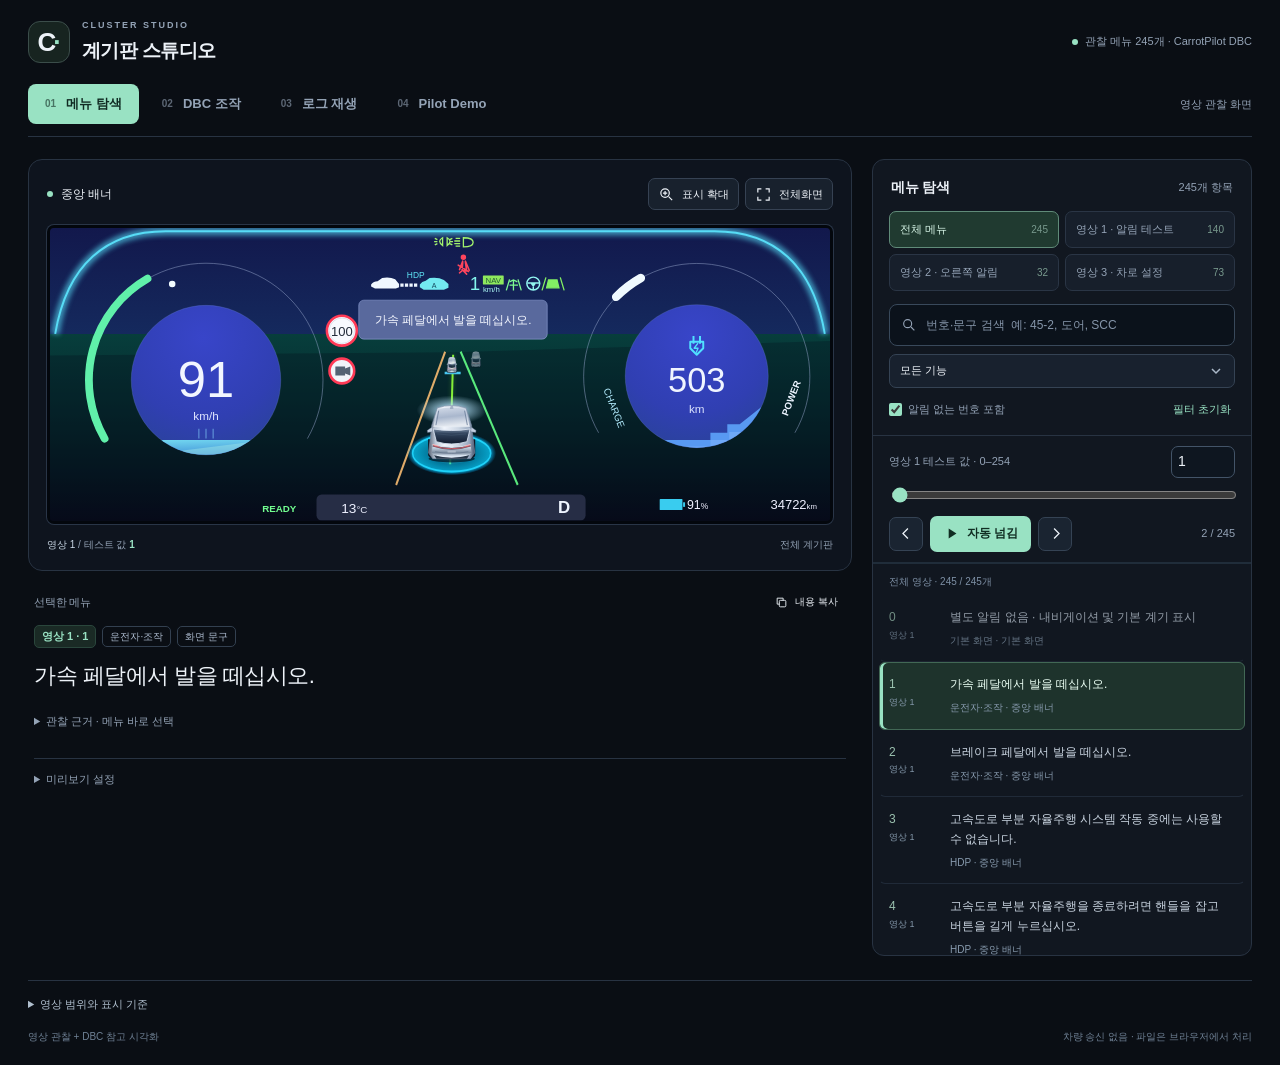
<file: index.html>
<!doctype html>
<html lang="ko"><head><meta charset="utf-8"><meta name="viewport" content="width=device-width, initial-scale=1"><meta name="theme-color" content="#080e19"><title>계기판 스튜디오 · 메뉴 / DBC / CAN 로그</title><meta name="description" content="세 개의 촬영 영상에서 확인한 일반 경고, 주행 보조, HDP, 차로 설정을 번호별로 살펴보는 계기판 시뮬레이터."><style>*{box-sizing:border-box}
:root{color-scheme:dark;--bg:#0a0e14;--panel:#111720;--line:#283342;--muted:#94a3b6;--text:#edf2f8;--accent:#99e2c3}
body{margin:0;background:var(--bg);color:var(--text);font:14px/1.55 -apple-system,BlinkMacSystemFont,"Segoe UI","Malgun Gothic",sans-serif}
button,input,select,textarea{font:inherit;color:inherit}button,select,summary{cursor:pointer}button{touch-action:manipulation}button:disabled{opacity:.35;cursor:default}
button:focus-visible,input:focus-visible,select:focus-visible,summary:focus-visible,a:focus-visible{outline:2px solid var(--accent);outline-offset:3px}
a{color:var(--accent)}svg{display:block}button svg{width:17px;height:17px;flex:none}[hidden],.hidden{display:none!important}
.app{max-width:1600px;margin:auto;padding:0 28px 20px}.masthead{height:84px;display:flex;align-items:center;justify-content:space-between;gap:20px}
.brand{display:flex;align-items:center;gap:12px;text-decoration:none;color:var(--text)}.brand-symbol{font-size:26px;font-weight:700;letter-spacing:-3px;width:42px;height:42px;border:1px solid #3b4d4a;border-radius:12px;background:#172420;display:grid;grid-auto-flow:column;place-content:center;padding-right:3px}.brand-symbol span{color:var(--accent)}
.eyebrow{font-size:9px;letter-spacing:2px;color:var(--muted);margin:0 0 3px;font-weight:600}h1{font-size:19px;letter-spacing:-.6px;margin:0;font-weight:650}.source-tag{font-size:11px;color:var(--muted);display:flex;align-items:center;gap:7px}.source-dot,.live-dot{width:6px;height:6px;border-radius:50%;background:var(--accent);flex:none}
.mode-nav{display:flex;align-items:center;gap:6px;border-bottom:1px solid var(--line);margin-bottom:22px;padding-bottom:12px}.mode-nav button{border:0;border-radius:8px;background:transparent;color:var(--muted);font-size:13px;font-weight:600;padding:10px 17px;display:flex;gap:10px;align-items:center}.mode-nav button:hover{background:#1b2530;color:#fff}.mode-nav button[aria-pressed=true]{background:var(--accent);color:#112b23}.mode-number{opacity:.6;font-size:10px;font-variant-numeric:tabular-nums}.workspace-status{margin-left:auto;color:var(--muted);font-size:11px}.workspace-status.active{color:var(--accent)}
.workspace{display:grid;grid-template-columns:minmax(0,1fr) 380px;align-items:start;gap:20px}.preview-column{min-width:0;position:sticky;top:20px}.control-column{min-width:0}.stage-card{background:#0e141e;border:1px solid var(--line);border-radius:14px;padding:15px}.stage-toolbar{display:flex;align-items:center;justify-content:space-between;gap:10px;margin-bottom:15px}.stage-heading{display:flex;align-items:center;gap:8px;min-width:0}.stage-heading strong{font-size:12px;font-weight:500}.stage-actions{display:flex;gap:6px;flex-shrink:0}.ghost-btn{display:inline-flex;align-items:center;justify-content:center;gap:7px;border:1px solid #364253;background:#18212d;border-radius:7px;padding:8px 10px;font-size:12px;min-height:36px;white-space:nowrap}.ghost-btn:hover{background:#253344;border-color:#5d7482}.ghost-btn[aria-pressed=true]{color:var(--accent);border-color:#698c80;background:#22372e}.stage-actions .ghost-btn{font-size:11px;padding:6px 9px;min-height:32px}
.cluster-wrap{position:relative;background:#050715;border:3px solid #03070d;border-radius:7px;overflow:hidden;box-shadow:0 0 0 1px #293547}.cluster-svg{width:100%;height:auto;aspect-ratio:8/3;background:#080e19;font-family:"Malgun Gothic","Apple SD Gothic Neo",sans-serif;font-weight:400}.cluster-svg #speed-text,.cluster-svg #range-dial text,.cluster-svg #test-value{font-family:"Segoe UI","Arial",sans-serif;font-variant-numeric:tabular-nums}.cluster-wrap.focused .cluster-svg{height:clamp(240px,33vw,430px);aspect-ratio:auto}.stage-caption{display:flex;justify-content:space-between;gap:8px;flex-wrap:wrap;margin-top:13px;font-size:10px;color:var(--muted)}.caption-key{color:#c9d7e5}.caption-code{color:var(--accent);font-variant-numeric:tabular-nums}.secondary-caption{display:none}
.stage-card:fullscreen{width:100%;height:100%;border:0;border-radius:0;background:#03070d;display:flex;flex-direction:column;justify-content:safe center;overflow:auto;padding:25px}.stage-card:fullscreen .cluster-wrap{width:100%;max-width:1800px;align-self:center;flex-shrink:0}.stage-card:fullscreen .cluster-svg{max-height:calc(100vh - 120px)}.stage-card:fullscreen .cluster-wrap.focused .cluster-svg{height:calc(100vh - 120px)}
.preview-info{padding-top:14px}.message-panel,.change-panel{padding:4px 6px}.panel-top{display:flex;justify-content:space-between;align-items:center;gap:10px;padding:17px 18px 12px}.panel-top h2{font-size:14px;font-weight:600;margin:0;letter-spacing:-.2px}.panel-top .count{font-size:11px;color:var(--muted)}.message-panel .panel-top,.change-panel .panel-top{padding:0 0 10px}.message-panel .panel-top h2,.change-panel .panel-top h2{font-size:11px;color:var(--muted);font-weight:500}.message-panel .panel-top .ghost-btn{padding:3px 7px;min-height:26px;font-size:10px;background:transparent;border-color:transparent}.message-panel .panel-top svg{width:13px;height:13px}.current-meta{display:flex;gap:6px;align-items:center;flex-wrap:wrap;margin:0 0 10px}.code-badge{color:var(--accent);font-size:11px;font-weight:600;background:#1a2a25;border:1px solid #2a463c;padding:2px 7px;border-radius:5px}.type-badge{font-size:10px;color:#acbace;border:1px solid #334050;padding:2px 7px;border-radius:5px;white-space:nowrap}.type-badge.uncertain{color:#edc78a;border-color:#6b5633;background:#2e2518}.current-text{font-size:22px;line-height:1.65;font-weight:500;letter-spacing:-.5px;margin:0;word-break:keep-all;overflow-wrap:anywhere}.selected-note{font-size:11px;line-height:1.7;color:var(--muted);margin:10px 0;overflow-wrap:anywhere}.selected-note:empty{display:none}.uncertain-note{color:#d9bc89}.source-line{font-size:11px;color:var(--muted);display:flex;gap:8px;flex-wrap:wrap;margin-top:12px}.selection-details{margin-top:14px;color:var(--muted);font-size:11px}.selection-details summary{padding:5px 0}.selection-details select{margin-top:6px}.selection-details label{display:none}.preview-settings{margin:18px 6px 0;border-top:1px solid var(--line);font-size:11px;color:var(--muted)}.preview-settings summary{padding:12px 0}.drive-controls{display:flex;align-items:center;gap:14px;padding:5px 0 10px}.speed-label{flex-shrink:0;font-size:11px}.speed-label strong{font-size:17px;color:var(--text);margin-left:7px}.speed-label small{margin-left:3px}.drive-controls input{flex:1;min-width:60px}
.browse-panel,.can-panel{border:1px solid var(--line);border-radius:12px;background:var(--panel);overflow:hidden}.bank-nav{display:grid;grid-template-columns:1fr 1fr;gap:6px;padding:0 16px 13px}.bank-tab{display:flex;align-items:center;justify-content:space-between;gap:6px;text-align:left;font-size:11px;color:var(--muted);background:#171f2b;border:1px solid #2a3545;border-radius:7px;padding:9px 10px;min-height:36px}.bank-tab:hover{background:#253140}.bank-tab[aria-selected=true]{border-color:#608b79;background:#203a30;color:#d9f7e9}.bank-count{font-size:10px;color:#78998d;font-variant-numeric:tabular-nums}.browse-search{padding:0 16px 13px}.search-field{position:relative}.search-field svg{position:absolute;width:16px;height:16px;left:12px;top:13px;stroke:var(--muted)}.search-input{width:100%;min-width:0;border:1px solid #39495b;border-radius:8px;background:#0b121b;padding:10px 12px 10px 36px;min-height:42px;font-size:12px}.search-input::placeholder{color:#8595a9}.filter-row{margin-top:8px}.filter-row select{min-height:34px;font-size:11px;padding-block:6px}.filter-options{display:flex;justify-content:space-between;align-items:center;gap:8px;font-size:11px;color:var(--muted);margin-top:9px}.filter-options label,.check-label{display:flex;align-items:center;gap:6px}.text-btn{background:none;border:0;color:var(--accent);font-size:11px;padding:4px}.text-btn:hover{text-decoration:underline}input[type=checkbox]{accent-color:var(--accent);margin:0}
select{width:100%;min-width:0;max-width:100%;background-color:#18212e;border:1px solid #354354;border-radius:7px;padding:10px 32px 10px 10px;font-size:12px;min-height:40px;appearance:none;background-image:url("data:image/svg+xml,%3Csvg xmlns='http://www.w3.org/2000/svg' width='16' height='16' fill='none' stroke='%23aab8c8' stroke-width='1.5'%3E%3Cpath d='m4 6 4 4 4-4'/%3E%3C/svg%3E");background-position:right 10px center;background-repeat:no-repeat}input[type=range]{accent-color:var(--accent);width:100%;min-width:0;height:18px;cursor:pointer}input[type=number]{background:#0e1620;border:1px solid #435468;border-radius:7px;padding:7px;min-width:0;font-variant-numeric:tabular-nums}
.code-controls{border-top:1px solid var(--line);display:grid;grid-template-columns:1fr 64px;gap:6px 10px;padding:10px 16px 0;align-items:center}.code-controls label{font-size:11px;color:var(--muted)}.code-controls input[type=number]{width:64px;font-size:14px;padding:4px 6px}.code-controls input[type=range]{grid-column:1/-1}.code-controls small{display:none}.playback{display:flex;align-items:center;gap:7px;padding:10px 16px}.nav-btn{width:34px;height:34px;display:grid;place-items:center;border-radius:7px;border:1px solid #354354;background:#1a2431}.nav-btn:hover{background:#2a3848}.play-btn{border:0;border-radius:7px;background:var(--accent);color:#102d22;font-size:12px;font-weight:600;min-height:36px;padding:8px 13px;display:inline-flex;align-items:center;justify-content:center;gap:7px}.play-btn:hover{background:#b8f3d9}.position{margin-left:auto;font-size:11px;color:var(--muted);font-variant-numeric:tabular-nums}.play-progress{height:2px;background:#202d3a}.play-progress span{height:100%;width:0;display:block;background:var(--accent)}.play-progress .running{animation:play-progress 4.5s linear infinite}@keyframes play-progress{to{width:100%}}
.filter-summary{margin:0;padding:10px 16px 6px;color:#7e90a5;font-size:10px}.message-list{max-height:440px;overflow:auto;overscroll-behavior:contain;scrollbar-width:thin;scrollbar-color:#3c5062 transparent;padding:0 6px 6px}.message-item{display:flex;align-items:flex-start;gap:9px;width:100%;border:1px solid transparent;border-bottom-color:#202a38;border-radius:6px;background:transparent;text-align:left;padding:12px 9px;color:#c9d4e0}.message-item:hover{background:#1b2836}.message-item[aria-current=true]{background:#1e332c;border-color:#426855;color:#ebfff4;box-shadow:inset 3px 0 var(--accent)}.item-code{flex:0 0 52px;font-size:12px;color:#9bc2af;font-variant-numeric:tabular-nums}.item-code small{display:block;color:#8599ab;font-size:9px;margin-top:2px}.item-text{font-size:12px;line-height:1.65;overflow-wrap:anywhere;word-break:keep-all}.item-text small{display:block;color:#879aad;font-size:10px;margin-top:5px}.navigation-item{opacity:.7}.empty-result{font-size:13px;color:var(--muted);padding:16px;line-height:1.8}
.panel-intro{font-size:12px;color:var(--muted);padding:0 18px;margin:0 0 14px}.can-start{display:flex;align-items:center;justify-content:space-between;gap:8px;margin:0 16px 16px;padding-bottom:16px;border-bottom:1px solid var(--line)}.can-start>span{font-size:10px;color:#81948b}.can-start .ghost-btn{font-size:11px;background:#1b2b24;border-color:#345143;color:#c5e9d9}.quick-signals{display:grid;grid-template-columns:repeat(3,1fr);gap:6px;margin:0 16px 16px}.quick-signals button,.value-presets button{background:#192330;border:1px solid #354457;border-radius:6px;color:#bbcad9;font-size:11px;padding:8px 5px;min-height:34px}.quick-signals button:hover,.value-presets button:hover{background:#304438}.quick-signals button[aria-pressed=true],.value-presets button[aria-pressed=true]{color:#d9ffe9;border-color:#7baf98;background:#284a3a}.can-fields{margin:0 16px;display:grid;gap:10px}.can-fields label{font-size:11px;color:var(--muted)}.can-fields select{display:block;margin-top:5px}.can-fields .check-label{margin:0;font-size:10px}.signal-editor{margin:16px;border:1px solid #3c5148;background:#15251e;border-radius:10px;padding:14px}.signal-title{display:flex;justify-content:space-between;align-items:center;gap:8px}.signal-title strong{font-size:15px}.signal-title .type-badge{font-size:9px}.mono{font:10px/1.6 Consolas,monospace;color:#92b5a2;margin:3px 0 12px;overflow-wrap:anywhere}.select-label{display:block;color:var(--muted);font-size:11px;margin-bottom:6px}.select-label span{font-size:10px;color:#7d9b8d}.value-controls{display:grid;grid-template-columns:34px minmax(0,1fr) 34px 62px;gap:6px}.value-controls input{text-align:center;font-size:22px;height:44px}.value-controls .ghost-btn{padding:4px;background:#223a2d;border-color:#496453;font-size:20px}.value-presets{display:flex;flex-wrap:wrap;gap:5px;margin-top:12px}.value-presets button{font-size:10px;padding:6px 9px;min-height:30px}.signal-editor #can-value-label{font-size:11px;color:#a4c7b3;margin:12px 0 0;overflow-wrap:anywhere}.can-status{font-size:11px;line-height:1.8;color:#bbc9d7;background:#0e141e;border-left:2px solid #638f7a;margin:16px;padding:10px 12px;overflow-wrap:anywhere}.can-status.error{border-color:#fa9b83;color:#ffb3a0}.preview-toggle{display:flex;gap:7px;align-items:center;font-size:11px;color:var(--muted);margin:16px}.advanced{border-top:1px solid var(--line);font-size:11px;color:var(--muted)}.advanced summary{padding:13px 16px}.advanced-body{padding:0 16px 16px;overflow-wrap:anywhere}.advanced-body p{line-height:1.8}.advanced-body pre{white-space:pre-wrap;overflow-wrap:anywhere;font:10px/1.8 monospace}.advanced textarea{width:100%;display:block;background:#0b111a;border:1px solid #354354;border-radius:6px;padding:9px;font:11px/1.8 monospace;resize:vertical;margin:6px 0 9px}.can-table-wrap{max-height:350px;overflow:auto;margin-top:14px;border:1px solid var(--line);border-radius:6px}.can-table{border-collapse:collapse;width:100%;min-width:540px;font-size:10px;text-align:left}.can-table caption{text-align:left;padding:10px}.can-table td,.can-table th{padding:8px;border-bottom:1px solid var(--line)}.can-table th{background:#1c2938;position:sticky;top:0}.can-table tr.changed{background:#274737;color:#d5ffe8}.can-table td:first-child{font-family:monospace}
.file-drop{display:block;margin:0 16px 16px;border:1px dashed #537664;background:#15251e;border-radius:9px;padding:16px;text-align:center;color:#d7efdf;font-size:13px;font-weight:600}.file-drop>span{display:block;font-size:10px;color:#96b4a2;font-weight:400;margin-top:3px}.file-drop input{width:100%;font-size:10px;margin-top:13px;color:var(--muted)}.file-drop input::file-selector-button{border:1px solid #567160;border-radius:5px;padding:6px 10px;background:#2a4133;color:#e5f7ec;cursor:pointer;margin-right:8px}.log-timeline{margin:0 16px 16px;padding:14px;background:#1a2430;border:1px solid #3a4758;border-radius:9px}.log-top{display:flex;align-items:center;justify-content:space-between;font-size:11px;color:var(--muted);margin-bottom:8px}.log-top label{display:flex;align-items:center;gap:6px}.log-top select{width:125px;font-size:11px;min-height:32px;padding-block:5px}.log-top strong{color:var(--accent);font-weight:500}.log-buttons{display:flex;justify-content:space-between;gap:6px;margin-top:8px}.log-buttons .ghost-btn{font-size:11px}.log-help{font-size:10px;color:var(--muted);margin:10px 0 0;text-align:center}.change-list{display:grid;grid-template-columns:1fr 1fr;gap:7px}.change-item{background:#16221d;border:1px solid #304b3d;border-radius:8px;padding:10px 12px;display:flex;justify-content:space-between;align-items:center;gap:10px}.change-item strong{font-size:12px;font-weight:500}.change-item small{display:block;font-size:9px;color:#8baa99;overflow-wrap:anywhere}.change-item span{color:#9ce4bb;white-space:nowrap;font-size:16px;font-variant-numeric:tabular-nums}.change-item span small{font-size:10px;color:#7b9987;display:inline}.muted{color:var(--muted);font-size:12px;grid-column:1/-1}.mapping-note{font-size:10px;color:#8da296;margin:12px 0 0}
.source-details{font-size:11px;color:var(--muted);margin-top:24px;border-top:1px solid var(--line);padding-top:15px}.source-details summary{color:#b0bfce}.source-details p{max-width:1050px;line-height:1.9}.inventory-line{display:flex;flex-wrap:wrap;gap:15px;font-size:11px}.footer{display:flex;justify-content:space-between;gap:12px;color:#6f8195;font-size:10px;margin-top:16px}.toast{position:fixed;bottom:24px;left:50%;transform:translate(-50%,14px);background:#d4efdf;color:#11291b;border-radius:8px;padding:10px 16px;max-width:calc(100vw - 24px);font-size:12px;opacity:0;pointer-events:none;transition:opacity .15s,transform .15s;z-index:30}.toast.visible{opacity:1;transform:translate(-50%,0)}.sr-only{position:absolute;width:1px;height:1px;padding:0;margin:-1px;overflow:hidden;clip:rect(0,0,0,0);white-space:nowrap;border:0}
.cluster-wrap.motion .road-dashes{animation:flow 1.35s linear infinite}.cluster-wrap.motion .aura{animation:aura 3s ease-in-out infinite}.cluster-wrap.motion .lead-car{animation:float-car 4s ease-in-out infinite}@keyframes flow{to{stroke-dashoffset:-76}}@keyframes aura{50%{opacity:.65}}@keyframes float-car{50%{opacity:.82}}
@media(min-width:1101px){.message-list{max-height:calc(100dvh - 540px);min-height:200px}.stage-card{padding:18px}.preview-column{top:22px}}
@media(max-width:1100px){.app{padding:0 18px 20px}.workspace{grid-template-columns:minmax(0,1fr) 340px;gap:14px}.stage-card{padding:11px}.stage-actions .ghost-btn{font-size:10px;padding:5px 7px}.stage-heading strong{font-size:10px}.stage-actions svg{width:14px;height:14px}.current-text{font-size:19px}.change-list{grid-template-columns:1fr}.source-tag{font-size:10px}}
@media(max-width:900px){.app{padding:0 16px 20px}.masthead{height:70px}.mode-nav{margin-bottom:14px}.workspace{display:block;position:relative}.preview-column{display:contents}.stage-card{position:sticky;top:0;z-index:5;box-shadow:0 8px 20px #0004}.preview-info{padding:14px 4px}.control-column{margin-top:4px}.cluster-svg{max-height:31vh;min-height:120px}.cluster-wrap.focused .cluster-svg{height:31vh;min-height:190px}.stage-heading strong{font-size:12px}.stage-actions .ghost-btn{font-size:11px}.preview-settings{margin-top:12px}.preview-settings summary{padding:8px 0}.current-text{font-size:18px}.message-panel{padding:0}.message-panel .panel-top{display:flex}.current-meta{margin-bottom:7px}.selected-note{font-size:10px;margin:7px 0}.selection-details{margin-top:7px}.change-list{grid-template-columns:1fr 1fr}.bank-nav{grid-template-columns:repeat(4,minmax(0,1fr))}.message-list{max-height:410px}.can-fields{grid-template-columns:1fr 1fr}.check-label{grid-column:1/-1}.quick-signals{grid-template-columns:repeat(6,1fr)}.can-status{margin-top:12px}.source-details{margin-top:18px}}
@media(max-width:600px){.app{padding:0 10px 18px}.masthead{height:65px}.brand-symbol{width:35px;height:35px;font-size:23px;border-radius:9px}.brand{gap:9px}h1{font-size:17px}.eyebrow{font-size:8px}.source-tag{display:none}.mode-nav{gap:4px;margin-bottom:10px;padding-bottom:10px}.mode-nav button{flex:1;justify-content:center;padding:9px 6px;font-size:12px;gap:5px}.mode-number{font-size:9px}.workspace-status{display:none}.stage-card{padding:9px;border-radius:10px;top:0}.stage-toolbar{margin-bottom:9px;gap:6px}.stage-heading strong{font-size:10px}.stage-actions{gap:4px}.stage-actions .ghost-btn{font-size:10px;min-height:28px;padding:4px 6px;gap:4px}.stage-actions svg{width:12px;height:12px}.stage-caption{margin-top:8px;font-size:9px}.cluster-wrap{border-width:2px}.cluster-svg{max-height:27vh}.cluster-wrap.focused .cluster-svg{height:27vh;min-height:160px}.preview-info{padding:12px 3px}.current-text{font-size:16px}.current-meta{gap:4px}.type-badge,.code-badge{font-size:9px}.selected-note{line-height:1.6}.preview-settings{margin:10px 0 0}.bank-nav{grid-template-columns:1fr 1fr}.quick-signals{grid-template-columns:repeat(3,1fr)}.can-fields{grid-template-columns:1fr}.change-list{grid-template-columns:1fr 1fr}.change-item{padding:8px;display:block}.change-item strong{font-size:11px}.change-item span{font-size:16px;display:block;margin-top:4px}.change-item span small{display:inline}.footer{display:block;font-size:9px}.footer span{display:block;margin-top:3px}.drive-controls{gap:7px}.drive-controls .ghost-btn{font-size:10px;padding:6px}.speed-label{font-size:10px}.speed-label strong{font-size:14px}}
@media(prefers-reduced-motion:reduce){*,*::before,*::after{animation:none!important;transition:none!important}}

/* Pilot Demo is loaded only when its workspace is selected. */
.pilot-feedback{display:none;margin-top:14px;padding:15px 17px;border:1px solid #345143;border-radius:10px;background:#13231d}.app[data-mode=pilot] .pilot-feedback{display:block}.pilot-feedback>span{font-size:10px;color:var(--muted)}.pilot-feedback p{font-size:14px;line-height:1.8;margin:6px 0 0;color:#d4f4e4;overflow-wrap:anywhere}
.app[data-mode=pilot] .workspace{grid-template-columns:minmax(0,1fr) minmax(430px,.85fr)}
.pilot-controls{display:grid;grid-template-columns:1fr 1fr auto;align-items:end;gap:9px;margin:12px 16px}.pilot-controls label{font-size:11px;color:var(--muted)}.pilot-controls input{display:block;width:100%;margin-top:5px;min-height:39px}.pilot-controls button{min-height:39px}.pilot-hint{font-size:10px;color:var(--muted);margin:0 16px;line-height:1.8}.pilot-effect{margin:12px 16px;color:var(--accent);font-size:12px;overflow-wrap:anywhere}.pilot-links{display:flex;justify-content:space-between;gap:10px;margin:12px 16px;font-size:10px;color:var(--muted);overflow-wrap:anywhere}#pilot-frame{display:block;width:100%;height:680px;border:0;border-top:1px solid var(--line);background:#111}#pilot-panel>.mapping-note{margin:12px 16px}
@media(max-width:900px){.app[data-mode=pilot] .workspace{display:block}.mode-nav .workspace-status{display:none}}
@media(max-width:600px){.mode-nav button{font-size:11px;gap:3px;padding-inline:3px}.mode-number{display:none}.pilot-controls{grid-template-columns:1fr 1fr}.pilot-controls button{grid-column:1/-1}#pilot-frame{height:620px}}
</style></head>
<body><div class="app" id="cluster-app" data-mode="menu">
<header class="masthead"><a class="brand" href="#" aria-label="계기판 스튜디오 처음으로"><span class="brand-symbol" aria-hidden="true">C<span>·</span></span><div><p class="eyebrow">CLUSTER STUDIO</p><h1>계기판 스튜디오</h1></div></a><span class="source-tag"><span class="source-dot"></span>관찰 메뉴 245개 · CarrotPilot DBC</span></header>
<nav class="mode-nav" aria-label="작업 모드"><button type="button" data-mode="menu" aria-pressed="true"><span class="mode-number">01</span> 메뉴 탐색</button><button type="button" data-mode="dbc" aria-pressed="false"><span class="mode-number">02</span> DBC 조작</button><button type="button" data-mode="log" aria-pressed="false"><span class="mode-number">03</span> 로그 재생</button><button type="button" data-mode="pilot" aria-pressed="false"><span class="mode-number">04</span> Pilot Demo</button><span class="workspace-status" id="workspace-status">영상 관찰 화면</span></nav>
<main class="workspace"><div class="preview-column"><section class="stage-card" id="stage-card" aria-label="계기판 미리보기"><div class="stage-toolbar"><div class="stage-heading"><span class="live-dot" aria-hidden="true"></span><strong id="surface-title">중앙 배너</strong></div><div class="stage-actions"><button class="ghost-btn" type="button" id="focus-btn" aria-pressed="false"><svg viewBox="0 0 24 24" fill="none" stroke="currentColor" stroke-width="1.7" aria-hidden="true"><circle cx="10" cy="10" r="6"/><path d="m15 15 5 5M7 10h6m-3-3v6"/></svg><span>표시 확대</span></button><button class="ghost-btn" type="button" id="fullscreen-btn" aria-label="계기판 전체화면"><svg viewBox="0 0 24 24" fill="none" stroke="currentColor" stroke-width="1.7" aria-hidden="true"><path d="M4 9V4h5m6 0h5v5m0 6v5h-5M9 20H4v-5"/></svg><span>전체화면</span></button></div></div><div class="cluster-wrap" id="cluster-wrap"><svg class="cluster-svg" id="cluster-svg" viewBox="0 0 1200 450" role="img" aria-labelledby="cluster-title cluster-desc">
        <title id="cluster-title">전체 메뉴 계기판 미리보기</title><desc id="cluster-desc">영상에서 확인한 메뉴의 계기판 표시 예시입니다.</desc>
        <defs>
          <linearGradient id="screen-bg" x2="0" y2="1"><stop stop-color="#12184c"/><stop offset=".42" stop-color="#152c60"/><stop offset="1" stop-color="#080b1c"/></linearGradient>
          <linearGradient id="land-bg" x2="0" y2="1"><stop stop-color="#073e3c"/><stop offset=".55" stop-color="#052328"/><stop offset="1" stop-color="#070a19"/></linearGradient>
          <radialGradient id="dial-fill" cx=".48" cy=".22" r=".9"><stop stop-color="#3845c9"/><stop offset=".6" stop-color="#303fb2"/><stop offset="1" stop-color="#284393"/></radialGradient>
          <linearGradient id="dial-foot" x2=".3" y2="1"><stop stop-color="#76ddf2"/><stop offset="1" stop-color="#3c89d4"/></linearGradient>
          <linearGradient id="car-metal"><stop stop-color="#5b6577"/><stop offset=".15" stop-color="#bdc9d8"/><stop offset=".34" stop-color="#f0f4fb"/><stop offset=".65" stop-color="#cbd5e3"/><stop offset=".88" stop-color="#98a8bf"/><stop offset="1" stop-color="#48566d"/></linearGradient>
          <linearGradient id="car-roof" x2=".2" y2="1"><stop stop-color="#d6deeb"/><stop offset=".55" stop-color="#a9b7cd"/><stop offset="1" stop-color="#e4e9f0"/></linearGradient>
          <linearGradient id="windscreen" x2="0" y2="1"><stop stop-color="#7b8ca4"/><stop offset=".28" stop-color="#33465f"/><stop offset="1" stop-color="#101b2d"/></linearGradient>
          <linearGradient id="car-tail" x2="0" y2="1"><stop stop-color="#fafcff"/><stop offset=".35" stop-color="#bac8d8"/><stop offset=".7" stop-color="#7b8c9f"/><stop offset="1" stop-color="#dce6f3"/></linearGradient>
          <radialGradient id="halo"><stop stop-color="#9eeaff" stop-opacity=".8"/><stop offset=".5" stop-color="#00c6ff" stop-opacity=".55"/><stop offset=".86" stop-color="#07cfff" stop-opacity=".75"/><stop offset="1" stop-color="#00aaff" stop-opacity="0"/></radialGradient>
          <radialGradient id="car-headlight"><stop stop-color="#fff" stop-opacity=".95"/><stop offset=".4" stop-color="#b8e6ff" stop-opacity=".65"/><stop offset="1" stop-color="#b8e6ff" stop-opacity="0"/></radialGradient>
          <filter id="light-glow" x="-100%" y="-100%" width="300%" height="300%"><feGaussianBlur stdDeviation="4"/></filter>
          
          <clipPath id="screen-clip"><rect width="1200" height="450"/></clipPath>
          <clipPath id="left-dial-clip"><circle cx="240" cy="234" r="115"/></clipPath>
          <clipPath id="right-dial-clip"><circle cx="995" cy="228" r="110"/></clipPath>
          <symbol id="vehicle" viewBox="0 0 130 150" preserveAspectRatio="none">
            <ellipse cx="65" cy="138" rx="50" ry="9" fill="#010711" opacity=".65"/>
            <path d="M14 91v39q3 8 10 7h6V91Zm86 0v46h7q9-1 9-9V91Z" fill="#101725"/>
            <path d="M15 124 22 57 34 15Q65 4 96 15l12 42 7 67-9 14H24Z" fill="url(#car-metal)" stroke="#7a8ca7" stroke-width="1.4"/>
            <path d="m35 18-9 43 78 0-9-43Q65 9 35 18Z" fill="url(#car-roof)" stroke="#f5f8ff" stroke-opacity=".65"/>
            <path d="m37 22-6 35m62-35 6 35" fill="none" stroke="#71839e" stroke-width="2"/>
            <path d="M61 18h8l-1-7h-5Z" fill="#a3b0c5"/>
            <path d="M25 66q40 8 80 0l-7 31q-33 11-66 0Z" fill="url(#windscreen)" stroke="#d9e3f0" stroke-width="2"/>
            <path d="M32 72q33 7 66 0M34 78q31 7 62 0" fill="none" stroke="#8598ae" opacity=".3"/>
            <path d="M24 103q41 14 82 0l2 22-9 7H31l-9-7Z" fill="url(#car-tail)"/>
            <path d="M24 107q41 15 82 0" fill="none" stroke="#4b5265" stroke-width="4"/>
            <path d="M25 107q40 14 80 0" fill="none" stroke="#eb5b62" stroke-width="1.8"/>
            <path d="m24 104 13 4m56 0 13-4" stroke="#ff9c9d" stroke-width="2"/>
            <path d="M29 121q36 9 72 0" fill="none" stroke="#65758b" stroke-width="1.5"/>
            <path d="M27 130q38 11 76 0l-5 8H32Z" fill="#273648"/>
            <path d="M33 130q32 7 64 0" fill="none" stroke="#dde8f4" stroke-width="2"/>
            <rect x="56" y="118" width="18" height="5" rx="1" fill="#aebac9"/>
            <ellipse cx="65" cy="109" rx="4" ry="1.5" fill="none" stroke="#f2f6fc"/>
            <path d="m22 62-10 8 1 5 10-2m85-11 10 8-1 5-10-2" fill="#c4d0e1" stroke="#596b83"/>
          </symbol>
          <symbol id="steering" viewBox="0 0 30 30"><circle cx="15" cy="15" r="11" fill="none" stroke="currentColor" stroke-width="2.5"/><path d="M5 14h20M15 15v11m-3-11 3 4 3-4" fill="none" stroke="currentColor" stroke-width="2.5"/></symbol>
          <symbol id="person-seat" viewBox="0 0 100 105"><g fill="none" stroke="currentColor" stroke-width="3.2" stroke-linecap="round" stroke-linejoin="round"><circle cx="61" cy="14" r="9"/><path d="m53 29-11 25 14 10-16 30m17-65 8 27-7 20-8 22M28 32l-8 32 16 5m29-43 13 4-4 48H52M16 15h25v8H16m12 10 13 12"/></g></symbol>
        <linearGradient id="camera-sky" x2="0" y2="1"><stop stop-color="#6584a1"/><stop offset=".5" stop-color="#a4b2ba"/><stop offset=".51" stop-color="#657078"/><stop offset="1" stop-color="#3b434e"/></linearGradient><clipPath id="camera-clip"><circle cx="980" cy="272" r="148"/></clipPath></defs>
        <g clip-path="url(#screen-clip)">
          <rect width="1200" height="450" fill="url(#screen-bg)"/>
          <path d="M0 163H1200V450H0Z" fill="url(#land-bg)"/>
          <path d="M0 196 620 191 1200 174V450H0Z" fill="#040e1c" opacity=".28"/>
          <path id="top-glow" d="M8 163C26 56 87 5 178 5H1022C1113 5 1174 56 1192 163" fill="none" stroke="#30d4ff" stroke-width="13" opacity=".6" filter="url(#light-glow)"/>
          <path id="top-line" d="M8 163C26 56 87 5 178 5H1022C1113 5 1174 56 1192 163" fill="none" stroke="#70eeff" stroke-width="3"/>
          <g opacity=".65" stroke="#93a2c8" stroke-width="1.2" fill="none"><path d="M84 324A180 180 0 1 1 396 324"/><path d="M844 315A174 174 0 1 1 1146 315"/></g>
          <path d="M84 324A180 180 0 0 1 150 78" fill="none" stroke="#60f0aa" stroke-width="12" stroke-linecap="round"/>
          <circle cx="188" cy="86" r="5" fill="#f1fbff"/>
          <circle cx="240" cy="234" r="115" fill="url(#dial-fill)" stroke="#7188d4" stroke-opacity=".4"/>
          <g clip-path="url(#left-dial-clip)"><path d="M120 326H360V355H120Z" fill="url(#dial-foot)"/><path d="m151 349 185-23h24v25Z" fill="#99e4e7" opacity=".5"/></g>
          <text id="speed-text" font-family="Segoe UI,Arial,sans-serif" x="240" y="260" text-anchor="middle" font-size="78" font-weight="300" fill="#f2f6ff">91</text>
          <text x="240" y="296" text-anchor="middle" font-size="18" fill="#e0e6ff">km/h</text>
          <path d="M229 309v15m11-15v15m11-15v15" stroke="#79bcf0" stroke-width="2" opacity=".6"/>
          <g id="range-dial" font-family="Segoe UI,Arial,sans-serif">
            <circle cx="995" cy="228" r="110" fill="url(#dial-fill)" stroke="#7188d4" stroke-opacity=".4"/>
            <g clip-path="url(#right-dial-clip)"><path d="M877 326h139v-11h26v-13h19l45-36v80H877Z" fill="#5899f2"/><path d="M877 336h139v-10h29v-12h20l41-29v61H877Z" fill="#91c0ff" opacity=".4"/></g>
            <g transform="translate(995 180)" stroke="#50e1ff" stroke-width="3" fill="none" stroke-linejoin="round"><path d="M-5-14v12m10-12v12M-10-5h20v10L0 15-10 5Z"/><path d="m2-3-6 8h6l-3 7" stroke-width="2"/></g>
            <text x="995" y="253" fill="#f0f5ff" text-anchor="middle" font-size="53" font-weight="400">503</text>
            <text x="995" y="285" fill="#dce4ff" text-anchor="middle" font-size="18">km</text>
            <text transform="translate(851 249) rotate(68)" fill="#b4edff" font-size="15">CHARGE</text>
            <text transform="translate(1135 290) rotate(-69)" fill="#edf4ff" font-size="15" font-weight="600">POWER</text>
            <path d="M871 106A174 174 0 0 1 909 77" fill="none" stroke="#f0faff" stroke-width="13" stroke-linecap="round"/>
          </g>
          <g id="road-scene" transform="translate(159  -25) scale(.77 .936)">
  <g id="lane-lines">
    <path id="lane-left-fill" d="M550 230 583 230 485 449 360 449Z" fill="#82ef39" opacity=".26" style="display:none"/>
    <path id="lane-right-fill" d="M614 230 647 230 853 449 728 449Z" fill="#82ef39" opacity=".26" style="display:none"/>
    <path id="lane-center-fill" d="M583 230 614 230 728 449 485 449Z" fill="#82ef39" opacity=".24" style="display:none"/>
    <path id="lane-left" class="road-dashes" d="M583 230 485 449" fill="none" stroke="#d6e4f5" stroke-width="4"/>
    <path id="lane-right" class="road-dashes" d="M614 230 728 449" fill="none" stroke="#d6e4f5" stroke-width="4" stroke-dasharray="42 26"/>
    <path id="lane-left-double" class="road-dashes" d="M577 230 472 449" fill="none" stroke="#d6e4f5" stroke-width="3" style="display:none"/>
    <path id="lane-right-double" class="road-dashes" d="M620 230 741 449" fill="none" stroke="#d6e4f5" stroke-width="3" style="display:none"/>
  </g>
  <path id="drive-path-glow" d="M599 235 593 415" fill="none" stroke="#6be72c" stroke-width="7" opacity=".18" filter="url(#light-glow)"/>
  <path id="drive-path" d="M599 235 593 415" fill="none" stroke="#72ef33" stroke-width="4"/>
  <path d="M582 265h32" stroke="#48c7f0" stroke-width="4"/>
  <g id="surrounding-cars" opacity=".55"><use href="#vehicle" x="632" y="228" width="25" height="29"/></g>
  <use id="lead-car" class="lead-car" href="#vehicle" x="584" y="237" width="25" height="29" opacity=".95"/>
  <path id="lane-arrow-left" d="M579 355q-63-34-100-8m13-18-17 19 24 9" fill="none" stroke="#7ce842" stroke-width="7" stroke-linecap="round" stroke-linejoin="round" style="display:none"/>
  <path id="lane-arrow-right" d="M617 355q63-34 100-8m-13-18 17 19-24 9" fill="none" stroke="#7ce842" stroke-width="7" stroke-linecap="round" stroke-linejoin="round" style="display:none"/>
  <g id="wave-left" fill="none" stroke="#ff4f49" stroke-width="5" opacity=".9" style="display:none"><path d="M527 391q-27 25 0 49m-14-54q-36 29 0 60m-13-65q-44 34 0 71"/></g><g id="wave-right" fill="none" stroke="#ff4f49" stroke-width="5" opacity=".9" style="display:none"><path d="M665 391q27 25 0 49m14-54q36 29 0 60m13-65q44 34 0 71"/></g><g id="ego-group"><ellipse id="ego-aura" class="aura" cx="596" cy="397" rx="89" ry="36" fill="url(#halo)"/><ellipse id="ego-ring" class="aura" cx="596" cy="397" rx="78" ry="30" fill="none" stroke="#22d8ff" stroke-width="3" opacity=".9"/><ellipse cx="596" cy="326" rx="70" ry="24" fill="url(#car-headlight)"/><use href="#vehicle" x="536" y="312" width="120" height="102"/></g>
</g>
<g transform="translate(591 15)" stroke="#a2f36d" fill="none" stroke-width="2">
  <path d="M13 0Q4 5 13 12V0Zm7 0q9 5 0 12V0ZM1 1l4 2M0 6h5m-4 5 4-2m23-8-4 2m5 3h-5m4 5-4-2"/>
  <path d="M45 0q15 0 15 7t-15 7ZM40 1h-7m7 4h-9m9 4h-9m9 4h-7"/>
</g>
<g id="reference-seatbelt" transform="translate(630 43)" fill="none" stroke="#ff455d" stroke-width="2.4" stroke-linecap="round" stroke-linejoin="round"><circle cx="6" cy="2" r="3" fill="#ff455d"/><path d="m5 8-5 13m9-13 6 14M5 10l-1 12 7 1-2-14M0 26l5-4 6 6M-2 14l16 10"/></g>
          <g id="top-status" transform="translate(494 72)">
            <path d="M0 15q4-5 10-5l7-5q12-2 20 2l6 7v5l-5 2H6l-6-3Z" fill="#f1f8ff"/><path d="M45 16h27" stroke="#edf6ff" stroke-width="5" stroke-dasharray="5 2"/>
            <text id="top-system" x="55" y="5" font-size="13" fill="#7fecf5">HDP</text>
            <path d="M75 15q3-5 9-6l6-4q13-2 22 3l7 6v6l-7 3H81l-6-4Z" fill="#73eaf0"/>
            <text x="97" y="20" text-anchor="middle" font-size="11" fill="#184d61">A</text>
            <text id="test-value" font-family="Segoe UI,Arial,sans-serif" x="168" y="24" text-anchor="end" font-size="29" font-weight="400" fill="#83f5ed">1</text>
            <rect x="172" y="1" width="32" height="14" rx="1" fill="#8ee95d"/><text x="188" y="12" text-anchor="middle" font-size="12" fill="#265b37">NAV</text>
            <text x="172" y="27" font-size="12" fill="#adf7f5">km/h</text>
            <g transform="translate(213 7)" stroke="#7dfb91" fill="none" stroke-width="2"><path d="m0 0-5 17m18-17 5 17M0 9h13m-7-8v16"/><path d="m0 4 6-3 6 3"/></g>
            <use id="top-steering" href="#steering" x="236" y="0" width="27" height="27" style="color:#91f6f0"/>
            <path d="m269 4-6 20m28-20 6 20M273 8h13l3 12h-19Z" fill="#82ef64" stroke="#82ef64" stroke-width="2"/>
          </g>
          <g transform="translate(449 158)"><circle r="23" fill="#f8faff" stroke="#ff3a56" stroke-width="4"/><circle r="19.5" fill="none" stroke="#b8c5d2" stroke-width=".7"/><text id="speed-sign-text" y="8" text-anchor="middle" font-size="20" font-weight="400" fill="#222b3a">100</text></g>
          <g id="nav-banner"><rect x="475" y="111" width="290" height="60" rx="8" fill="#4c598e" stroke="#8c9ed0"/><path d="m494 145 0-14 12 0m-11 1 7-7m-7 7 7 7" stroke="#6cdeff" stroke-width="4" fill="none" stroke-linecap="round" stroke-linejoin="round"/><text x="518" y="150" font-size="22" fill="#f2f6ff">1.6 km</text><path d="M608 123v34" stroke="#90acc2" opacity=".5"/><text x="626" y="149" font-size="19" fill="#e1e9ff">좌회전</text></g>
          <g id="center-message"><rect id="center-box" x="475" y="111" width="290" height="60" rx="8" fill="#59699d" stroke="#9caee2" stroke-opacity=".65" stroke-width="1.2"/><text id="center-message-text" text-anchor="middle" fill="#f4f7ff" font-size="18" font-weight="400"></text></g>
          <g id="right-message" transform="translate(15 -44)"><circle cx="980" cy="272" r="151" fill="#172433" fill-opacity=".96" stroke="#e0f3ff" stroke-width="5" id="message-ring"/><text id="right-message-text" text-anchor="middle" fill="#f5f8ff" font-size="20" font-weight="400"></text><text id="right-hdp" x="980" y="345" text-anchor="middle" font-size="62" font-weight="500" letter-spacing="-2" fill="#6de5ff">HDP</text><use id="right-steering" href="#steering" x="931" y="287" width="98" height="98" style="color:#d9eaf8;display:none"/>
<g id="right-cruise" style="display:none" fill="none" stroke="#dcebf5" stroke-width="5" stroke-linecap="round"><path d="M930 351a51 51 0 1 1 100 0M980 340l26-28M941 324l8 5m27-37v11m42 18-9 6"/><circle cx="980" cy="340" r="7" fill="#dcebf5"/></g>
<g id="right-lead" style="display:none"><path d="M937 382 957 297m66 85-20-85" fill="none" stroke="#8d9eaf" stroke-width="3"/><use href="#vehicle" x="953" y="335" width="54" height="62"/><use href="#vehicle" x="962" y="289" width="36" height="42"/><path d="M980 286v-18m-8 8 8-9 8 9" stroke="#59e0ff" stroke-width="5" fill="none" stroke-linejoin="round"/></g>
<g id="right-triangle" style="display:none" fill="none" stroke="#ffd34d" stroke-width="5" stroke-linejoin="round"><path d="m980 290 52 86H928Z"/><path d="M980 318v27" stroke-linecap="round"/><circle cx="980" cy="360" r="3" fill="#ffd34d"/></g>
<g id="right-front-warning" style="display:none"><use href="#vehicle" x="941" y="318" width="78" height="90"/><path d="m980 268 29 48h-58Z" fill="none" stroke="#ffd34d" stroke-width="3.5" stroke-linejoin="round"/><path d="M980 283v14m0 7v2" stroke="#ffd34d" stroke-width="3.5" stroke-linecap="round"/></g>
<g id="right-pedal" style="display:none" fill="none" stroke="#dcebf5" stroke-width="3" stroke-linejoin="round"><rect x="925" y="294" width="37" height="70" rx="5"/><path d="M936 312h15m-7-7v14m-8 28h15"/><path d="m988 302 21 3-10 43 23 23q-3 13-16 8l-31-22 4-22Z"/><path d="m1007 294 19 6-8 31-19-6Z"/></g>
<g id="off-mark" transform="translate(1043 342)"><circle r="20" fill="#172433" stroke="#ffbc49" stroke-width="5"/><path d="m-13-13 26 26" stroke="#ffbc49" stroke-width="5"/></g><use id="attention-icon" href="#person-seat" x="929" y="290" width="103" height="108" style="color:#d9eaf8"/></g>
          <g id="camera-preview" transform="translate(15 -44)" style="display:none"><g clip-path="url(#camera-clip)"><circle cx="980" cy="272" r="149" fill="url(#camera-sky)"/><path d="M910 420 970 241l109 179" fill="#545b65"/><path d="M955 420 982 247m83 173-65-170" stroke="#f5f0d3" stroke-width="5"/><path d="M845 296 960 233m-131 52 126-63" stroke="#c9d7de" stroke-width="4"/><path d="M1105 296 1012 233m116 52-110-63" stroke="#aab5be" stroke-width="3"/><path d="M1038 420q-13-70 8-110l36-34 52 77v67Z" fill="#a4afbb"/><path d="m1064 310 15-21 31 47-40 1Z" fill="#303c4c"/></g><circle cx="980" cy="272" r="150" fill="none" stroke="#d0e5f4" stroke-width="3"/></g><g id="camera-left-preview" transform="translate(-740 -38)" style="display:none"><g clip-path="url(#camera-clip)"><circle cx="980" cy="272" r="149" fill="url(#camera-sky)"/><path d="M910 420 970 241l109 179" fill="#545b65"/><path d="M955 420 982 247m83 173-65-170" stroke="#f5f0d3" stroke-width="5"/><path d="M845 296 960 233m-131 52 126-63" stroke="#c9d7de" stroke-width="4"/><path d="M1105 296 1012 233m116 52-110-63" stroke="#aab5be" stroke-width="3"/><path d="M1038 420q-13-70 8-110l36-34 52 77v67Z" fill="#a4afbb"/><path d="m1064 310 15-21 31 47-40 1Z" fill="#303c4c"/></g><circle cx="980" cy="272" r="150" fill="none" stroke="#d0e5f4" stroke-width="3"/></g><path id="turn-arrow" d="M1065 93h45m-16-13 17 13-17 13" stroke="#88ef41" stroke-width="7" fill="none" stroke-linecap="round" stroke-linejoin="round" style="display:none"/>
<g id="secondary-sign-camera" transform="translate(449 220)" style="display:none"><circle r="19" fill="#f0f4fa" stroke="#ff3a56" stroke-width="4"/><path d="M-10-7h15v14h-15Zm15 3 8-3V7L5 4Z" fill="#536273"/></g>
<g id="secondary-sign-exclamation" transform="translate(449 220)" style="display:none"><path d="m0-22 23 39h-46Z" fill="#ffe66b" stroke="#ff5545" stroke-width="3.5" stroke-linejoin="round"/><path d="M0-8V4m0 7v1" stroke="#364454" stroke-width="4" stroke-linecap="round"/></g>
<g id="secondary-sign-right-bend" transform="translate(449 220)" style="display:none"><path d="m0-22 23 39h-46Z" fill="#ffe66b" stroke="#ff5545" stroke-width="3.5" stroke-linejoin="round"/><path d="M-5 11V-2H7m-4-5 5 5-5 5" fill="none" stroke="#364454" stroke-width="3" stroke-linejoin="round"/></g>
<g id="secondary-sign-zigzag" transform="translate(449 220)" style="display:none"><path d="m0-22 23 39h-46Z" fill="#ffe66b" stroke="#ff5545" stroke-width="3.5" stroke-linejoin="round"/><path d="m-6 10 10-8-8-6 8-5m-6 0h6v6" fill="none" stroke="#364454" stroke-width="3" stroke-linejoin="round"/></g>
<g id="ipedal-mark" fill="#a1e84b" font-size="10" font-weight="650" text-anchor="middle" style="display:none"><text x="1080" y="409">i-PEDAL</text><text x="1080" y="421" fill="#c4ebff">MAX</text></g><g id="status-footer"><rect x="410" y="410" width="414" height="40" rx="8" fill="#262d45"/><text x="448" y="438" font-size="21" fill="#edf0ff">13<tspan font-size="15">°C</tspan></text><text x="791" y="438" text-anchor="middle" font-size="26" fill="#eef5ff" font-weight="600">D</text><text x="379" y="437" text-anchor="end" font-size="15" font-weight="600" fill="#73ff90">READY</text><rect x="938" y="417" width="35" height="17" rx="1" fill="#39ccef"/><rect x="974" y="422" width="3" height="7" fill="#39ccef"/><text x="980" y="433" font-size="19" fill="#eff1ff">91<tspan font-size="13">%</tspan></text><text x="1180" y="433" text-anchor="end" font-size="20" fill="#eef0ff">34722<tspan font-size="12">km</tspan></text></g>
        </g>
      </svg></div><div class="stage-caption"><span><span class="caption-key" id="stage-source">영상 1</span> / <span id="value-label">테스트 값</span> <strong class="caption-code" id="stage-code">—</strong></span><span class="secondary-caption">영상 기반 참고 화면</span><span id="zoom-caption">전체 계기판</span></div></section>
<div class="preview-info"><section class="message-panel" aria-labelledby="selected-heading"><div class="panel-top"><h2 id="selected-heading">선택한 메뉴</h2><button class="ghost-btn" id="copy-btn" type="button"><svg viewBox="0 0 24 24" fill="none" stroke="currentColor" stroke-width="1.7" aria-hidden="true"><rect x="8" y="8" width="12" height="12" rx="2"/><path d="M15 8V4H4v11h4"/></svg>내용 복사</button></div><div class="selection"><div class="current-meta"><span class="code-badge" id="selected-code">—</span><span class="type-badge" id="selected-group"></span><span class="type-badge" id="selected-kind"></span></div><p class="current-text" id="current-text" aria-live="polite"></p><p class="selected-note" id="selected-note"></p><details class="selection-details"><summary>관찰 근거 · 메뉴 바로 선택</summary><label class="select-label" for="message-select">번호나 내용을 선택하면 계기판 표시가 바뀝니다.</label><select id="message-select" aria-label="계기판 메뉴 선택"></select><div class="source-line"><span id="source-file"></span><span class="dot">·</span><span id="source-time"></span><span class="dot">·</span><span id="source-surface"></span></div></details></div>
</section><section class="pilot-feedback"><span>계기판 변화</span><p id="pilot-difference" role="status">데모 설정이 연결되면 계기판 변화가 여기에 표시됩니다.</p></section><section class="change-panel" id="change-panel" hidden><div class="panel-top"><h2>바뀐 신호</h2><span class="count" id="change-count">0개</span></div><div id="can-changes" class="change-list"><p class="muted">신호를 적용하거나 예제 프레임을 넘겨 보세요.</p></div><p class="mapping-note">참고 시각화 · 실차 동작과의 대응은 미검증</p></section><details class="preview-settings"><summary>미리보기 설정</summary><div class="drive-controls"><label class="speed-label" for="speed-range"><span>모의 주행속도</span><strong id="speed-control-value">91</strong><small>km/h</small></label><input type="range" min="0" max="130" value="91" step="1" id="speed-range" aria-label="모의 주행속도"><button type="button" class="ghost-btn" id="motion-btn" aria-pressed="false">차로 움직임</button></div></details></div></div><aside class="control-column" aria-label="계기판 조작"><section id="mode-menu-panel" class="browse-panel" aria-labelledby="list-heading"><div class="panel-top"><h2 id="list-heading">메뉴 탐색</h2><span class="count" id="list-count"></span></div><nav class="bank-nav" role="tablist" aria-label="원본 영상 선택"><button type="button" class="bank-tab" data-bank="all" role="tab" aria-selected="true"><span>전체 메뉴</span><span class="bank-count" data-bank="all">—</span></button><button type="button" class="bank-tab" data-bank="v1" role="tab" aria-selected="false"><span>영상 1 · 알림 테스트</span><span class="bank-count" data-bank="v1">—</span></button><button type="button" class="bank-tab" data-bank="v2" role="tab" aria-selected="false"><span>영상 2 · 오른쪽 알림</span><span class="bank-count" data-bank="v2">—</span></button><button type="button" class="bank-tab" data-bank="lanes" role="tab" aria-selected="false"><span>영상 3 · 차로 설정</span><span class="bank-count" data-bank="lanes">—</span></button></nav><div class="browse-search"><div class="search-field"><svg viewBox="0 0 24 24" fill="none" stroke-width="1.7" aria-hidden="true"><circle cx="10" cy="10" r="6"/><path d="m15 15 5 5"/></svg><input class="search-input" id="search-input" type="search" placeholder="번호·문구 검색  예: 45-2, 도어, SCC" aria-label="번호 또는 문구 검색"></div><div class="filter-row"><select id="category-select" aria-label="기능별 분류"><option value="all">모든 기능</option></select></div><div class="filter-options"><label><input type="checkbox" id="include-empty" checked>알림 없는 번호 포함</label><button type="button" id="reset-filters" class="text-btn">필터 초기화</button></div></div><div class="code-controls" id="code-controls"><label for="code-input" id="code-range-label">영상 테스트 값</label><input type="number" id="code-input" min="0" max="254" value="1" aria-label="테스트 번호 직접 입력"><input type="range" id="code-range" min="0" max="254" value="1" step="1" aria-label="테스트 번호 조절"><small>숫자를 한 칸씩 바꿔서 확인할 수 있습니다.</small></div>
<div class="playback"><button type="button" class="nav-btn" id="prev-btn" aria-label="이전 메뉴"><svg viewBox="0 0 24 24" fill="none" stroke="currentColor" stroke-width="1.8" aria-hidden="true"><path d="m14 5-7 7 7 7"/></svg></button><button type="button" class="play-btn" id="play-btn" aria-pressed="false"><svg id="play-svg" viewBox="0 0 24 24" fill="currentColor" aria-hidden="true"><path d="m8 5 11 7-11 7Z"/></svg><span id="play-label">자동 넘김</span></button><button type="button" class="nav-btn" id="next-btn" aria-label="다음 메뉴"><svg viewBox="0 0 24 24" fill="none" stroke="currentColor" stroke-width="1.8" aria-hidden="true"><path d="m10 5 7 7-7 7"/></svg></button><span class="position" id="position">—</span></div><div class="play-progress" aria-hidden="true"><span id="play-progress"></span></div>
<p class="filter-summary" id="filter-summary"></p><div class="message-list" id="message-list" role="tabpanel" aria-label="선택 가능한 전체 메뉴"></div></section><section class="can-panel" id="can-panel" aria-labelledby="can-heading" hidden>
  <div class="panel-top"><div><p class="eyebrow">CARROTPILOT</p><h2 id="can-heading">DBC 신호 조작</h2></div><button type="button" class="text-btn" id="can-clear">초기화</button></div>
  <p class="panel-intro" id="can-intro">바꿀 표시를 고르고 값을 적용해 보세요.</p>
  <div class="can-start"><button type="button" class="ghost-btn" id="can-demo">예제 4프레임 열기 <span aria-hidden="true">↗</span></button><span>합성 데이터</span></div>
  <div id="log-controls" hidden>
    <label class="file-drop">CAN 로그 불러오기 <span>candump · JSONL / 최대 4 MB</span><input type="file" id="can-file" accept=".log,.txt,.jsonl" aria-label="로그 파일"></label>
    <div class="log-timeline"><div class="log-top"><label>버스 <select id="can-bus" disabled></select></label><strong id="can-frame-count">0 / 0</strong></div><input type="range" id="can-frame" min="0" max="0" value="0" disabled aria-label="CAN 로그 프레임"><div class="log-buttons"><button class="ghost-btn" type="button" id="can-prev" disabled>← 이전</button><button class="play-btn" type="button" id="can-play" disabled aria-pressed="false">자동 재생</button><button class="ghost-btn" type="button" id="can-next" disabled>다음 →</button></div><p class="log-help">자동 재생은 1초 간격입니다.</p></div>
  </div>
  <div id="signal-controls">
    <div class="quick-signals" aria-label="자주 쓰는 신호">
      <button type="button" data-signal="LANELINE_LEFT">왼쪽 차선</button><button type="button" data-signal="LANELINE_RIGHT">오른쪽 차선</button><button type="button" data-signal="ALERTS_4">중앙 알림</button><button type="button" data-signal="ALERTS_5">오른쪽 알림</button><button type="button" data-signal="HDA_ICON">HDA / HDP</button><button type="button" data-signal="CAR_CIRCLE">차량 주변 원</button>
    </div>
    <div class="can-fields"><label>CAN 메시지<select id="can-message"></select></label><label>신호 선택<select id="can-signal"></select></label><label class="check-label"><input type="checkbox" id="can-mapped" checked>화면에 반영되는 신호만</label></div>
    <div class="signal-editor"><div class="signal-title"><strong id="can-signal-name">왼쪽 차선</strong><span id="can-signal-effect" class="type-badge">참고 시각화</span></div><p id="can-signal-key" class="mono"></p><label class="select-label" for="can-value">원시 값 <span id="can-value-range"></span></label><div class="value-controls"><button type="button" class="ghost-btn" id="can-minus" aria-label="신호 값 1 감소">−</button><input type="number" id="can-value" step="1"><button type="button" class="ghost-btn" id="can-plus" aria-label="신호 값 1 증가">＋</button><button type="button" class="play-btn" id="can-apply">적용</button></div><div id="can-presets" class="value-presets" aria-label="신호 값 바로 적용"></div><p id="can-value-label"></p></div>
  </div>
  <p id="can-status" class="can-status" role="status">값을 적용하면 계기판과 변경 내역에 바로 반영됩니다.</p>
  <label class="preview-toggle"><input type="checkbox" id="can-enabled">계기판에 DBC 반영</label>
  <details class="advanced"><summary>신호 표 · 원시 프레임</summary><div class="advanced-body"><p id="can-definition" class="can-description"></p><label>CAN 데이터 · 16진수<textarea id="can-hex" rows="3" spellcheck="false"></textarea></label><button type="button" class="ghost-btn" id="can-decode">프레임 읽기</button><div class="can-table-wrap"><table class="can-table"><caption>현재 메시지 · 강조 행은 변경된 신호</caption><thead><tr><th>신호 / 메뉴</th><th>이전 → 현재</th><th>환산 / DBC 설명</th><th>화면</th></tr></thead><tbody id="can-values"></tbody></table></div></div></details>
  <details class="advanced"><summary>지원 형식과 해석 범위</summary><div class="advanced-body"><p>파일은 이 브라우저 안에서만 읽습니다. 차량에 전송하지 않습니다. 최대 4 MB / 지원 프레임 20,000개. rlog.zst는 직접 읽지 않습니다.</p><pre>(123.45) can0 161##1…64자리 HEX…
{"time":123.45,"bus":0,"address":353,"data":"…64자리 HEX…"}</pre><p>ALERTS_4·ALERTS_5는 DBC 열거값과 같은 번호의 영상 문구를 대조한 참고 표시입니다. 실차 대응 확정이 아닙니다. 40–44·49–51의 영상 매핑 미확정, 52번 번호 추정을 유지합니다. 위치 비율은 시연용입니다. CRC·카운터는 검증하거나 갱신하지 않습니다.</p><p id="can-source"></p></div></details>
</section><section id="pilot-panel" class="can-panel" hidden>
<div class="panel-top"><div><p class="eyebrow">PILOT DEMO</p><h2>데모와 계기판 함께 보기</h2></div><button id="pilot-reconnect" class="text-btn" type="button">다시 연결</button></div>
<p class="panel-intro">표시 테스트의 칸·값을 바꾸면 옆 계기판에 반영됩니다. 다른 주행 설정은 데모에서만 바뀝니다.</p>
<div class="pilot-controls"><label for="pilot-field">테스트 칸<input id="pilot-field" type="number" step="1" min="-1" max="173" value="45" required></label><label for="pilot-value">테스트 값<input id="pilot-value" type="number" step="1" min="-4" max="4095" value="8" required></label><button type="button" id="pilot-apply" class="play-btn" disabled>데모에 적용</button></div>
<p class="pilot-hint">예: 칸 45 / 값 8 → 왼쪽 점선 · 칸 21 / 값 240 → 연료 알림</p>
<p id="pilot-status" class="can-status" role="status">연결 대기 중</p><p id="pilot-effect" class="pilot-effect" aria-live="polite">신호 한 개를 적용한 합성 프레임으로 비교합니다.</p>
<div class="pilot-links"><span id="pilot-source">개발 버전</span><a href="https://demopilot.joongyu.co.kr/dev/" target="_blank" rel="noopener">데모 새 창 ↗</a></div>
<iframe id="pilot-frame" title="Pilot Demo 설정 화면" sandbox="allow-scripts allow-same-origin allow-forms allow-modals allow-downloads allow-popups"></iframe>
<p class="mapping-note">인터넷 연결 필요 · 설정은 데모 브라우저에 저장 · 차량 송신 없음</p>
</section></aside></main><details class="source-details"><summary>영상 범위와 표시 기준</summary><p><strong>포함한 범위</strong> — IMG_4952.mp4의 시험 값 0–254, IMG_4953.mp4의 시험 값 0–31, IMG_4955.mp4에서 확인한 차로 설정과 화면 변화를 담았습니다. 같은 기본 화면이 이어지는 구간은 목록에서 묶었으며, 숫자 입력으로 각 값을 선택할 수 있습니다.</p><p><strong>번호의 의미</strong> — 영상 1·2는 계기판 중앙의 작은 시험 숫자, 영상 3은 판독 가능한 휴대폰 메뉴·설정 값입니다. 서로 다른 번호 체계입니다. 확인되지 않은 휴대폰 메뉴에 40번 등을 임의로 붙이지 않았습니다. 번호가 읽히지 않는 변화는 ‘미확인’ 항목으로 남겼습니다.</p><p><strong>문구와 그래픽</strong> — 실제로 읽힌 문구는 원문을 유지했습니다. 차로 설정 설명은 화면 변화에 대한 해석이며 계기판 경고 문구가 아닙니다. 차선 위치·이동량과 카메라 화면은 변화를 보기 위한 도식입니다. 일부 경고·카메라는 해당 값과 같은 순간에 관찰되었으며, 번호와의 직접 연동까지 확인된 것은 아닙니다.</p><p>영상에 별도 알림이 없는 번호도 포함했습니다. 이는 해당 기능이 없다는 뜻이 아닙니다. 내비게이션 거리·목적지와 주변 차량은 주행에 따라 달라지므로 미리보기에서는 대표 그래픽을 사용합니다. 실제 차량의 작동 속도 기준을 나타내는 화면이 아닙니다. 기본 배경·차선 색·등화·안전벨트 아이콘은 추가로 제공된 계기판 사진의 대표 상태입니다. 1번 장면의 카메라 표지도 사진에서 함께 관찰된 표시이며, 번호가 해당 표시를 발생시켰다는 뜻이 아닙니다. 차량 도형은 직접 그린 SVG로 제조사 원본 3D 자산이 아닙니다.</p><p class="inventory-line"><span>전체 <strong id="total-count">—</strong>개 항목</span><span>문구 <strong id="message-count">—</strong></span><span>차로·화면 변화 <strong id="graphic-count">—</strong></span><span>알림 없는 구간 <strong id="empty-count">—</strong></span></p></details>
<footer class="footer"><span>영상 관찰 + DBC 참고 시각화</span><span>차량 송신 없음 · 파일은 브라우저에서 처리</span></footer></div><div class="toast" id="toast" role="status"></div><script id="message-data" type="application/json">[{"id":"v1-navigation-0","bank":"v1","source":"IMG_4952.mp4","code":"0","codes":[0],"kind":"navigation","surface":"center","text":"별도 알림 없음 · 내비게이션 및 기본 계기 표시","category":"기본 화면","timeSeconds":7,"icon":"navigation-route","confidence":"confirmed","notes":"해당 프레임에서 별도 텍스트 알림이 보이지 않습니다. 내비게이션 거리·목적지는 주행에 따라 바뀝니다.","tags":["내비게이션 기본 표시",""]},{"id":"v1-message-1","bank":"v1","source":"IMG_4952.mp4","code":"1","codes":[1],"kind":"message","surface":"center","text":"가속 페달에서 발을 떼십시오.","category":"운전자·조작","timeSeconds":8,"icon":"none","confidence":"confirmed","notes":"","tags":["페달 조작",""]},{"id":"v1-message-2","bank":"v1","source":"IMG_4952.mp4","code":"2","codes":[2],"kind":"message","surface":"center","text":"브레이크 페달에서 발을 떼십시오.","category":"운전자·조작","timeSeconds":9,"icon":"none","confidence":"confirmed","notes":"","tags":["페달 조작",""]},{"id":"v1-message-3","bank":"v1","source":"IMG_4952.mp4","code":"3","codes":[3],"kind":"message","surface":"center","text":"고속도로 부분 자율주행 시스템 작동 중에는 사용할 수 없습니다.","category":"HDP","timeSeconds":10,"icon":"none","confidence":"confirmed","notes":"","tags":["HDP 사용 조건",""]},{"id":"v1-message-4","bank":"v1","source":"IMG_4952.mp4","code":"4","codes":[4],"kind":"message","surface":"center","text":"고속도로 부분 자율주행을 종료하려면 핸들을 잡고 버튼을 길게 누르십시오.","category":"HDP","timeSeconds":11,"icon":"none","confidence":"confirmed","notes":"","tags":["HDP 종료",""]},{"id":"v1-message-5","bank":"v1","source":"IMG_4952.mp4","code":"5","codes":[5],"kind":"message","surface":"center","text":"안전을 위해 가속을 제한합니다.","category":"일반 안내·경고","timeSeconds":12,"icon":"none","confidence":"confirmed","notes":"","tags":["가속 제한",""]},{"id":"v1-message-6","bank":"v1","source":"IMG_4952.mp4","code":"6","codes":[6],"kind":"message","surface":"center","text":"비상등 및 방향지시등 스위치를 끄십시오.","category":"일반 안내·경고","timeSeconds":13,"icon":"none","confidence":"confirmed","notes":"","tags":["등화 조작",""]},{"id":"v1-message-7","bank":"v1","source":"IMG_4952.mp4","code":"7","codes":[7],"kind":"message","surface":"center","text":"운전석 자세를 주행에 안전하게 유지하십시오.","category":"운전자·조작","timeSeconds":14,"icon":"none","confidence":"confirmed","notes":"","tags":["운전 자세",""]},{"id":"v1-navigation-8–15","bank":"v1","source":"IMG_4952.mp4","code":"8–15","codes":[8,9,10,11,12,13,14,15],"kind":"navigation","surface":"center","text":"별도 알림 없음 · 내비게이션 및 기본 계기 표시","category":"기본 화면","timeSeconds":15,"icon":"navigation-route","confidence":"confirmed","notes":"해당 프레임에서 별도 텍스트 알림이 보이지 않습니다. 내비게이션 거리·목적지는 주행에 따라 바뀝니다.","tags":["내비게이션 기본 표시",""]},{"id":"v1-message-16","bank":"v1","source":"IMG_4952.mp4","code":"16","codes":[16],"kind":"message","surface":"center","text":"설정속도가 변경되었습니다.","category":"일반 안내·경고","timeSeconds":23,"icon":"none","confidence":"confirmed","notes":"","tags":["설정속도",""]},{"id":"v1-message-17","bank":"v1","source":"IMG_4952.mp4","code":"17","codes":[17],"kind":"message","surface":"center","text":"운전자의 시야 확보를 위해 앞유리 습기 제거 기능을 작동합니다.","category":"운전자·조작","timeSeconds":24,"icon":"none","confidence":"confirmed","notes":"","tags":["시야 확보",""]},{"id":"v1-message-18","bank":"v1","source":"IMG_4952.mp4","code":"18","codes":[18],"kind":"message","surface":"center","text":"와이퍼 및 라이트 스위치를 AUTO로 변경하십시오.","category":"일반 안내·경고","timeSeconds":25,"icon":"none","confidence":"confirmed","notes":"","tags":["등화·와이퍼",""]},{"id":"v1-message-19","bank":"v1","source":"IMG_4952.mp4","code":"19","codes":[19],"kind":"message","surface":"center","text":"안전을 위해 합류 구간에서 감속합니다.","category":"도로·주행 조건","timeSeconds":26,"icon":"none","confidence":"confirmed","notes":"","tags":["감속 안내",""]},{"id":"v1-message-20","bank":"v1","source":"IMG_4952.mp4","code":"20","codes":[20],"kind":"message","surface":"center","text":"안전을 위해 공사 구간에서 감속합니다.","category":"도로·주행 조건","timeSeconds":27,"icon":"none","confidence":"confirmed","notes":"","tags":["감속 안내",""]},{"id":"v1-message-21","bank":"v1","source":"IMG_4952.mp4","code":"21","codes":[21],"kind":"message","surface":"center","text":"센서 감지 범위에 맞춰 속도를 제한합니다.","category":"센서·인식","timeSeconds":28,"icon":"none","confidence":"confirmed","notes":"","tags":["속도 제한",""]},{"id":"v1-message-22","bank":"v1","source":"IMG_4952.mp4","code":"22","codes":[22],"kind":"message","surface":"center","text":"잠시 후부터 직접 운전하십시오. 고속도로 부분 자율주행 작동 구간이 종료됩니다.","category":"HDP","timeSeconds":29,"icon":"none","confidence":"confirmed","notes":"","tags":["직접 운전 전환",""]},{"id":"v1-message-23","bank":"v1","source":"IMG_4952.mp4","code":"23","codes":[23],"kind":"message","surface":"center","text":"잠시 후부터 직접 운전하십시오. 전방에 진출입 구간이 있습니다.","category":"HDP","timeSeconds":30,"icon":"none","confidence":"confirmed","notes":"","tags":["직접 운전 전환",""]},{"id":"v1-message-24","bank":"v1","source":"IMG_4952.mp4","code":"24","codes":[24],"kind":"message","surface":"center","text":"잠시 후부터 직접 운전하십시오. 전방에 톨게이트가 있습니다.","category":"HDP","timeSeconds":31,"icon":"none","confidence":"confirmed","notes":"","tags":["직접 운전 전환",""]},{"id":"v1-message-25","bank":"v1","source":"IMG_4952.mp4","code":"25","codes":[25],"kind":"message","surface":"center","text":"잠시 후부터 직접 운전하십시오. 전방에 공사 및 사고 발생 구간이 있습니다.","category":"HDP","timeSeconds":32,"icon":"none","confidence":"confirmed","notes":"","tags":["직접 운전 전환",""]},{"id":"v1-message-26","bank":"v1","source":"IMG_4952.mp4","code":"26","codes":[26],"kind":"message","surface":"center","text":"긴급 차량을 위해 주행 공간을 확보합니다.","category":"일반 안내·경고","timeSeconds":33,"icon":"none","confidence":"confirmed","notes":"","tags":["긴급 차량",""]},{"id":"v1-message-27","bank":"v1","source":"IMG_4952.mp4","code":"27","codes":[27],"kind":"message","surface":"center","text":"교통 흐름에 비해 주행속도가 낮습니다.","category":"도로·주행 조건","timeSeconds":34,"icon":"none","confidence":"confirmed","notes":"","tags":["주행속도",""]},{"id":"v1-message-28","bank":"v1","source":"IMG_4952.mp4","code":"28","codes":[28],"kind":"message","surface":"center","text":"일몰 후에는 전방에 차가 있는 안쪽 차로에서만 고속도로 부분 자율주행을 사용할 수 있습니다.","category":"HDP","timeSeconds":35,"icon":"none","confidence":"confirmed","notes":"","tags":["HDP 야간 조건",""]},{"id":"v1-message-29","bank":"v1","source":"IMG_4952.mp4","code":"29","codes":[29],"kind":"message","surface":"center","text":"전방에 합류 구간이 감지되어 속도를 제한합니다.","category":"도로·주행 조건","timeSeconds":36,"icon":"none","confidence":"confirmed","notes":"","tags":["속도 제한",""]},{"id":"v1-message-30","bank":"v1","source":"IMG_4952.mp4","code":"30","codes":[30],"kind":"message","surface":"center","text":"주변에 공사 구간이 감지되어 속도를 제한합니다.","category":"도로·주행 조건","timeSeconds":37,"icon":"none","confidence":"confirmed","notes":"","tags":["속도 제한",""]},{"id":"v1-message-31","bank":"v1","source":"IMG_4952.mp4","code":"31","codes":[31],"kind":"message","surface":"center","text":"안전을 위해 잠시 속도를 제한합니다.","category":"일반 안내·경고","timeSeconds":38,"icon":"none","confidence":"confirmed","notes":"","tags":["속도 제한",""]},{"id":"v1-message-32","bank":"v1","source":"IMG_4952.mp4","code":"32","codes":[32],"kind":"message","surface":"center","text":"고속도로 부분 자율주행 시스템을 시작하려면 버튼을 길게 누르십시오.","category":"HDP","timeSeconds":38.7,"icon":"none","confidence":"confirmed","notes":"","tags":["HDP 시작",""]},{"id":"v1-navigation-33–34","bank":"v1","source":"IMG_4952.mp4","code":"33–34","codes":[33,34],"kind":"navigation","surface":"center","text":"별도 알림 없음 · 내비게이션 및 기본 계기 표시","category":"기본 화면","timeSeconds":40,"icon":"navigation-route","confidence":"confirmed","notes":"해당 프레임에서 별도 텍스트 알림이 보이지 않습니다. 내비게이션 거리·목적지는 주행에 따라 바뀝니다.","tags":["내비게이션 기본 표시",""]},{"id":"v1-message-35","bank":"v1","source":"IMG_4952.mp4","code":"35","codes":[35],"kind":"message","surface":"center","text":"잠시 후부터 직접 운전하십시오. 전방에 작동할 수 없는 터널이 있습니다.","category":"HDP","timeSeconds":42.1,"icon":"none","confidence":"confirmed","notes":"","tags":["직접 운전 전환",""]},{"id":"v1-message-36","bank":"v1","source":"IMG_4952.mp4","code":"36","codes":[36],"kind":"message","surface":"center","text":"잠시 후부터 직접 운전하십시오. 전방에 검문소가 있습니다.","category":"HDP","timeSeconds":43.1,"icon":"none","confidence":"confirmed","notes":"","tags":["직접 운전 전환",""]},{"id":"v1-message-37","bank":"v1","source":"IMG_4952.mp4","code":"37","codes":[37],"kind":"message","surface":"center","text":"시스템 점검 중입니다. 홈페이지 (kia.com)를 참고하십시오.","category":"일반 안내·경고","timeSeconds":44.5,"icon":"none","confidence":"confirmed","notes":"","tags":["시스템 점검",""]},{"id":"v1-message-38","bank":"v1","source":"IMG_4952.mp4","code":"38","codes":[38],"kind":"message","surface":"center","text":"내비게이션 업데이트 후 사용할 수 있습니다.","category":"일반 안내·경고","timeSeconds":45.5,"icon":"none","confidence":"confirmed","notes":"","tags":["내비게이션 업데이트",""]},{"id":"v1-message-39","bank":"v1","source":"IMG_4952.mp4","code":"39","codes":[39],"kind":"message","surface":"center","text":"잠시 후부터 직접 운전하십시오. 전방에 작동할 수 없는 차로가 있습니다.","category":"HDP","timeSeconds":46.5,"icon":"none","confidence":"confirmed","notes":"","tags":["직접 운전 전환",""]},{"id":"v1-message-40","bank":"v1","source":"IMG_4952.mp4","code":"40","codes":[40],"kind":"message","surface":"center","text":"고속도로 부분 자율주행 시스템을 시작할 수 있습니다.","category":"HDP","timeSeconds":47.1,"icon":"none","confidence":"confirmed","notes":"","tags":["HDP 시작",""]},{"id":"v1-navigation-41–63","bank":"v1","source":"IMG_4952.mp4","code":"41–63","codes":[41,42,43,44,45,46,47,48,49,50,51,52,53,54,55,56,57,58,59,60,61,62,63],"kind":"navigation","surface":"center","text":"별도 알림 없음 · 내비게이션 및 기본 계기 표시","category":"기본 화면","timeSeconds":48,"icon":"navigation-route","confidence":"confirmed","notes":"해당 프레임에서 별도 텍스트 알림이 보이지 않습니다. 내비게이션 거리·목적지는 주행에 따라 바뀝니다.","tags":["내비게이션 기본 표시",""]},{"id":"v1-message-64","bank":"v1","source":"IMG_4952.mp4","code":"64","codes":[64],"kind":"message","surface":"center","text":"비상 정차 작동 후에는 시동을 다시 거십시오.","category":"운전자·조작","timeSeconds":71.5,"icon":"none","confidence":"confirmed","notes":"","tags":["비상 정차",""]},{"id":"v1-message-65","bank":"v1","source":"IMG_4952.mp4","code":"65","codes":[65],"kind":"message","surface":"center","text":"커넥티드 서비스를 사용할 수 없습니다.","category":"일반 안내·경고","timeSeconds":72.5,"icon":"none","confidence":"confirmed","notes":"","tags":["커넥티드 서비스",""]},{"id":"v1-message-66","bank":"v1","source":"IMG_4952.mp4","code":"66","codes":[66],"kind":"message","surface":"center","text":"차량 업데이트 후 사용할 수 있습니다.","category":"일반 안내·경고","timeSeconds":73.5,"icon":"none","confidence":"confirmed","notes":"","tags":["차량 업데이트",""]},{"id":"v1-message-67","bank":"v1","source":"IMG_4952.mp4","code":"67","codes":[67],"kind":"message","surface":"center","text":"작동 구간이 아닙니다.","category":"도로·주행 조건","timeSeconds":74.5,"icon":"none","confidence":"confirmed","notes":"","tags":["작동 구간",""]},{"id":"v1-message-68","bank":"v1","source":"IMG_4952.mp4","code":"68","codes":[68],"kind":"message","surface":"center","text":"차량을 고속도로 본선으로 이동하십시오.","category":"도로·주행 조건","timeSeconds":75.5,"icon":"none","confidence":"confirmed","notes":"","tags":["작동 구간",""]},{"id":"v1-message-69","bank":"v1","source":"IMG_4952.mp4","code":"69","codes":[69],"kind":"message","surface":"center","text":"경고 중에는 시작할 수 없습니다.","category":"일반 안내·경고","timeSeconds":76.5,"icon":"none","confidence":"confirmed","notes":"","tags":["작동 조건",""]},{"id":"v1-message-70","bank":"v1","source":"IMG_4952.mp4","code":"70","codes":[70],"kind":"message","surface":"center","text":"진출입 구간에서는 작동하지 않습니다.","category":"도로·주행 조건","timeSeconds":77.5,"icon":"none","confidence":"confirmed","notes":"","tags":["작동 구간",""]},{"id":"v1-message-71","bank":"v1","source":"IMG_4952.mp4","code":"71","codes":[71],"kind":"message","surface":"center","text":"작동 가능 차로가 아닙니다.","category":"도로·주행 조건","timeSeconds":78.1,"icon":"none","confidence":"confirmed","notes":"","tags":["작동 차로",""]},{"id":"v1-message-72","bank":"v1","source":"IMG_4952.mp4","code":"72","codes":[72],"kind":"message","surface":"center","text":"작동 가능한 국가가 아닙니다.","category":"도로·주행 조건","timeSeconds":79.5,"icon":"none","confidence":"confirmed","notes":"","tags":["작동 국가",""]},{"id":"v1-navigation-73","bank":"v1","source":"IMG_4952.mp4","code":"73","codes":[73],"kind":"navigation","surface":"center","text":"별도 알림 없음 · 내비게이션 및 기본 계기 표시","category":"기본 화면","timeSeconds":80,"icon":"navigation-route","confidence":"confirmed","notes":"해당 프레임에서 별도 텍스트 알림이 보이지 않습니다. 내비게이션 거리·목적지는 주행에 따라 바뀝니다.","tags":["내비게이션 기본 표시",""]},{"id":"v1-camera-74–75","bank":"v1","source":"IMG_4952.mp4","code":"74–75","codes":[74,75],"kind":"camera","surface":"right","text":"오른쪽 원형 영역에 측방 카메라 화면 표시","category":"측방 카메라","timeSeconds":81.5,"icon":"none","confidence":"confirmed","notes":"이 번호가 보인 순간에 함께 관찰된 화면입니다. 번호가 이 표시를 발생시키는지는 확인되지 않았습니다. 카메라 영상은 도식으로 재현합니다.","tags":["측방 카메라 관찰 상태",""]},{"id":"v1-navigation-76–78","bank":"v1","source":"IMG_4952.mp4","code":"76–78","codes":[76,77,78],"kind":"navigation","surface":"center","text":"별도 알림 없음 · 내비게이션 및 기본 계기 표시","category":"기본 화면","timeSeconds":83,"icon":"navigation-route","confidence":"confirmed","notes":"해당 프레임에서 별도 텍스트 알림이 보이지 않습니다. 내비게이션 거리·목적지는 주행에 따라 바뀝니다.","tags":["내비게이션 기본 표시",""]},{"id":"v1-message-79","bank":"v1","source":"IMG_4952.mp4","code":"79","codes":[79],"kind":"message","surface":"center","text":"센서 감지 범위 확인 중입니다.","category":"센서·인식","timeSeconds":86.5,"icon":"none","confidence":"confirmed","notes":"","tags":["센서",""]},{"id":"v1-message-80","bank":"v1","source":"IMG_4952.mp4","code":"80","codes":[80],"kind":"message","surface":"center","text":"D단으로 이동하십시오.","category":"일반 안내·경고","timeSeconds":87.5,"icon":"none","confidence":"confirmed","notes":"","tags":["변속 조작",""]},{"id":"v1-message-81","bank":"v1","source":"IMG_4952.mp4","code":"81","codes":[81],"kind":"message","surface":"center","text":"AUTO STOP 작동 중입니다.","category":"일반 안내·경고","timeSeconds":88.5,"icon":"none","confidence":"confirmed","notes":"","tags":["AUTO STOP",""]},{"id":"v1-message-82","bank":"v1","source":"IMG_4952.mp4","code":"82","codes":[82],"kind":"message","surface":"center","text":"전방 안전 거리를 확보하십시오.","category":"일반 안내·경고","timeSeconds":89.5,"icon":"none","confidence":"confirmed","notes":"","tags":["안전거리",""]},{"id":"v1-message-83","bank":"v1","source":"IMG_4952.mp4","code":"83","codes":[83],"kind":"message","surface":"center","text":"주행속도가 높습니다.","category":"도로·주행 조건","timeSeconds":90.5,"icon":"none","confidence":"confirmed","notes":"","tags":["주행속도",""]},{"id":"v1-message-84","bank":"v1","source":"IMG_4952.mp4","code":"84","codes":[84],"kind":"message","surface":"center","text":"차량을 차로 중앙에 정렬하십시오.","category":"도로·주행 조건","timeSeconds":91.5,"icon":"none","confidence":"confirmed","notes":"","tags":["차로 정렬",""]},{"id":"v1-message-85","bank":"v1","source":"IMG_4952.mp4","code":"85","codes":[85],"kind":"message","surface":"center","text":"원격 스마트 주차 보조 시스템이 작동 중입니다.","category":"일반 안내·경고","timeSeconds":92.5,"icon":"none","confidence":"confirmed","notes":"","tags":["주차 보조",""]},{"id":"v1-message-86","bank":"v1","source":"IMG_4952.mp4","code":"86","codes":[86],"kind":"message","surface":"center","text":"차체 자세 제어를 켜십시오.","category":"일반 안내·경고","timeSeconds":93.5,"icon":"none","confidence":"confirmed","notes":"","tags":["차체 자세 제어",""]},{"id":"v1-message-87","bank":"v1","source":"IMG_4952.mp4","code":"87","codes":[87],"kind":"message","surface":"center","text":"사이드 미러를 펴십시오.","category":"차량 상태","timeSeconds":94.5,"icon":"none","confidence":"confirmed","notes":"","tags":["사이드 미러",""]},{"id":"v1-message-88","bank":"v1","source":"IMG_4952.mp4","code":"88","codes":[88],"kind":"message","surface":"center","text":"일몰 후에는 바깥 차로에서 운행할 수 없습니다.","category":"HDP","timeSeconds":95.5,"icon":"none","confidence":"confirmed","notes":"","tags":["야간 운행",""]},{"id":"v1-message-89","bank":"v1","source":"IMG_4952.mp4","code":"89","codes":[89],"kind":"message","surface":"center","text":"일몰 후에는 안전을 위해 속도를 제한합니다.","category":"HDP","timeSeconds":96.5,"icon":"none","confidence":"confirmed","notes":"","tags":["야간 속도 제한",""]},{"id":"v1-message-90","bank":"v1","source":"IMG_4952.mp4","code":"90","codes":[90],"kind":"message","surface":"center","text":"일몰 후에는 고속도로 부분 자율주행 시스템을 사용할 수 없습니다.","category":"HDP","timeSeconds":97.5,"icon":"none","confidence":"confirmed","notes":"","tags":["HDP 야간 조건",""]},{"id":"v1-camera-91–92","bank":"v1","source":"IMG_4952.mp4","code":"91–92","codes":[91,92],"kind":"camera","surface":"right","text":"오른쪽 원형 영역에 측방 카메라 화면 표시","category":"측방 카메라","timeSeconds":98.5,"icon":"none","confidence":"confirmed","notes":"이 번호가 보인 순간에 함께 관찰된 화면입니다. 번호가 이 표시를 발생시키는지는 확인되지 않았습니다. 카메라 영상은 도식으로 재현합니다.","tags":["측방 카메라 관찰 상태",""]},{"id":"v1-navigation-93–99","bank":"v1","source":"IMG_4952.mp4","code":"93–99","codes":[93,94,95,96,97,98,99],"kind":"navigation","surface":"center","text":"별도 알림 없음 · 내비게이션 및 기본 계기 표시","category":"기본 화면","timeSeconds":100,"icon":"navigation-route","confidence":"confirmed","notes":"해당 프레임에서 별도 텍스트 알림이 보이지 않습니다. 내비게이션 거리·목적지는 주행에 따라 바뀝니다.","tags":["내비게이션 기본 표시",""]},{"id":"v1-navigation-100–103","bank":"v1","source":"IMG_4952.mp4","code":"100–103","codes":[100,101,102,103],"kind":"navigation","surface":"center","text":"별도 알림 없음 · 내비게이션 및 기본 계기 표시","category":"기본 화면","timeSeconds":107,"icon":"navigation-route","confidence":"confirmed","notes":"해당 프레임에서 별도 텍스트 알림이 보이지 않습니다. 내비게이션 거리·목적지는 주행에 따라 바뀝니다.","tags":["내비게이션 기본 표시",""]},{"id":"v1-message-104","bank":"v1","source":"IMG_4952.mp4","code":"104","codes":[104],"kind":"message","surface":"center","text":"급격한 제동 또는 조향이 감지되었습니다.","category":"일반 안내·경고","timeSeconds":111.2,"icon":"none","confidence":"confirmed","notes":"","tags":["급조작 감지",""]},{"id":"v1-navigation-105–109","bank":"v1","source":"IMG_4952.mp4","code":"105–109","codes":[105,106,107,108,109],"kind":"navigation","surface":"center","text":"별도 알림 없음 · 내비게이션 및 기본 계기 표시","category":"기본 화면","timeSeconds":112,"icon":"navigation-route","confidence":"confirmed","notes":"해당 프레임에서 별도 텍스트 알림이 보이지 않습니다. 내비게이션 거리·목적지는 주행에 따라 바뀝니다.","tags":["내비게이션 기본 표시",""]},{"id":"v1-message-110","bank":"v1","source":"IMG_4952.mp4","code":"110","codes":[110],"kind":"message","surface":"center","text":"센서 보정 중입니다. 수 분이 소요될 수 있습니다.","category":"센서·인식","timeSeconds":117.5,"icon":"none","confidence":"confirmed","notes":"","tags":["센서 보정",""]},{"id":"v1-message-111","bank":"v1","source":"IMG_4952.mp4","code":"111","codes":[111],"kind":"message","surface":"center","text":"잠시 후에 고속도로 부분 자율주행 시스템을 사용할 수 있습니다.","category":"HDP","timeSeconds":118.5,"icon":"none","confidence":"confirmed","notes":"","tags":["HDP 시작",""]},{"id":"v1-message-112","bank":"v1","source":"IMG_4952.mp4","code":"112","codes":[112],"kind":"message","surface":"center","text":"핸들을 잡으면 고속도로 부분 자율주행 시스템이 종료됩니다.","category":"HDP","timeSeconds":119.5,"icon":"none","confidence":"confirmed","notes":"","tags":["HDP 종료",""]},{"id":"v1-navigation-113–119","bank":"v1","source":"IMG_4952.mp4","code":"113–119","codes":[113,114,115,116,117,118,119],"kind":"navigation","surface":"center","text":"별도 알림 없음 · 내비게이션 및 기본 계기 표시","category":"기본 화면","timeSeconds":120,"icon":"none","confidence":"confirmed","notes":"해당 프레임에서 별도 텍스트 알림이 보이지 않습니다. 내비게이션 거리·목적지는 주행에 따라 바뀝니다.","tags":["내비게이션",""],"visualByCode":{"113":{"topSystem":"HDP","signValue":"—","topColor":"cyan"},"114":{"signValue":"—"},"115":{"signValue":"—"},"116":{"signValue":"—"},"117":{"signValue":"—"},"118":{"signValue":"—"},"119":{"signValue":"—"}}},{"id":"v1-message-120","bank":"v1","source":"IMG_4952.mp4","code":"120","codes":[120],"kind":"message","surface":"center","text":"외부 충격이 감지되었습니다.","category":"일반 안내·경고","timeSeconds":127,"icon":"none","confidence":"confirmed","notes":"","tags":["충격 감지",""],"visualByCode":{"120":{"topSystem":"HDP","signValue":"—"}}},{"id":"v1-navigation-121–127","bank":"v1","source":"IMG_4952.mp4","code":"121–127","codes":[121,122,123,124,125,126,127],"kind":"navigation","surface":"center","text":"별도 알림 없음 · 내비게이션 및 기본 계기 표시","category":"기본 화면","timeSeconds":128,"icon":"none","confidence":"confirmed","notes":"해당 프레임에서 별도 텍스트 알림이 보이지 않습니다. 내비게이션 거리·목적지는 주행에 따라 바뀝니다.","tags":["내비게이션",""],"visualByCode":{"121":{"signValue":"—"},"122":{"signValue":"—"},"123":{"signValue":"—"},"124":{"signValue":"—"},"125":{"signValue":"—"},"126":{"signValue":"—"},"127":{"signValue":"—"}}},{"id":"v1-message-128","bank":"v1","source":"IMG_4952.mp4","code":"128","codes":[128],"kind":"message","surface":"center","text":"적합하지 않은 가속 페달 조작이 감지되었습니다.","category":"운전자·조작","timeSeconds":135,"icon":"none","confidence":"confirmed","notes":"","tags":["운전자 조작",""],"visualByCode":{"128":{"signValue":"—","speedColor":"white"}}},{"id":"v1-message-129","bank":"v1","source":"IMG_4952.mp4","code":"129","codes":[129],"kind":"message","surface":"center","text":"변속기 조작이 감지되었습니다.","category":"운전자·조작","timeSeconds":136,"icon":"none","confidence":"confirmed","notes":"","tags":["변속기",""],"visualByCode":{"129":{"turnRight":true,"graphic":{"arrow":"right"},"signValue":"—"}}},{"id":"v1-message-130","bank":"v1","source":"IMG_4952.mp4","code":"130","codes":[130],"kind":"message","surface":"center","text":"적합하지 않은 브레이크 페달 조작이 감지되었습니다.","category":"운전자·조작","timeSeconds":137,"icon":"none","confidence":"confirmed","notes":"","tags":["운전자 조작",""],"visualByCode":{"130":{"cameraRight":true,"graphic":{"arrow":"right"},"signValue":"—"}}},{"id":"v1-message-131","bank":"v1","source":"IMG_4952.mp4","code":"131","codes":[131],"kind":"message","surface":"center","text":"시동 버튼 조작이 감지되었습니다.","category":"운전자·조작","timeSeconds":138,"icon":"none","confidence":"confirmed","notes":"","tags":["시동 버튼",""],"visualByCode":{"131":{"cameraRight":true,"graphic":{"arrow":"right"},"signValue":"—"}}},{"id":"v1-message-132","bank":"v1","source":"IMG_4952.mp4","code":"132","codes":[132],"kind":"message","surface":"center","text":"정차 상태가 지속되고 있습니다.","category":"운전자·조작","timeSeconds":139,"icon":"none","confidence":"confirmed","notes":"","tags":["정차 상태",""],"visualByCode":{"132":{"signValue":"—"}}},{"id":"v1-navigation-133","bank":"v1","source":"IMG_4952.mp4","code":"133","codes":[133],"kind":"navigation","surface":"center","text":"별도 알림 없음 · 내비게이션 및 기본 계기 표시","category":"기본 화면","timeSeconds":140,"icon":"none","confidence":"confirmed","notes":"해당 프레임에서 별도 텍스트 알림이 보이지 않습니다. 내비게이션 거리·목적지는 주행에 따라 바뀝니다.","tags":["내비게이션",""],"visualByCode":{"133":{"signValue":"—"}}},{"id":"v1-message-134","bank":"v1","source":"IMG_4952.mp4","code":"134","codes":[134],"kind":"message","surface":"center","text":"전방에 작동할 수 없는 터널이 있습니다.","category":"도로·주행 조건","timeSeconds":141,"icon":"none","confidence":"confirmed","notes":"","tags":["도로·구간",""],"visualByCode":{"134":{"signValue":"—"}}},{"id":"v1-navigation-135–139","bank":"v1","source":"IMG_4952.mp4","code":"135–139","codes":[135,136,137,138,139],"kind":"navigation","surface":"center","text":"별도 알림 없음 · 내비게이션 및 기본 계기 표시","category":"기본 화면","timeSeconds":142,"icon":"none","confidence":"confirmed","notes":"해당 프레임에서 별도 텍스트 알림이 보이지 않습니다. 내비게이션 거리·목적지는 주행에 따라 바뀝니다.","tags":["내비게이션",""],"visualByCode":{"135":{"signValue":"—"},"136":{"signValue":"—"},"137":{"signValue":"30"},"138":{"signValue":"30"},"139":{"signValue":"30"}}},{"id":"v1-navigation-140","bank":"v1","source":"IMG_4952.mp4","code":"140","codes":[140],"kind":"navigation","surface":"center","text":"별도 알림 없음 · 내비게이션 및 기본 계기 표시","category":"기본 화면","timeSeconds":147,"icon":"none","confidence":"confirmed","notes":"해당 프레임에서 별도 텍스트 알림이 보이지 않습니다. 내비게이션 거리·목적지는 주행에 따라 바뀝니다.","tags":["내비게이션",""],"visualByCode":{"140":{"signValue":"30"}}},{"id":"v1-message-141","bank":"v1","source":"IMG_4952.mp4","code":"141","codes":[141],"kind":"message","surface":"center","text":"정체가 해소되었습니다.","category":"일반 안내·경고","timeSeconds":148,"icon":"none","confidence":"confirmed","notes":"","tags":["교통 상황",""],"visualByCode":{"141":{"signValue":"30"}}},{"id":"v1-message-142","bank":"v1","source":"IMG_4952.mp4","code":"142","codes":[142],"kind":"message","surface":"center","text":"전방에 진출입 구간이 있습니다.","category":"도로·주행 조건","timeSeconds":149,"icon":"none","confidence":"confirmed","notes":"","tags":["도로·구간",""],"visualByCode":{"142":{"signValue":"30"}}},{"id":"v1-message-143","bank":"v1","source":"IMG_4952.mp4","code":"143","codes":[143],"kind":"message","surface":"center","text":"전방에 작동 불가 차로가 있습니다.","category":"도로·주행 조건","timeSeconds":150,"icon":"none","confidence":"confirmed","notes":"","tags":["도로·구간",""],"visualByCode":{"143":{"signValue":"30"}}},{"id":"v1-message-144","bank":"v1","source":"IMG_4952.mp4","code":"144","codes":[144],"kind":"message","surface":"center","text":"작동 구간이 종료됩니다.","category":"도로·주행 조건","timeSeconds":151,"icon":"none","confidence":"confirmed","notes":"","tags":["작동 구간",""],"visualByCode":{"144":{"signValue":"30"}}},{"id":"v1-message-145","bank":"v1","source":"IMG_4952.mp4","code":"145","codes":[145],"kind":"message","surface":"center","text":"차로 이탈이 감지되었습니다.","category":"도로·주행 조건","timeSeconds":152,"icon":"none","confidence":"confirmed","notes":"","tags":["차로 이탈",""],"visualByCode":{"145":{"signValue":"30"}}},{"id":"v1-message-146","bank":"v1","source":"IMG_4952.mp4","code":"146","codes":[146],"kind":"message","surface":"center","text":"최대속도를 초과했습니다.","category":"도로·주행 조건","timeSeconds":153,"icon":"none","confidence":"confirmed","notes":"","tags":["속도",""],"visualByCode":{"146":{"signValue":"30"}}},{"id":"v1-message-147","bank":"v1","source":"IMG_4952.mp4","code":"147","codes":[147],"kind":"message","surface":"center","text":"이상 작동이 감지되어 고속도로 부분 자율주행 시스템을 사용할 수 없습니다.","category":"HDP","timeSeconds":154,"icon":"none","confidence":"confirmed","notes":"","tags":["시스템 이상",""],"visualByCode":{"147":{"signValue":"30"}}},{"id":"v1-message-148","bank":"v1","source":"IMG_4952.mp4","code":"148","codes":[148],"kind":"message","surface":"center","text":"와이퍼 또는 라이트 스위치 설정이 고속도로 부분 자율주행에 적합하지 않습니다.","category":"HDP","timeSeconds":155,"icon":"none","confidence":"confirmed","notes":"","tags":["와이퍼·조명",""],"visualByCode":{"148":{"signValue":"30"}}},{"id":"v1-message-149","bank":"v1","source":"IMG_4952.mp4","code":"149","codes":[149],"kind":"message","surface":"center","text":"앞유리 습기 제거 설정이 고속도로 부분 자율주행에 적합하지 않습니다.","category":"HDP","timeSeconds":156,"icon":"none","confidence":"confirmed","notes":"","tags":["공조",""],"visualByCode":{"149":{"signValue":"30"}}},{"id":"v1-message-150","bank":"v1","source":"IMG_4952.mp4","code":"150","codes":[150],"kind":"message","surface":"center","text":"비상등 또는 방향지시등 조작이 감지되었습니다.","category":"일반 안내·경고","timeSeconds":157,"icon":"none","confidence":"confirmed","notes":"","tags":["등화 조작",""],"visualByCode":{"150":{"signValue":"70"}}},{"id":"v1-message-151","bank":"v1","source":"IMG_4952.mp4","code":"151","codes":[151],"kind":"message","surface":"center","text":"전방에 장애물이 감지되어 핸들을 긴급히 조향합니다.","category":"운전자·조작","timeSeconds":158,"icon":"none","confidence":"confirmed","notes":"","tags":["긴급 조향",""],"visualByCode":{"151":{"cameraLeft":true,"graphic":{"arrow":"left","leftFill":true},"signValue":"70"}}},{"id":"v1-message-152","bank":"v1","source":"IMG_4952.mp4","code":"152","codes":[152],"kind":"message","surface":"center","text":"센서 감지 거리가 확보되지 않아 고속도로 부분 자율주행 시스템을 사용할 수 없습니다.","category":"HDP","timeSeconds":159,"icon":"none","confidence":"confirmed","notes":"","tags":["센서",""],"visualByCode":{"152":{"cameraLeft":true,"graphic":{"leftFill":true},"signValue":"70"}}},{"id":"v1-navigation-153–159","bank":"v1","source":"IMG_4952.mp4","code":"153–159","codes":[153,154,155,156,157,158,159],"kind":"navigation","surface":"center","text":"별도 알림 없음 · 내비게이션 및 기본 계기 표시","category":"기본 화면","timeSeconds":160,"icon":"none","confidence":"confirmed","notes":"해당 프레임에서 별도 텍스트 알림이 보이지 않습니다. 내비게이션 거리·목적지는 주행에 따라 바뀝니다.","tags":["내비게이션",""],"visualByCode":{"153":{"graphic":{"leftFill":true},"signValue":"70"},"154":{"graphic":{"leftFill":true},"signValue":"70"},"155":{"graphic":{"leftFill":true},"signValue":"70"},"156":{"redWaves":"left","graphic":{"leftFill":true},"signValue":"70"},"157":{"redWaves":"left","signValue":"70"},"158":{"signValue":"70"},"159":{"redWaves":"left","signValue":"70"}}},{"id":"v1-message-160","bank":"v1","source":"IMG_4952.mp4","code":"160","codes":[160],"kind":"message","surface":"center","text":"고속도로 부분 자율주행 시스템을 점검하십시오.","category":"HDP","timeSeconds":167,"icon":"none","confidence":"confirmed","notes":"","tags":["시스템 점검",""],"visualByCode":{"160":{"redWaves":"left","signValue":"70"}}},{"id":"v1-message-161","bank":"v1","source":"IMG_4952.mp4","code":"161","codes":[161],"kind":"message","surface":"center","text":"안전 기능이 작동했습니다.","category":"일반 안내·경고","timeSeconds":168,"icon":"none","confidence":"confirmed","notes":"","tags":["안전 기능",""],"visualByCode":{"161":{"redWaves":"left","signValue":"70"}}},{"id":"v1-navigation-162–175","bank":"v1","source":"IMG_4952.mp4","code":"162–175","codes":[162,163,164,165,166,167,168,169,170,171,172,173,174,175],"kind":"navigation","surface":"center","text":"별도 알림 없음 · 내비게이션 및 기본 계기 표시","category":"기본 화면","timeSeconds":169,"icon":"none","confidence":"confirmed","notes":"해당 프레임에서 별도 텍스트 알림이 보이지 않습니다. 내비게이션 거리·목적지는 주행에 따라 바뀝니다.","tags":["내비게이션",""],"visualByCode":{"162":{"redWaves":"left","signValue":"70"},"163":{"redWaves":"left","signValue":"70"},"164":{"redWaves":"left","signValue":"70"},"165":{"signValue":"70"},"166":{"signValue":"70"},"167":{"signValue":"70"},"168":{"signValue":"70"},"169":{"signValue":"70"},"170":{"redWaves":"right","signValue":"70"},"171":{"redWaves":"right","signValue":"70"},"172":{"signValue":"70"},"173":{"signValue":"70"},"174":{"redWaves":"both","signValue":"70"},"175":{"redWaves":"both","signValue":"70"}}},{"id":"v1-message-176","bank":"v1","source":"IMG_4952.mp4","code":"176","codes":[176],"kind":"message","surface":"center","text":"카메라 시야가 제한되었습니다.","category":"센서·인식","timeSeconds":183,"icon":"none","confidence":"confirmed","notes":"","tags":["카메라",""],"visualByCode":{"176":{"topSystem":"HDP","redWaves":"both","signValue":"70","speedColor":"white","topColor":"cyan"}}},{"id":"v1-message-177","bank":"v1","source":"IMG_4952.mp4","code":"177","codes":[177],"kind":"message","surface":"center","text":"레이더 감지가 제한되었습니다.","category":"센서·인식","timeSeconds":184,"icon":"none","confidence":"confirmed","notes":"","tags":["레이더",""],"visualByCode":{"177":{"signValue":"70"}}},{"id":"v1-message-178","bank":"v1","source":"IMG_4952.mp4","code":"178","codes":[178],"kind":"message","surface":"center","text":"라이다 감지가 제한되었습니다.","category":"센서·인식","timeSeconds":185,"icon":"none","confidence":"confirmed","notes":"","tags":["라이다",""],"visualByCode":{"178":{"signValue":"70"}}},{"id":"v1-message-179","bank":"v1","source":"IMG_4952.mp4","code":"179","codes":[179],"kind":"message","surface":"center","text":"에어백 경고등이 켜졌습니다.","category":"차량 상태","timeSeconds":186,"icon":"none","confidence":"confirmed","notes":"","tags":["에어백",""],"visualByCode":{"179":{"signValue":"70"}}},{"id":"v1-message-180","bank":"v1","source":"IMG_4952.mp4","code":"180","codes":[180],"kind":"message","surface":"center","text":"트레일러 연결이 감지되었습니다.","category":"차량 상태","timeSeconds":187,"icon":"none","confidence":"confirmed","notes":"","tags":["트레일러",""],"visualByCode":{"180":{"signValue":"70"}}},{"id":"v1-message-181","bank":"v1","source":"IMG_4952.mp4","code":"181","codes":[181],"kind":"message","surface":"center","text":"외부 온도가 높습니다.","category":"환경·노면","timeSeconds":188,"icon":"none","confidence":"confirmed","notes":"","tags":["외기온",""],"visualByCode":{"181":{"signValue":"70"}}},{"id":"v1-message-182","bank":"v1","source":"IMG_4952.mp4","code":"182","codes":[182],"kind":"message","surface":"center","text":"외부 온도가 낮습니다.","category":"환경·노면","timeSeconds":189,"icon":"none","confidence":"confirmed","notes":"","tags":["외기온",""],"visualByCode":{"182":{"redWaves":"right","signValue":"70"}}},{"id":"v1-navigation-183–189","bank":"v1","source":"IMG_4952.mp4","code":"183–189","codes":[183,184,185,186,187,188,189],"kind":"navigation","surface":"center","text":"별도 알림 없음 · 내비게이션 및 기본 계기 표시","category":"기본 화면","timeSeconds":190,"icon":"none","confidence":"confirmed","notes":"해당 프레임에서 별도 텍스트 알림이 보이지 않습니다. 내비게이션 거리·목적지는 주행에 따라 바뀝니다.","tags":["내비게이션",""],"visualByCode":{"183":{"redWaves":"both","signValue":"70"},"184":{"redWaves":"both","signValue":"70"},"185":{"signValue":"70"},"186":{"redWaves":"left","signValue":"70","secondarySign":"zigzag"},"187":{"signValue":"70","secondarySign":"zigzag"},"188":{"signValue":"70","secondarySign":"zigzag"},"189":{"signValue":"70","secondarySign":"zigzag"}}},{"id":"v1-message-190","bank":"v1","source":"IMG_4952.mp4","code":"190","codes":[190],"kind":"message","surface":"center","text":"공사 및 사고 발생 구간에서는 작동하지 않습니다.","category":"도로·주행 조건","timeSeconds":197,"icon":"none","confidence":"confirmed","notes":"","tags":["도로·구간",""],"visualByCode":{"190":{"signValue":"70","secondarySign":"zigzag"}}},{"id":"v1-message-191","bank":"v1","source":"IMG_4952.mp4","code":"191","codes":[191],"kind":"message","surface":"center","text":"톨게이트 구간에서는 작동하지 않습니다.","category":"도로·주행 조건","timeSeconds":198,"icon":"none","confidence":"confirmed","notes":"","tags":["도로·구간",""],"visualByCode":{"191":{"signValue":"70"}}},{"id":"v1-message-192","bank":"v1","source":"IMG_4952.mp4","code":"192","codes":[192],"kind":"message","surface":"center","text":"운전석이 운전에 안전한 위치가 아닙니다.","category":"운전자·조작","timeSeconds":199,"icon":"none","confidence":"confirmed","notes":"","tags":["운전석",""],"visualByCode":{"192":{"signValue":"70"}}},{"id":"v1-message-193","bank":"v1","source":"IMG_4952.mp4","code":"193","codes":[193],"kind":"message","surface":"center","text":"전방에 역주행 차량이 감지되었습니다.","category":"일반 안내·경고","timeSeconds":200,"icon":"none","confidence":"confirmed","notes":"","tags":["전방 위험",""],"visualByCode":{"193":{"signValue":"70"}}},{"id":"v1-message-194","bank":"v1","source":"IMG_4952.mp4","code":"194","codes":[194],"kind":"message","surface":"center","text":"긴급 차량이 감지되었습니다.","category":"일반 안내·경고","timeSeconds":201,"icon":"none","confidence":"confirmed","notes":"","tags":["긴급 차량",""],"visualByCode":{"194":{"signValue":"70"}}},{"id":"v1-message-195","bank":"v1","source":"IMG_4952.mp4","code":"195","codes":[195],"kind":"message","surface":"center","text":"전방에 장애물이 감지되었습니다.","category":"일반 안내·경고","timeSeconds":202,"icon":"none","confidence":"confirmed","notes":"","tags":["장애물",""],"visualByCode":{"195":{"redWaves":"left","signValue":"70"}}},{"id":"v1-message-196","bank":"v1","source":"IMG_4952.mp4","code":"196","codes":[196],"kind":"message","surface":"center","text":"비, 눈 또는 도로 이물질로 인해 센서 감지가 원활하지 않습니다.","category":"센서·인식","timeSeconds":203,"icon":"none","confidence":"confirmed","notes":"","tags":["센서·기상",""],"visualByCode":{"196":{"signValue":"70"}}},{"id":"v1-message-197","bank":"v1","source":"IMG_4952.mp4","code":"197","codes":[197],"kind":"message","surface":"center","text":"노면이 미끄럽습니다.","category":"환경·노면","timeSeconds":204,"icon":"none","confidence":"confirmed","notes":"","tags":["노면",""],"visualByCode":{"197":{"signValue":"70"}}},{"id":"v1-message-198","bank":"v1","source":"IMG_4952.mp4","code":"198","codes":[198],"kind":"message","surface":"center","text":"전방에 공사 구간이 감지되었습니다.","category":"도로·주행 조건","timeSeconds":205,"icon":"none","confidence":"confirmed","notes":"","tags":["공사",""],"visualByCode":{"198":{"signValue":"70"}}},{"id":"v1-message-199","bank":"v1","source":"IMG_4952.mp4","code":"199","codes":[199],"kind":"message","surface":"center","text":"전방에 보행자가 감지되었습니다.","category":"일반 안내·경고","timeSeconds":206,"icon":"none","confidence":"confirmed","notes":"","tags":["보행자",""],"visualByCode":{"199":{"signValue":"70"}}},{"id":"v1-message-200","bank":"v1","source":"IMG_4952.mp4","code":"200","codes":[200],"kind":"message","surface":"center","text":"적합하지 않은 운전석 시트 조절이 감지되었습니다.","category":"운전자·조작","timeSeconds":207,"icon":"none","confidence":"confirmed","notes":"","tags":["운전석",""],"visualByCode":{"200":{"signValue":"70"}}},{"id":"v1-message-201","bank":"v1","source":"IMG_4952.mp4","code":"201","codes":[201],"kind":"message","surface":"center","text":"사이드 미러가 접혔습니다.","category":"차량 상태","timeSeconds":208,"icon":"none","confidence":"confirmed","notes":"","tags":["미러",""],"visualByCode":{"201":{"signValue":"70"}}},{"id":"v1-navigation-202–207","bank":"v1","source":"IMG_4952.mp4","code":"202–207","codes":[202,203,204,205,206,207],"kind":"navigation","surface":"center","text":"별도 알림 없음 · 내비게이션 및 기본 계기 표시","category":"기본 화면","timeSeconds":209,"icon":"none","confidence":"confirmed","notes":"해당 프레임에서 별도 텍스트 알림이 보이지 않습니다. 내비게이션 거리·목적지는 주행에 따라 바뀝니다.","tags":["내비게이션",""],"visualByCode":{"202":{"signValue":"70"},"203":{"signValue":"70"},"204":{"signValue":"70"},"205":{"signValue":"70"},"206":{"signValue":"70"},"207":{"signValue":"70"}}},{"id":"v1-message-208","bank":"v1","source":"IMG_4952.mp4","code":"208","codes":[208],"kind":"message","surface":"center","text":"차량 위치 인식이 원활하지 않습니다.","category":"센서·인식","timeSeconds":215,"icon":"none","confidence":"confirmed","notes":"","tags":["위치 인식",""],"visualByCode":{"208":{"redWaves":"left","signValue":"70"}}},{"id":"v1-message-209","bank":"v1","source":"IMG_4952.mp4","code":"209","codes":[209],"kind":"message","surface":"center","text":"차선을 인식할 수 없습니다.","category":"센서·인식","timeSeconds":216,"icon":"none","confidence":"confirmed","notes":"","tags":["차선 인식",""],"visualByCode":{"209":{"signValue":"70"}}},{"id":"v1-message-210","bank":"v1","source":"IMG_4952.mp4","code":"210","codes":[210],"kind":"message","surface":"center","text":"운전자를 인식할 수 없습니다.","category":"센서·인식","timeSeconds":217,"icon":"none","confidence":"confirmed","notes":"","tags":["운전자 인식",""],"visualByCode":{"210":{"signValue":"70"}}},{"id":"v1-message-211","bank":"v1","source":"IMG_4952.mp4","code":"211","codes":[211],"kind":"message","surface":"center","text":"전방을 주시하십시오.","category":"운전자·조작","timeSeconds":218,"icon":"none","confidence":"confirmed","notes":"","tags":["운전자 주시",""],"visualByCode":{"211":{"signValue":"70"}}},{"id":"v1-message-212","bank":"v1","source":"IMG_4952.mp4","code":"212","codes":[212],"kind":"message","surface":"center","text":"일몰 후에는 전방에 차가 있어야 합니다.","category":"환경·노면","timeSeconds":219,"icon":"none","confidence":"confirmed","notes":"","tags":["야간 주행",""],"visualByCode":{"212":{"signValue":"70"}}},{"id":"v1-message-213","bank":"v1","source":"IMG_4952.mp4","code":"213","codes":[213],"kind":"message","surface":"center","text":"전방에 차량이 감지되지 않습니다.","category":"일반 안내·경고","timeSeconds":220,"icon":"none","confidence":"confirmed","notes":"","tags":["선행차",""],"visualByCode":{"213":{"signValue":"70"}}},{"id":"v1-message-214","bank":"v1","source":"IMG_4952.mp4","code":"214","codes":[214],"kind":"message","surface":"center","text":"검문소 구간에서는 작동하지 않습니다.","category":"도로·주행 조건","timeSeconds":221,"icon":"none","confidence":"confirmed","notes":"","tags":["도로·구간",""],"visualByCode":{"214":{"signValue":"70"}}},{"id":"v1-message-215","bank":"v1","source":"IMG_4952.mp4","code":"215","codes":[215],"kind":"message","surface":"center","text":"작동할 수 없는 터널입니다.","category":"도로·주행 조건","timeSeconds":222,"icon":"none","confidence":"confirmed","notes":"","tags":["도로·구간",""],"visualByCode":{"215":{"signValue":"70"}}},{"id":"v1-navigation-216–227","bank":"v1","source":"IMG_4952.mp4","code":"216–227","codes":[216,217,218,219,220,221,222,223,224,225,226,227],"kind":"navigation","surface":"center","text":"별도 알림 없음 · 내비게이션 및 기본 계기 표시","category":"기본 화면","timeSeconds":223,"icon":"none","confidence":"confirmed","notes":"해당 프레임에서 별도 텍스트 알림이 보이지 않습니다. 내비게이션 거리·목적지는 주행에 따라 바뀝니다.","tags":["내비게이션",""],"visualByCode":{"216":{"signValue":"70"},"217":{"signValue":"70"},"218":{"signValue":"70"},"219":{"signValue":"70"},"220":{"signValue":"70"},"221":{"signValue":"70"},"222":{"signValue":"70"},"223":{"redWaves":"both","signValue":"70"},"224":{"signValue":"70"},"225":{"signValue":"70"},"226":{"signValue":"70"},"227":{"topSystem":"HDP","signValue":"70","secondarySign":"exclamation","topColor":"cyan"}}},{"id":"v1-message-228","bank":"v1","source":"IMG_4952.mp4","code":"228","codes":[228],"kind":"message","surface":"right","text":"패들 시프터의 작동 조건이 아닙니다.","category":"일반 안내·경고","timeSeconds":235,"icon":"none","confidence":"confirmed","notes":"이 번호가 보인 순간에 함께 관찰된 경고입니다. 번호와 경고의 직접 연동 여부는 확인되지 않았습니다.","ringColor":"yellow","tags":["패들 시프터",""],"visualByCode":{"228":{"topSystem":"HDA","egoRing":false,"signValue":"70","secondarySign":"exclamation","speedColor":"white","topColor":"orange","iPedal":true}}},{"id":"v1-message-229","bank":"v1","source":"IMG_4952.mp4","code":"229","codes":[229],"kind":"message","surface":"right","text":"패들 시프터의 작동 조건이 아닙니다.","category":"일반 안내·경고","timeSeconds":236,"icon":"none","confidence":"confirmed","notes":"이 번호가 보인 순간에 함께 관찰된 경고입니다. 번호와 경고의 직접 연동 여부는 확인되지 않았습니다.","ringColor":"yellow","tags":["패들 시프터",""],"visualByCode":{"229":{"topSystem":"HDA","egoRing":false,"signValue":"70","secondarySign":"exclamation","topColor":"orange"}}},{"id":"v1-message-230","bank":"v1","source":"IMG_4952.mp4","code":"230","codes":[230],"kind":"message","surface":"right","text":"패들 시프터의 작동 조건이 아닙니다.","category":"일반 안내·경고","timeSeconds":237,"icon":"none","confidence":"confirmed","notes":"이 번호가 보인 순간에 함께 관찰된 경고입니다. 번호와 경고의 직접 연동 여부는 확인되지 않았습니다.","ringColor":"yellow","tags":["패들 시프터",""],"visualByCode":{"230":{"topSystem":"HDA","egoRing":false,"signValue":"70","secondarySign":"right-bend","topColor":"orange"}}},{"id":"v1-message-231","bank":"v1","source":"IMG_4952.mp4","code":"231","codes":[231],"kind":"message","surface":"right","text":"패들 시프터의 작동 조건이 아닙니다.","category":"일반 안내·경고","timeSeconds":238,"icon":"none","confidence":"confirmed","notes":"이 번호가 보인 순간에 함께 관찰된 경고입니다. 번호와 경고의 직접 연동 여부는 확인되지 않았습니다.","ringColor":"yellow","tags":["패들 시프터",""],"visualByCode":{"231":{"topSystem":"HDA","egoRing":false,"signValue":"70","secondarySign":"right-bend","topColor":"green"}}},{"id":"v1-navigation-232–239","bank":"v1","source":"IMG_4952.mp4","code":"232–239","codes":[232,233,234,235,236,237,238,239],"kind":"navigation","surface":"center","text":"별도 알림 없음 · 내비게이션 및 기본 계기 표시","category":"기본 화면","timeSeconds":239,"icon":"none","confidence":"confirmed","notes":"해당 프레임에서 별도 텍스트 알림이 보이지 않습니다. 내비게이션 거리·목적지는 주행에 따라 바뀝니다.","tags":["내비게이션",""],"visualByCode":{"232":{"topSystem":"HDA","signValue":"70","secondarySign":"right-bend","topColor":"green"},"233":{"topSystem":"HDA","signValue":"70","secondarySign":"right-bend","topColor":"orange"},"234":{"topSystem":"HDA","turnRight":true,"signValue":"70","secondarySign":"right-bend"},"235":{"topSystem":"HDA","cameraRight":true,"turnRight":true,"graphic":{"arrow":"right","rightFill":true},"signValue":"70","secondarySign":"exclamation"},"236":{"topSystem":"HDA","cameraRight":true,"graphic":{"rightFill":true},"signValue":"70","secondarySign":"exclamation"},"237":{"topSystem":"HDA","graphic":{"rightFill":true},"signValue":"50","secondarySign":"exclamation"},"238":{"topSystem":"HDA","graphic":{"rightFill":true},"signValue":"50","secondarySign":"exclamation"},"239":{"topSystem":"HDA","graphic":{"rightFill":true},"signValue":"50","secondarySign":"camera","speedColor":"red"}}},{"id":"v1-message-240","bank":"v1","source":"IMG_4952.mp4","code":"240","codes":[240],"kind":"message","surface":"center","text":"연료가 부족합니다.","category":"차량 상태","timeSeconds":247,"icon":"none","confidence":"confirmed","notes":"","tags":["연료",""],"visualByCode":{"240":{"topSystem":"HDA","egoRing":false,"signValue":"50","secondarySign":"camera","speedColor":"red","topColor":"orange","iPedal":true}}},{"id":"v1-message-241","bank":"v1","source":"IMG_4952.mp4","code":"241","codes":[241],"kind":"message","surface":"center","text":"타이어 공기압이 낮습니다.","category":"차량 상태","timeSeconds":248,"icon":"none","confidence":"confirmed","notes":"","tags":["타이어",""],"visualByCode":{"241":{"topSystem":"HDA","signValue":"50","secondarySign":"camera","speedColor":"red"}}},{"id":"v1-message-242","bank":"v1","source":"IMG_4952.mp4","code":"242","codes":[242],"kind":"message","surface":"center","text":"도어 열림이 감지되었습니다.","category":"차량 상태","timeSeconds":249,"icon":"none","confidence":"confirmed","notes":"","tags":["개폐 상태",""],"visualByCode":{"242":{"topSystem":"HDA","signValue":"50","secondarySign":"camera","speedColor":"red"}}},{"id":"v1-message-243","bank":"v1","source":"IMG_4952.mp4","code":"243","codes":[243],"kind":"message","surface":"center","text":"트렁크 열림이 감지되었습니다.","category":"차량 상태","timeSeconds":250,"icon":"none","confidence":"confirmed","notes":"","tags":["개폐 상태",""],"visualByCode":{"243":{"topSystem":"HDA","signValue":"50","secondarySign":"camera","speedColor":"orange"}}},{"id":"v1-message-244","bank":"v1","source":"IMG_4952.mp4","code":"244","codes":[244],"kind":"message","surface":"center","text":"후드 열림이 감지되었습니다.","category":"차량 상태","timeSeconds":251,"icon":"none","confidence":"confirmed","notes":"","tags":["개폐 상태",""],"visualByCode":{"244":{"topSystem":"HDA","turnRight":true,"graphic":{"arrow":"right"},"signValue":"50","secondarySign":"camera","speedColor":"white"}}},{"id":"v1-message-245","bank":"v1","source":"IMG_4952.mp4","code":"245","codes":[245],"kind":"message","surface":"center","text":"시트 벨트가 해제되었습니다.","category":"차량 상태","timeSeconds":252,"icon":"none","confidence":"confirmed","notes":"","tags":["안전벨트",""],"visualByCode":{"245":{"topSystem":"HDA","cameraRight":true,"graphic":{"arrow":"right","rightFill":true},"signValue":"50","secondarySign":"camera","speedColor":"white","topColor":"green"}}},{"id":"v1-message-246","bank":"v1","source":"IMG_4952.mp4","code":"246","codes":[246],"kind":"message","surface":"center","text":"주차 브레이크가 작동했습니다.","category":"차량 상태","timeSeconds":253,"icon":"none","confidence":"confirmed","notes":"","tags":["주차 브레이크",""],"visualByCode":{"246":{"topSystem":"HDA","cameraRight":true,"graphic":{"rightFill":true},"signValue":"50","secondarySign":"camera","speedColor":"white","topColor":"orange"}}},{"id":"v1-message-247","bank":"v1","source":"IMG_4952.mp4","code":"247","codes":[247],"kind":"message","surface":"center","text":"배터리가 부족합니다.","category":"차량 상태","timeSeconds":254,"icon":"none","confidence":"confirmed","notes":"","tags":["배터리",""],"visualByCode":{"247":{"topSystem":"HDA","graphic":{"rightFill":true},"signValue":"50","secondarySign":"camera","speedColor":"white"}}},{"id":"v1-message-248","bank":"v1","source":"IMG_4952.mp4","code":"248","codes":[248],"kind":"message","surface":"center","text":"충돌 위험 해소 후 고속도로 부분 자율주행 시스템을 종료합니다.","category":"HDP","timeSeconds":255,"icon":"none","confidence":"confirmed","notes":"","tags":["시스템 종료",""],"visualByCode":{"248":{"topSystem":"HDA","graphic":{"rightFill":true},"egoRing":false,"signValue":"50","secondarySign":"camera","speedColor":"white","topColor":"orange"}}},{"id":"v1-message-249","bank":"v1","source":"IMG_4952.mp4","code":"249","codes":[249],"kind":"message","surface":"center","text":"테일게이트 열림이 감지되었습니다.","category":"차량 상태","timeSeconds":256,"icon":"none","confidence":"confirmed","notes":"","tags":["개폐 상태",""],"visualByCode":{"249":{"topSystem":"HDA","graphic":{"rightFill":true},"egoRing":false,"signValue":"50","secondarySign":"camera","speedColor":"white","topColor":"orange"}}},{"id":"v1-navigation-250–254","bank":"v1","source":"IMG_4952.mp4","code":"250–254","codes":[250,251,252,253,254],"kind":"navigation","surface":"center","text":"별도 알림 없음 · 내비게이션 및 기본 계기 표시","category":"기본 화면","timeSeconds":257,"icon":"none","confidence":"confirmed","notes":"해당 프레임에서 별도 텍스트 알림이 보이지 않습니다. 내비게이션 거리·목적지는 주행에 따라 바뀝니다.","tags":["내비게이션",""],"visualByCode":{"250":{"topSystem":"HDP","redWaves":"right","graphic":{"rightFill":true},"signValue":"50","secondarySign":"camera","speedColor":"white","topColor":"cyan","iPedal":true},"251":{"redWaves":"right","signValue":"50","secondarySign":"camera","speedColor":"white"},"252":{"signValue":"50","secondarySign":"camera","speedColor":"white"},"253":{"secondarySign":"camera","speedColor":"white"},"254":{"topSystem":"HDP","secondarySign":"camera","speedColor":"white","topColor":"cyan"}}},{"id":"v2-navigation-0","bank":"v2","source":"IMG_4953.mp4","code":"0","codes":[0],"kind":"navigation","surface":"right","text":"별도 알림 없음 · 내비게이션 및 기본 계기 표시","category":"기본 화면","timeSeconds":31,"icon":"range-dial","confidence":"confirmed","notes":"해당 프레임에서 별도 텍스트 알림이 보이지 않습니다. 내비게이션 거리·목적지는 주행에 따라 바뀝니다.","ringColor":"#d6f0ff","tags":["","basic"]},{"id":"v2-message-1","bank":"v2","source":"IMG_4953.mp4","code":"1","codes":[1],"kind":"message","surface":"right","text":"핸들을 잡지 않아 자동 주행속도가 제한됩니다.","category":"운전자·조작","timeSeconds":0,"icon":"triangle","confidence":"confirmed","notes":"","ringColor":"yellow","tags":["","general"]},{"id":"v2-message-2","bank":"v2","source":"IMG_4953.mp4","code":"2","codes":[2],"kind":"message","surface":"right","text":"전방 상황에 주의하십시오.","category":"일반 안내·경고","timeSeconds":1,"icon":"front-warning","confidence":"confirmed","notes":"","ringColor":"yellow","tags":["","general"]},{"id":"v2-message-3","bank":"v2","source":"IMG_4953.mp4","code":"3","codes":[3],"kind":"message","surface":"right","text":"스마트 크루즈 컨트롤 시스템이 해제되었습니다.","category":"SCC · 스마트 크루즈","timeSeconds":2,"icon":"scc-off","confidence":"confirmed","notes":"","ringColor":"yellow","tags":["","SCC"]},{"id":"v2-message-4","bank":"v2","source":"IMG_4953.mp4","code":"4","codes":[4],"kind":"message","surface":"right","text":"스마트 크루즈 컨트롤 시스템의 작동 조건이 아닙니다.","category":"SCC · 스마트 크루즈","timeSeconds":3,"icon":"scc-off","confidence":"confirmed","notes":"","ringColor":"yellow","tags":["","SCC"]},{"id":"v2-message-5","bank":"v2","source":"IMG_4953.mp4","code":"5","codes":[5],"kind":"message","surface":"right","text":"전방 차량 출발 시 스위치 또는 페달을 조작하십시오.","category":"운전자·조작","timeSeconds":4,"icon":"switch-pedal","confidence":"confirmed","notes":"","ringColor":"#d6f0ff","tags":["","SCC"]},{"id":"v2-message-6","bank":"v2","source":"IMG_4953.mp4","code":"6","codes":[6],"kind":"message","surface":"right","text":"트레일러가 연결되어 운전자 보조 시스템의 작동이 제한됩니다.","category":"주행 보조 공통","timeSeconds":5,"icon":"triangle","confidence":"confirmed","notes":"","ringColor":"yellow","tags":["","general"]},{"id":"v2-message-7","bank":"v2","source":"IMG_4953.mp4","code":"7","codes":[7],"kind":"message","surface":"right","text":"운전자의 얼굴이 정상적으로 감지되지 않아 운전자 보조 시스템의 작동이 제한됩니다.","category":"주행 보조 공통","timeSeconds":6,"icon":"text-only","confidence":"confirmed","notes":"","ringColor":"yellow","tags":["","general"]},{"id":"v2-message-8","bank":"v2","source":"IMG_4953.mp4","code":"8","codes":[8],"kind":"message","surface":"right","text":"스마트 크루즈 컨트롤의 작동조건이 아닙니다. 비상 정차 작동 후에는 시동을 다시 거십시오.","category":"SCC · 스마트 크루즈","timeSeconds":7,"icon":"text-only","confidence":"confirmed","notes":"","ringColor":"yellow","tags":["","SCC"]},{"id":"v2-message-9","bank":"v2","source":"IMG_4953.mp4","code":"9","codes":[9],"kind":"message","surface":"right","text":"차로 유지 보조 시스템의 작동 조건이 아닙니다.","category":"LFA · 차로 유지","timeSeconds":8,"icon":"lfa-off","confidence":"confirmed","notes":"","ringColor":"yellow","tags":["","LFA"]},{"id":"v2-message-10","bank":"v2","source":"IMG_4953.mp4","code":"10","codes":[10],"kind":"message","surface":"right","text":"차로 유지 보조 시스템의 작동 조건이 아닙니다. 비상 정차 후에는 시동을 다시 거십시오.","category":"LFA · 차로 유지","timeSeconds":9,"icon":"text-only","confidence":"confirmed","notes":"","ringColor":"yellow","tags":["","LFA"]},{"id":"v2-message-11","bank":"v2","source":"IMG_4953.mp4","code":"11","codes":[11],"kind":"message","surface":"right","text":"전방 차량이 출발하였습니다.","category":"운전자·조작","timeSeconds":10,"icon":"front-start","confidence":"confirmed","notes":"","ringColor":"#d6f0ff","tags":["","general"]},{"id":"v2-message-12","bank":"v2","source":"IMG_4953.mp4","code":"12","codes":[12],"kind":"message","surface":"right","text":"정차 후 다시 시도하십시오.","category":"운전자·조작","timeSeconds":11,"icon":"text-only","confidence":"confirmed","notes":"","ringColor":"#d6f0ff","tags":["","general"]},{"id":"v2-message-13","bank":"v2","source":"IMG_4953.mp4","code":"13","codes":[13],"kind":"message","surface":"right","text":"주행 편의 시스템을 끄고 다시 시도하십시오.","category":"주행 보조 공통","timeSeconds":12,"icon":"text-only","confidence":"confirmed","notes":"","ringColor":"#d6f0ff","tags":["","general"]},{"id":"v2-message-14","bank":"v2","source":"IMG_4953.mp4","code":"14","codes":[14],"kind":"message","surface":"right","text":"주행 편의 시스템을 끄고 다시 시도하십시오.","category":"주행 보조 공통","timeSeconds":13,"icon":"text-only","confidence":"confirmed","notes":"","ringColor":"#d6f0ff","tags":["","general"]},{"id":"v2-message-15","bank":"v2","source":"IMG_4953.mp4","code":"15","codes":[15],"kind":"message","surface":"right","text":"주행 편의 시스템을 끄고 다시 시도하십시오.","category":"주행 보조 공통","timeSeconds":14,"icon":"text-only","confidence":"confirmed","notes":"","ringColor":"#d6f0ff","tags":["","general"]},{"id":"v2-message-16","bank":"v2","source":"IMG_4953.mp4","code":"16","codes":[16],"kind":"message","surface":"right","text":"주행 편의 시스템을 끄고 다시 시도하십시오.","category":"주행 보조 공통","timeSeconds":15,"icon":"text-only","confidence":"confirmed","notes":"","ringColor":"#d6f0ff","tags":["","general"]},{"id":"v2-navigation-17","bank":"v2","source":"IMG_4953.mp4","code":"17","codes":[17],"kind":"navigation","surface":"right","text":"별도 알림 없음 · 내비게이션 및 기본 계기 표시","category":"기본 화면","timeSeconds":16,"icon":"range-dial","confidence":"confirmed","notes":"해당 프레임에서 별도 텍스트 알림이 보이지 않습니다. 내비게이션 거리·목적지는 주행에 따라 바뀝니다.","ringColor":"#d6f0ff","tags":["","basic"]},{"id":"v2-navigation-18","bank":"v2","source":"IMG_4953.mp4","code":"18","codes":[18],"kind":"navigation","surface":"right","text":"별도 알림 없음 · 내비게이션 및 기본 계기 표시","category":"기본 화면","timeSeconds":17,"icon":"range-dial","confidence":"confirmed","notes":"해당 프레임에서 별도 텍스트 알림이 보이지 않습니다. 내비게이션 거리·목적지는 주행에 따라 바뀝니다.","ringColor":"#d6f0ff","tags":["","basic"]},{"id":"v2-message-19","bank":"v2","source":"IMG_4953.mp4","code":"19","codes":[19],"kind":"message","surface":"right","text":"언제든 직접 운전할 수 있도록 항상 준비하십시오.","category":"HDP","timeSeconds":18,"icon":"hdp","confidence":"confirmed","notes":"","ringColor":"#d6f0ff","tags":["","HDP"]},{"id":"v2-message-20","bank":"v2","source":"IMG_4953.mp4","code":"20","codes":[20],"kind":"message","surface":"right","text":"고속도로 부분 자율주행 지속 시 내비게이션 안내 경로를 벗어납니다.","category":"HDP","timeSeconds":19,"icon":"hdp","confidence":"confirmed","notes":"","ringColor":"#d6f0ff","tags":["","HDP"]},{"id":"v2-message-21","bank":"v2","source":"IMG_4953.mp4","code":"21","codes":[21],"kind":"message","surface":"right","text":"고속도로 부분 자율주행 시스템이 해제되었습니다.","category":"HDP","timeSeconds":20,"icon":"hdp-off","confidence":"confirmed","notes":"","ringColor":"#d6f0ff","tags":["","HDP"]},{"id":"v2-message-22","bank":"v2","source":"IMG_4953.mp4","code":"22","codes":[22],"kind":"message","surface":"right","text":"고속도로 부분 자율주행 시스템이 적용되지 않았습니다.","category":"HDP","timeSeconds":21,"icon":"hdp-off","confidence":"confirmed","notes":"","ringColor":"#d6f0ff","tags":["","HDP"]},{"id":"v2-message-23","bank":"v2","source":"IMG_4953.mp4","code":"23","codes":[23],"kind":"message","surface":"right","text":"고속도로 부분 자율주행 시스템의 작동 조건이 아닙니다.","category":"HDP","timeSeconds":22,"icon":"hdp-off","confidence":"confirmed","notes":"","ringColor":"yellow","tags":["","HDP"]},{"id":"v2-message-24","bank":"v2","source":"IMG_4953.mp4","code":"24","codes":[24],"kind":"message","surface":"right","text":"고속도로 주행 보조 시스템으로 전환합니다.","category":"HDP","timeSeconds":23,"icon":"hda","confidence":"confirmed","notes":"","ringColor":"#d6f0ff","tags":["","HDA"]},{"id":"v2-navigation-25","bank":"v2","source":"IMG_4953.mp4","code":"25","codes":[25],"kind":"navigation","surface":"right","text":"별도 알림 없음 · 내비게이션 및 기본 계기 표시","category":"기본 화면","timeSeconds":24,"icon":"range-dial","confidence":"confirmed","notes":"해당 프레임에서 별도 텍스트 알림이 보이지 않습니다. 내비게이션 거리·목적지는 주행에 따라 바뀝니다.","ringColor":"#d6f0ff","tags":["","basic"]},{"id":"v2-message-26","bank":"v2","source":"IMG_4953.mp4","code":"26","codes":[26],"kind":"message","surface":"right","text":"전방을 주시하고 안전 운전이 가능한 상태를 유지하십시오.","category":"HDP","timeSeconds":25,"icon":"driver-seat","confidence":"confirmed","notes":"","ringColor":"#d6f0ff","tags":["","general"]},{"id":"v2-message-27","bank":"v2","source":"IMG_4953.mp4","code":"27","codes":[27],"kind":"message","surface":"right","text":"전방을 주시하고 안전 운전이 가능한 상태를 유지하십시오.","category":"HDP","timeSeconds":26,"icon":"driver-seat","confidence":"confirmed","notes":"","ringColor":"#d6f0ff","tags":["","general"]},{"id":"v2-message-28","bank":"v2","source":"IMG_4953.mp4","code":"28","codes":[28],"kind":"message","surface":"right","text":"전방을 주시하고 안전 운전이 가능한 상태를 유지하십시오.","category":"HDP","timeSeconds":27,"icon":"driver-seat","confidence":"confirmed","notes":"","ringColor":"#d6f0ff","tags":["","general"]},{"id":"v2-message-29","bank":"v2","source":"IMG_4953.mp4","code":"29","codes":[29],"kind":"message","surface":"right","text":"전방을 주시하고 안전 운전이 가능한 상태를 유지하십시오.","category":"HDP","timeSeconds":28,"icon":"driver-seat","confidence":"confirmed","notes":"","ringColor":"#d6f0ff","tags":["","general"]},{"id":"v2-navigation-30","bank":"v2","source":"IMG_4953.mp4","code":"30","codes":[30],"kind":"navigation","surface":"right","text":"별도 알림 없음 · 내비게이션 및 기본 계기 표시","category":"기본 화면","timeSeconds":29,"icon":"range-dial","confidence":"confirmed","notes":"해당 프레임에서 별도 텍스트 알림이 보이지 않습니다. 내비게이션 거리·목적지는 주행에 따라 바뀝니다.","ringColor":"#d6f0ff","tags":["","basic"]},{"id":"v2-navigation-31","bank":"v2","source":"IMG_4953.mp4","code":"31","codes":[31],"kind":"navigation","surface":"right","text":"별도 알림 없음 · 내비게이션 및 기본 계기 표시","category":"기본 화면","timeSeconds":30,"icon":"range-dial","confidence":"confirmed","notes":"해당 프레임에서 별도 텍스트 알림이 보이지 않습니다. 내비게이션 거리·목적지는 주행에 따라 바뀝니다.","ringColor":"#d6f0ff","tags":["","basic"]},{"id":"lane-45-0","bank":"lanes","source":"IMG_4955.mp4","code":"45-0","codes":[],"menu":45,"value":0,"kind":"graphic","surface":"road","text":"왼쪽 차선: 회색 실선. 오른쪽 주황색 실선은 유지됩니다.","category":"차로 · 선 색상·모양","timeSeconds":10.062,"icon":"none","confidence":"confirmed","notes":"","graphic":{"left":{"color":"gray","style":"solid"},"right":{"color":"orange","style":"solid"},"egoOffset":0,"leftFill":false,"rightFill":false,"pathColor":"green","arrow":"none"},"tags":["차선","차로","45",""],"menuConfidence":"confirmed","phaseUncertain":false},{"id":"lane-45-1","bank":"lanes","source":"IMG_4955.mp4","code":"45-1","codes":[],"menu":45,"value":1,"kind":"graphic","surface":"road","text":"관찰 프레임에서 왼쪽 차선이 사라지거나 매우 옅어집니다. 고정 소등인지 전환·점멸의 한 위상인지는 확정할 수 없습니다.","category":"차로 · 선 색상·모양","timeSeconds":10.188,"icon":"none","confidence":"uncertain","notes":"빠른 전환 중 관찰된 모습입니다. 고정 표시·점멸 모드를 단정하지 않고 해당 순간만 재현합니다.","graphic":{"left":{"color":"gray","style":"none"},"right":{"color":"orange","style":"solid"},"egoOffset":0,"leftFill":false,"rightFill":false,"pathColor":"green","arrow":"none"},"tags":["차선","차로","45",""],"menuConfidence":"confirmed","phaseUncertain":true},{"id":"lane-45-2","bank":"lanes","source":"IMG_4955.mp4","code":"45-2","codes":[],"menu":45,"value":2,"kind":"graphic","surface":"road","text":"왼쪽 차선: 흰색 실선. 오른쪽 주황색 실선은 유지됩니다.","category":"차로 · 선 색상·모양","timeSeconds":10.438,"icon":"none","confidence":"confirmed","notes":"","graphic":{"left":{"color":"white","style":"solid"},"right":{"color":"orange","style":"solid"},"egoOffset":0,"leftFill":false,"rightFill":false,"pathColor":"green","arrow":"none"},"tags":["차선","차로","45",""],"menuConfidence":"confirmed","phaseUncertain":false},{"id":"lane-45-3","bank":"lanes","source":"IMG_4955.mp4","code":"45-3","codes":[],"menu":45,"value":3,"kind":"graphic","surface":"road","text":"관찰 프레임에서 왼쪽 차선이 사라지거나 매우 옅어집니다. 고정 소등인지 전환·점멸의 한 위상인지는 확정할 수 없습니다.","category":"차로 · 선 색상·모양","timeSeconds":10.688,"icon":"none","confidence":"uncertain","notes":"빠른 전환 중 관찰된 모습입니다. 고정 표시·점멸 모드를 단정하지 않고 해당 순간만 재현합니다.","graphic":{"left":{"color":"gray","style":"none"},"right":{"color":"orange","style":"solid"},"egoOffset":0,"leftFill":false,"rightFill":false,"pathColor":"green","arrow":"none"},"tags":["차선","차로","45",""],"menuConfidence":"confirmed","phaseUncertain":true},{"id":"lane-45-4","bank":"lanes","source":"IMG_4955.mp4","code":"45-4","codes":[],"menu":45,"value":4,"kind":"graphic","surface":"road","text":"왼쪽 차선: 주황색 실선. 오른쪽 주황색 실선은 유지됩니다.","category":"차로 · 선 색상·모양","timeSeconds":10.938,"icon":"none","confidence":"confirmed","notes":"","graphic":{"left":{"color":"orange","style":"solid"},"right":{"color":"orange","style":"solid"},"egoOffset":0,"leftFill":false,"rightFill":false,"pathColor":"green","arrow":"none"},"tags":["차선","차로","45",""],"menuConfidence":"confirmed","phaseUncertain":false},{"id":"lane-45-5","bank":"lanes","source":"IMG_4955.mp4","code":"45-5","codes":[],"menu":45,"value":5,"kind":"graphic","surface":"road","text":"관찰 프레임에서 왼쪽 차선이 사라지거나 매우 옅어집니다. 고정 소등인지 전환·점멸의 한 위상인지는 확정할 수 없습니다.","category":"차로 · 선 색상·모양","timeSeconds":11.188,"icon":"none","confidence":"uncertain","notes":"빠른 전환 중 관찰된 모습입니다. 고정 표시·점멸 모드를 단정하지 않고 해당 순간만 재현합니다.","graphic":{"left":{"color":"gray","style":"none"},"right":{"color":"orange","style":"solid"},"egoOffset":0,"leftFill":false,"rightFill":false,"pathColor":"green","arrow":"none"},"tags":["차선","차로","45",""],"menuConfidence":"confirmed","phaseUncertain":true},{"id":"lane-45-6","bank":"lanes","source":"IMG_4955.mp4","code":"45-6","codes":[],"menu":45,"value":6,"kind":"graphic","surface":"road","text":"왼쪽 차선: 초록색 실선. 오른쪽 주황색 실선은 유지됩니다.","category":"차로 · 선 색상·모양","timeSeconds":11.438,"icon":"none","confidence":"confirmed","notes":"","graphic":{"left":{"color":"green","style":"solid"},"right":{"color":"orange","style":"solid"},"egoOffset":0,"leftFill":false,"rightFill":false,"pathColor":"green","arrow":"none"},"tags":["차선","차로","45",""],"menuConfidence":"confirmed","phaseUncertain":false},{"id":"lane-45-7","bank":"lanes","source":"IMG_4955.mp4","code":"45-7","codes":[],"menu":45,"value":7,"kind":"graphic","surface":"road","text":"관찰 프레임에서 왼쪽 차선이 사라지거나 매우 옅어집니다. 고정 소등인지 전환·점멸의 한 위상인지는 확정할 수 없습니다.","category":"차로 · 선 색상·모양","timeSeconds":11.688,"icon":"none","confidence":"uncertain","notes":"빠른 전환 중 관찰된 모습입니다. 고정 표시·점멸 모드를 단정하지 않고 해당 순간만 재현합니다.","graphic":{"left":{"color":"gray","style":"none"},"right":{"color":"orange","style":"solid"},"egoOffset":0,"leftFill":false,"rightFill":false,"pathColor":"green","arrow":"none"},"tags":["차선","차로","45",""],"menuConfidence":"confirmed","phaseUncertain":true},{"id":"lane-45-8","bank":"lanes","source":"IMG_4955.mp4","code":"45-8","codes":[],"menu":45,"value":8,"kind":"graphic","surface":"road","text":"왼쪽 차선: 흰색 점선. 오른쪽 주황색 실선은 유지됩니다.","category":"차로 · 선 색상·모양","timeSeconds":11.938,"icon":"none","confidence":"confirmed","notes":"","graphic":{"left":{"color":"white","style":"dashed"},"right":{"color":"orange","style":"solid"},"egoOffset":0,"leftFill":false,"rightFill":false,"pathColor":"green","arrow":"none"},"tags":["차선","차로","45",""],"menuConfidence":"confirmed","phaseUncertain":false},{"id":"lane-45-9","bank":"lanes","source":"IMG_4955.mp4","code":"45-9","codes":[],"menu":45,"value":9,"kind":"graphic","surface":"road","text":"관찰 프레임에서 왼쪽 차선이 사라지거나 매우 옅어집니다. 고정 소등인지 전환·점멸의 한 위상인지는 확정할 수 없습니다.","category":"차로 · 선 색상·모양","timeSeconds":12.188,"icon":"none","confidence":"uncertain","notes":"빠른 전환 중 관찰된 모습입니다. 고정 표시·점멸 모드를 단정하지 않고 해당 순간만 재현합니다.","graphic":{"left":{"color":"gray","style":"none"},"right":{"color":"orange","style":"solid"},"egoOffset":0,"leftFill":false,"rightFill":false,"pathColor":"green","arrow":"none"},"tags":["차선","차로","45",""],"menuConfidence":"confirmed","phaseUncertain":true},{"id":"lane-45-10","bank":"lanes","source":"IMG_4955.mp4","code":"45-10","codes":[],"menu":45,"value":10,"kind":"graphic","surface":"road","text":"왼쪽 차선: 초록색 점선. 오른쪽 주황색 실선은 유지됩니다.","category":"차로 · 선 색상·모양","timeSeconds":12.438,"icon":"none","confidence":"confirmed","notes":"","graphic":{"left":{"color":"green","style":"dashed"},"right":{"color":"orange","style":"solid"},"egoOffset":0,"leftFill":false,"rightFill":false,"pathColor":"green","arrow":"none"},"tags":["차선","차로","45",""],"menuConfidence":"confirmed","phaseUncertain":false},{"id":"lane-45-11","bank":"lanes","source":"IMG_4955.mp4","code":"45-11","codes":[],"menu":45,"value":11,"kind":"graphic","surface":"road","text":"관찰 프레임에서 왼쪽 차선이 사라지거나 매우 옅어집니다. 고정 소등인지 전환·점멸의 한 위상인지는 확정할 수 없습니다.","category":"차로 · 선 색상·모양","timeSeconds":12.688,"icon":"none","confidence":"uncertain","notes":"빠른 전환 중 관찰된 모습입니다. 고정 표시·점멸 모드를 단정하지 않고 해당 순간만 재현합니다.","graphic":{"left":{"color":"gray","style":"none"},"right":{"color":"orange","style":"solid"},"egoOffset":0,"leftFill":false,"rightFill":false,"pathColor":"green","arrow":"none"},"tags":["차선","차로","45",""],"menuConfidence":"confirmed","phaseUncertain":true},{"id":"lane-45-12","bank":"lanes","source":"IMG_4955.mp4","code":"45-12","codes":[],"menu":45,"value":12,"kind":"graphic","surface":"road","text":"관찰 프레임에서 왼쪽 차선이 표시되지 않습니다. 오른쪽 주황색 실선은 유지됩니다.","category":"차로 · 선 색상·모양","timeSeconds":12.938,"icon":"none","confidence":"confirmed","notes":"","graphic":{"left":{"color":"gray","style":"none"},"right":{"color":"orange","style":"solid"},"egoOffset":0,"leftFill":false,"rightFill":false,"pathColor":"green","arrow":"none"},"tags":["차선","차로","45",""],"menuConfidence":"confirmed","phaseUncertain":false},{"id":"lane-45-13","bank":"lanes","source":"IMG_4955.mp4","code":"45-13","codes":[],"menu":45,"value":13,"kind":"graphic","surface":"road","text":"관찰 프레임에서 왼쪽 차선이 표시되지 않습니다. 오른쪽 주황색 실선은 유지됩니다.","category":"차로 · 선 색상·모양","timeSeconds":13.188,"icon":"none","confidence":"confirmed","notes":"","graphic":{"left":{"color":"gray","style":"none"},"right":{"color":"orange","style":"solid"},"egoOffset":0,"leftFill":false,"rightFill":false,"pathColor":"green","arrow":"none"},"tags":["차선","차로","45",""],"menuConfidence":"confirmed","phaseUncertain":false},{"id":"lane-45-14","bank":"lanes","source":"IMG_4955.mp4","code":"45-14","codes":[],"menu":45,"value":14,"kind":"graphic","surface":"road","text":"관찰 프레임에서 왼쪽 차선이 표시되지 않습니다. 오른쪽 주황색 실선은 유지됩니다.","category":"차로 · 선 색상·모양","timeSeconds":13.438,"icon":"none","confidence":"confirmed","notes":"","graphic":{"left":{"color":"gray","style":"none"},"right":{"color":"orange","style":"solid"},"egoOffset":0,"leftFill":false,"rightFill":false,"pathColor":"green","arrow":"none"},"tags":["차선","차로","45",""],"menuConfidence":"confirmed","phaseUncertain":false},{"id":"lane-45-15","bank":"lanes","source":"IMG_4955.mp4","code":"45-15","codes":[],"menu":45,"value":15,"kind":"graphic","surface":"road","text":"관찰 프레임에서 왼쪽 차선이 표시되지 않습니다. 오른쪽 주황색 실선은 유지됩니다.","category":"차로 · 선 색상·모양","timeSeconds":13.688,"icon":"none","confidence":"confirmed","notes":"","graphic":{"left":{"color":"gray","style":"none"},"right":{"color":"orange","style":"solid"},"egoOffset":0,"leftFill":false,"rightFill":false,"pathColor":"green","arrow":"none"},"tags":["차선","차로","45",""],"menuConfidence":"confirmed","phaseUncertain":false},{"id":"lane-45-16","bank":"lanes","source":"IMG_4955.mp4","code":"45-16","codes":[],"menu":45,"value":16,"kind":"graphic","surface":"road","text":"관찰 프레임에서 왼쪽 차선이 표시되지 않습니다. 오른쪽 주황색 실선은 유지됩니다.","category":"차로 · 선 색상·모양","timeSeconds":13.812,"icon":"none","confidence":"confirmed","notes":"","graphic":{"left":{"color":"gray","style":"none"},"right":{"color":"orange","style":"solid"},"egoOffset":0,"leftFill":false,"rightFill":false,"pathColor":"green","arrow":"none"},"tags":["차선","차로","45",""],"menuConfidence":"confirmed","phaseUncertain":false},{"id":"lane-46-None","bank":"lanes","source":"IMG_4955.mp4","code":"46-미확인","codes":[],"menu":46,"value":null,"kind":"unverified","surface":"road","text":"휴대폰 메뉴 46 확인. 관찰 화면은 왼쪽 차선 없음·오른쪽 주황색 실선이며, 값에 따른 별도 변화는 판독되지 않았습니다.","category":"차로 · 미확인","timeSeconds":21.5,"icon":"none","confidence":"uncertain","notes":"메뉴 번호 또는 설정별 효과를 확정할 수 없어 관찰된 상태로 남겼습니다.","graphic":{"left":{"color":"gray","style":"none"},"right":{"color":"orange","style":"solid"},"egoOffset":0,"leftFill":false,"rightFill":false,"pathColor":"green","arrow":"none"},"tags":["차선","차로","46",""],"menuConfidence":"confirmed","phaseUncertain":false},{"id":"lane-47-0","bank":"lanes","source":"IMG_4955.mp4","code":"47-0","codes":[],"menu":47,"value":0,"kind":"graphic","surface":"road","text":"오른쪽 차선: 회색 실선. 왼쪽 차선은 표시되지 않습니다.","category":"차로 · 선 색상·모양","timeSeconds":23.867,"icon":"none","confidence":"confirmed","notes":"","graphic":{"left":{"color":"gray","style":"none"},"right":{"color":"gray","style":"solid"},"egoOffset":0,"leftFill":false,"rightFill":false,"pathColor":"green","arrow":"none"},"tags":["차선","차로","47",""],"menuConfidence":"confirmed","phaseUncertain":false},{"id":"lane-47-1","bank":"lanes","source":"IMG_4955.mp4","code":"47-1","codes":[],"menu":47,"value":1,"kind":"graphic","surface":"road","text":"관찰 프레임에서 오른쪽 차선이 얇고 옅은 회색·흰색 실선으로 보입니다. 전환 지연 또는 점멸 위상의 영향은 분리되지 않았습니다.","category":"차로 · 선 색상·모양","timeSeconds":24.0,"icon":"none","confidence":"uncertain","notes":"빠른 전환 중 관찰된 모습입니다. 고정 표시·점멸 모드를 단정하지 않고 해당 순간만 재현합니다.","graphic":{"left":{"color":"gray","style":"none"},"right":{"color":"gray","style":"solid"},"egoOffset":0,"leftFill":false,"rightFill":false,"pathColor":"green","arrow":"none"},"tags":["차선","차로","47",""],"menuConfidence":"confirmed","phaseUncertain":true},{"id":"lane-47-2","bank":"lanes","source":"IMG_4955.mp4","code":"47-2","codes":[],"menu":47,"value":2,"kind":"graphic","surface":"road","text":"오른쪽 차선: 흰색 실선. 왼쪽 차선은 표시되지 않습니다.","category":"차로 · 선 색상·모양","timeSeconds":24.067,"icon":"none","confidence":"confirmed","notes":"","graphic":{"left":{"color":"gray","style":"none"},"right":{"color":"white","style":"solid"},"egoOffset":0,"leftFill":false,"rightFill":false,"pathColor":"green","arrow":"none"},"tags":["차선","차로","47",""],"menuConfidence":"confirmed","phaseUncertain":false},{"id":"lane-47-3","bank":"lanes","source":"IMG_4955.mp4","code":"47-3","codes":[],"menu":47,"value":3,"kind":"graphic","surface":"road","text":"관찰 프레임에서 오른쪽 차선이 사라지거나 매우 옅어집니다. 전환·점멸 위상과 고정 소등을 구분할 수 없습니다.","category":"차로 · 선 색상·모양","timeSeconds":24.167,"icon":"none","confidence":"uncertain","notes":"빠른 전환 중 관찰된 모습입니다. 고정 표시·점멸 모드를 단정하지 않고 해당 순간만 재현합니다.","graphic":{"left":{"color":"gray","style":"none"},"right":{"color":"gray","style":"none"},"egoOffset":0,"leftFill":false,"rightFill":false,"pathColor":"green","arrow":"none"},"tags":["차선","차로","47",""],"menuConfidence":"confirmed","phaseUncertain":true},{"id":"lane-47-4","bank":"lanes","source":"IMG_4955.mp4","code":"47-4","codes":[],"menu":47,"value":4,"kind":"graphic","surface":"road","text":"오른쪽 차선: 주황색 실선. 왼쪽 차선은 표시되지 않습니다.","category":"차로 · 선 색상·모양","timeSeconds":24.267,"icon":"none","confidence":"confirmed","notes":"","graphic":{"left":{"color":"gray","style":"none"},"right":{"color":"orange","style":"solid"},"egoOffset":0,"leftFill":false,"rightFill":false,"pathColor":"green","arrow":"none"},"tags":["차선","차로","47",""],"menuConfidence":"confirmed","phaseUncertain":false},{"id":"lane-47-5","bank":"lanes","source":"IMG_4955.mp4","code":"47-5","codes":[],"menu":47,"value":5,"kind":"graphic","surface":"road","text":"관찰 프레임에서 오른쪽 차선이 사라지거나 매우 옅어집니다. 전환·점멸 위상과 고정 소등을 구분할 수 없습니다.","category":"차로 · 선 색상·모양","timeSeconds":24.333,"icon":"none","confidence":"uncertain","notes":"빠른 전환 중 관찰된 모습입니다. 고정 표시·점멸 모드를 단정하지 않고 해당 순간만 재현합니다.","graphic":{"left":{"color":"gray","style":"none"},"right":{"color":"gray","style":"none"},"egoOffset":0,"leftFill":false,"rightFill":false,"pathColor":"green","arrow":"none"},"tags":["차선","차로","47",""],"menuConfidence":"confirmed","phaseUncertain":true},{"id":"lane-47-6","bank":"lanes","source":"IMG_4955.mp4","code":"47-6","codes":[],"menu":47,"value":6,"kind":"graphic","surface":"road","text":"오른쪽 차선: 초록색 실선. 왼쪽 차선은 표시되지 않습니다.","category":"차로 · 선 색상·모양","timeSeconds":24.467,"icon":"none","confidence":"confirmed","notes":"","graphic":{"left":{"color":"gray","style":"none"},"right":{"color":"green","style":"solid"},"egoOffset":0,"leftFill":false,"rightFill":false,"pathColor":"green","arrow":"none"},"tags":["차선","차로","47",""],"menuConfidence":"confirmed","phaseUncertain":false},{"id":"lane-47-7","bank":"lanes","source":"IMG_4955.mp4","code":"47-7","codes":[],"menu":47,"value":7,"kind":"graphic","surface":"road","text":"값 7의 일부 프레임에는 직전 초록색 실선이 남아 있습니다. 고유한 지속 표시인지 전환 잔상인지는 확정할 수 없습니다.","category":"차로 · 선 색상·모양","timeSeconds":24.567,"icon":"none","confidence":"uncertain","notes":"빠른 전환 중 관찰된 모습입니다. 고정 표시·점멸 모드를 단정하지 않고 해당 순간만 재현합니다.","graphic":{"left":{"color":"gray","style":"none"},"right":{"color":"green","style":"solid"},"egoOffset":0,"leftFill":false,"rightFill":false,"pathColor":"green","arrow":"none"},"tags":["차선","차로","47",""],"menuConfidence":"confirmed","phaseUncertain":true},{"id":"lane-47-8","bank":"lanes","source":"IMG_4955.mp4","code":"47-8","codes":[],"menu":47,"value":8,"kind":"graphic","surface":"road","text":"오른쪽 차선: 흰색 점선. 왼쪽 차선은 표시되지 않습니다.","category":"차로 · 선 색상·모양","timeSeconds":24.667,"icon":"none","confidence":"confirmed","notes":"","graphic":{"left":{"color":"gray","style":"none"},"right":{"color":"white","style":"dashed"},"egoOffset":0,"leftFill":false,"rightFill":false,"pathColor":"green","arrow":"none"},"tags":["차선","차로","47",""],"menuConfidence":"confirmed","phaseUncertain":false},{"id":"lane-47-9","bank":"lanes","source":"IMG_4955.mp4","code":"47-9","codes":[],"menu":47,"value":9,"kind":"graphic","surface":"road","text":"관찰 프레임에서 오른쪽 차선이 사라지거나 매우 옅어집니다. 전환·점멸 위상과 고정 소등을 구분할 수 없습니다.","category":"차로 · 선 색상·모양","timeSeconds":24.767,"icon":"none","confidence":"uncertain","notes":"빠른 전환 중 관찰된 모습입니다. 고정 표시·점멸 모드를 단정하지 않고 해당 순간만 재현합니다.","graphic":{"left":{"color":"gray","style":"none"},"right":{"color":"gray","style":"none"},"egoOffset":0,"leftFill":false,"rightFill":false,"pathColor":"green","arrow":"none"},"tags":["차선","차로","47",""],"menuConfidence":"confirmed","phaseUncertain":true},{"id":"lane-47-10","bank":"lanes","source":"IMG_4955.mp4","code":"47-10","codes":[],"menu":47,"value":10,"kind":"graphic","surface":"road","text":"오른쪽 차선: 초록색 점선. 왼쪽 차선은 표시되지 않습니다.","category":"차로 · 선 색상·모양","timeSeconds":24.867,"icon":"none","confidence":"confirmed","notes":"","graphic":{"left":{"color":"gray","style":"none"},"right":{"color":"green","style":"dashed"},"egoOffset":0,"leftFill":false,"rightFill":false,"pathColor":"green","arrow":"none"},"tags":["차선","차로","47",""],"menuConfidence":"confirmed","phaseUncertain":false},{"id":"lane-47-11","bank":"lanes","source":"IMG_4955.mp4","code":"47-11","codes":[],"menu":47,"value":11,"kind":"graphic","surface":"road","text":"관찰 프레임에서 오른쪽 차선이 사라지거나 매우 옅어집니다. 전환·점멸 위상과 고정 소등을 구분할 수 없습니다.","category":"차로 · 선 색상·모양","timeSeconds":24.967,"icon":"none","confidence":"uncertain","notes":"빠른 전환 중 관찰된 모습입니다. 고정 표시·점멸 모드를 단정하지 않고 해당 순간만 재현합니다.","graphic":{"left":{"color":"gray","style":"none"},"right":{"color":"gray","style":"none"},"egoOffset":0,"leftFill":false,"rightFill":false,"pathColor":"green","arrow":"none"},"tags":["차선","차로","47",""],"menuConfidence":"confirmed","phaseUncertain":true},{"id":"lane-47-12","bank":"lanes","source":"IMG_4955.mp4","code":"47-12","codes":[],"menu":47,"value":12,"kind":"graphic","surface":"road","text":"관찰 프레임에서 오른쪽 차선이 표시되지 않습니다. 왼쪽 차선도 표시되지 않습니다.","category":"차로 · 선 색상·모양","timeSeconds":23.433,"icon":"none","confidence":"confirmed","notes":"","graphic":{"left":{"color":"gray","style":"none"},"right":{"color":"gray","style":"none"},"egoOffset":0,"leftFill":false,"rightFill":false,"pathColor":"green","arrow":"none"},"tags":["차선","차로","47",""],"menuConfidence":"confirmed","phaseUncertain":false},{"id":"lane-47-13","bank":"lanes","source":"IMG_4955.mp4","code":"47-13","codes":[],"menu":47,"value":13,"kind":"graphic","surface":"road","text":"관찰 프레임에서 오른쪽 차선이 표시되지 않습니다. 왼쪽 차선도 표시되지 않습니다.","category":"차로 · 선 색상·모양","timeSeconds":23.533,"icon":"none","confidence":"confirmed","notes":"","graphic":{"left":{"color":"gray","style":"none"},"right":{"color":"gray","style":"none"},"egoOffset":0,"leftFill":false,"rightFill":false,"pathColor":"green","arrow":"none"},"tags":["차선","차로","47",""],"menuConfidence":"confirmed","phaseUncertain":false},{"id":"lane-47-14","bank":"lanes","source":"IMG_4955.mp4","code":"47-14","codes":[],"menu":47,"value":14,"kind":"graphic","surface":"road","text":"관찰 프레임에서 오른쪽 차선이 표시되지 않습니다. 왼쪽 차선도 표시되지 않습니다.","category":"차로 · 선 색상·모양","timeSeconds":23.633,"icon":"none","confidence":"confirmed","notes":"","graphic":{"left":{"color":"gray","style":"none"},"right":{"color":"gray","style":"none"},"egoOffset":0,"leftFill":false,"rightFill":false,"pathColor":"green","arrow":"none"},"tags":["차선","차로","47",""],"menuConfidence":"confirmed","phaseUncertain":false},{"id":"lane-47-15","bank":"lanes","source":"IMG_4955.mp4","code":"47-15","codes":[],"menu":47,"value":15,"kind":"graphic","surface":"road","text":"관찰 프레임에서 오른쪽 차선이 표시되지 않습니다. 왼쪽 차선도 표시되지 않습니다.","category":"차로 · 선 색상·모양","timeSeconds":23.733,"icon":"none","confidence":"confirmed","notes":"","graphic":{"left":{"color":"gray","style":"none"},"right":{"color":"gray","style":"none"},"egoOffset":0,"leftFill":false,"rightFill":false,"pathColor":"green","arrow":"none"},"tags":["차선","차로","47",""],"menuConfidence":"confirmed","phaseUncertain":false},{"id":"lane-47-16","bank":"lanes","source":"IMG_4955.mp4","code":"47-16","codes":[],"menu":47,"value":16,"kind":"graphic","surface":"road","text":"관찰 프레임에서 오른쪽 차선이 표시되지 않습니다. 왼쪽 차선도 표시되지 않습니다.","category":"차로 · 선 색상·모양","timeSeconds":23.8,"icon":"none","confidence":"confirmed","notes":"","graphic":{"left":{"color":"gray","style":"none"},"right":{"color":"gray","style":"none"},"egoOffset":0,"leftFill":false,"rightFill":false,"pathColor":"green","arrow":"none"},"tags":["차선","차로","47",""],"menuConfidence":"confirmed","phaseUncertain":false},{"id":"lane-48-0","bank":"lanes","source":"IMG_4955.mp4","code":"48-0","codes":[],"menu":48,"value":0,"kind":"graphic","surface":"road","text":"오른쪽 주황색 실선이 자차 바로 아래의 중앙 부근에 놓인 시작 위치입니다.","category":"차로 · 선 위치","timeSeconds":25.367,"icon":"none","confidence":"confirmed","notes":"차선의 위치 변화를 단계별로 재현했습니다. 이동량은 시연용 비율이며 실제 거리나 정밀 좌표가 아닙니다.","graphic":{"left":{"color":"gray","style":"none"},"right":{"color":"orange","style":"solid"},"egoOffset":0,"leftFill":false,"rightFill":false,"pathColor":"green","arrow":"none","rightOffsetNormalized":0.0},"tags":["차선","차로","48",""],"menuConfidence":"confirmed","phaseUncertain":false},{"id":"lane-48-1","bank":"lanes","source":"IMG_4955.mp4","code":"48-1","codes":[],"menu":48,"value":1,"kind":"graphic","surface":"road","text":"오른쪽 주황색 실선의 위치가 바깥쪽으로 이동하는 중간 상태입니다. 확인된 중앙 값은 1입니다.","category":"차로 · 선 위치","timeSeconds":25.467,"icon":"none","confidence":"confirmed","notes":"차선의 위치 변화를 단계별로 재현했습니다. 이동량은 시연용 비율이며 실제 거리나 정밀 좌표가 아닙니다.","graphic":{"left":{"color":"gray","style":"none"},"right":{"color":"orange","style":"solid"},"egoOffset":0,"leftFill":false,"rightFill":false,"pathColor":"green","arrow":"none","rightOffsetNormalized":0.058824},"tags":["차선","차로","48",""],"menuConfidence":"confirmed","phaseUncertain":false},{"id":"lane-48-2","bank":"lanes","source":"IMG_4955.mp4","code":"48-2","codes":[],"menu":48,"value":2,"kind":"graphic","surface":"road","text":"오른쪽 주황색 실선의 위치가 바깥쪽으로 이동하는 중간 상태입니다. 확인된 중앙 값은 2입니다.","category":"차로 · 선 위치","timeSeconds":25.567,"icon":"none","confidence":"confirmed","notes":"차선의 위치 변화를 단계별로 재현했습니다. 이동량은 시연용 비율이며 실제 거리나 정밀 좌표가 아닙니다.","graphic":{"left":{"color":"gray","style":"none"},"right":{"color":"orange","style":"solid"},"egoOffset":0,"leftFill":false,"rightFill":false,"pathColor":"green","arrow":"none","rightOffsetNormalized":0.117647},"tags":["차선","차로","48",""],"menuConfidence":"confirmed","phaseUncertain":false},{"id":"lane-48-3","bank":"lanes","source":"IMG_4955.mp4","code":"48-3","codes":[],"menu":48,"value":3,"kind":"graphic","surface":"road","text":"오른쪽 주황색 실선의 위치가 바깥쪽으로 이동하는 중간 상태입니다. 확인된 중앙 값은 3입니다.","category":"차로 · 선 위치","timeSeconds":25.667,"icon":"none","confidence":"confirmed","notes":"차선의 위치 변화를 단계별로 재현했습니다. 이동량은 시연용 비율이며 실제 거리나 정밀 좌표가 아닙니다.","graphic":{"left":{"color":"gray","style":"none"},"right":{"color":"orange","style":"solid"},"egoOffset":0,"leftFill":false,"rightFill":false,"pathColor":"green","arrow":"none","rightOffsetNormalized":0.176471},"tags":["차선","차로","48",""],"menuConfidence":"confirmed","phaseUncertain":false},{"id":"lane-48-4","bank":"lanes","source":"IMG_4955.mp4","code":"48-4","codes":[],"menu":48,"value":4,"kind":"graphic","surface":"road","text":"오른쪽 주황색 실선의 위치가 바깥쪽으로 이동하는 중간 상태입니다. 확인된 중앙 값은 4입니다.","category":"차로 · 선 위치","timeSeconds":25.767,"icon":"none","confidence":"confirmed","notes":"차선의 위치 변화를 단계별로 재현했습니다. 이동량은 시연용 비율이며 실제 거리나 정밀 좌표가 아닙니다.","graphic":{"left":{"color":"gray","style":"none"},"right":{"color":"orange","style":"solid"},"egoOffset":0,"leftFill":false,"rightFill":false,"pathColor":"green","arrow":"none","rightOffsetNormalized":0.235294},"tags":["차선","차로","48",""],"menuConfidence":"confirmed","phaseUncertain":false},{"id":"lane-48-5","bank":"lanes","source":"IMG_4955.mp4","code":"48-5","codes":[],"menu":48,"value":5,"kind":"graphic","surface":"road","text":"오른쪽 주황색 실선의 위치가 바깥쪽으로 이동하는 중간 상태입니다. 확인된 중앙 값은 5입니다.","category":"차로 · 선 위치","timeSeconds":25.867,"icon":"none","confidence":"confirmed","notes":"차선의 위치 변화를 단계별로 재현했습니다. 이동량은 시연용 비율이며 실제 거리나 정밀 좌표가 아닙니다.","graphic":{"left":{"color":"gray","style":"none"},"right":{"color":"orange","style":"solid"},"egoOffset":0,"leftFill":false,"rightFill":false,"pathColor":"green","arrow":"none","rightOffsetNormalized":0.294118},"tags":["차선","차로","48",""],"menuConfidence":"confirmed","phaseUncertain":false},{"id":"lane-48-6","bank":"lanes","source":"IMG_4955.mp4","code":"48-6","codes":[],"menu":48,"value":6,"kind":"graphic","surface":"road","text":"오른쪽 주황색 실선의 위치가 바깥쪽으로 이동하는 중간 상태입니다. 확인된 중앙 값은 6입니다.","category":"차로 · 선 위치","timeSeconds":25.967,"icon":"none","confidence":"confirmed","notes":"차선의 위치 변화를 단계별로 재현했습니다. 이동량은 시연용 비율이며 실제 거리나 정밀 좌표가 아닙니다.","graphic":{"left":{"color":"gray","style":"none"},"right":{"color":"orange","style":"solid"},"egoOffset":0,"leftFill":false,"rightFill":false,"pathColor":"green","arrow":"none","rightOffsetNormalized":0.352941},"tags":["차선","차로","48",""],"menuConfidence":"confirmed","phaseUncertain":false},{"id":"lane-48-7","bank":"lanes","source":"IMG_4955.mp4","code":"48-7","codes":[],"menu":48,"value":7,"kind":"graphic","surface":"road","text":"오른쪽 주황색 실선의 위치가 바깥쪽으로 이동하는 중간 상태입니다. 확인된 중앙 값은 7입니다.","category":"차로 · 선 위치","timeSeconds":26.067,"icon":"none","confidence":"confirmed","notes":"차선의 위치 변화를 단계별로 재현했습니다. 이동량은 시연용 비율이며 실제 거리나 정밀 좌표가 아닙니다.","graphic":{"left":{"color":"gray","style":"none"},"right":{"color":"orange","style":"solid"},"egoOffset":0,"leftFill":false,"rightFill":false,"pathColor":"green","arrow":"none","rightOffsetNormalized":0.411765},"tags":["차선","차로","48",""],"menuConfidence":"confirmed","phaseUncertain":false},{"id":"lane-48-8","bank":"lanes","source":"IMG_4955.mp4","code":"48-8","codes":[],"menu":48,"value":8,"kind":"graphic","surface":"road","text":"오른쪽 주황색 실선의 위치가 바깥쪽으로 이동하는 중간 상태입니다. 확인된 중앙 값은 8입니다.","category":"차로 · 선 위치","timeSeconds":26.167,"icon":"none","confidence":"confirmed","notes":"차선의 위치 변화를 단계별로 재현했습니다. 이동량은 시연용 비율이며 실제 거리나 정밀 좌표가 아닙니다.","graphic":{"left":{"color":"gray","style":"none"},"right":{"color":"orange","style":"solid"},"egoOffset":0,"leftFill":false,"rightFill":false,"pathColor":"green","arrow":"none","rightOffsetNormalized":0.470588},"tags":["차선","차로","48",""],"menuConfidence":"confirmed","phaseUncertain":false},{"id":"lane-48-9","bank":"lanes","source":"IMG_4955.mp4","code":"48-9","codes":[],"menu":48,"value":9,"kind":"graphic","surface":"road","text":"오른쪽 주황색 실선의 위치가 바깥쪽으로 이동하는 중간 상태입니다. 확인된 중앙 값은 9입니다.","category":"차로 · 선 위치","timeSeconds":26.267,"icon":"none","confidence":"confirmed","notes":"차선의 위치 변화를 단계별로 재현했습니다. 이동량은 시연용 비율이며 실제 거리나 정밀 좌표가 아닙니다.","graphic":{"left":{"color":"gray","style":"none"},"right":{"color":"orange","style":"solid"},"egoOffset":0,"leftFill":false,"rightFill":false,"pathColor":"green","arrow":"none","rightOffsetNormalized":0.529412},"tags":["차선","차로","48",""],"menuConfidence":"confirmed","phaseUncertain":false},{"id":"lane-48-10","bank":"lanes","source":"IMG_4955.mp4","code":"48-10","codes":[],"menu":48,"value":10,"kind":"graphic","surface":"road","text":"오른쪽 주황색 실선의 위치가 바깥쪽으로 이동하는 중간 상태입니다. 확인된 중앙 값은 10입니다.","category":"차로 · 선 위치","timeSeconds":26.367,"icon":"none","confidence":"confirmed","notes":"차선의 위치 변화를 단계별로 재현했습니다. 이동량은 시연용 비율이며 실제 거리나 정밀 좌표가 아닙니다.","graphic":{"left":{"color":"gray","style":"none"},"right":{"color":"orange","style":"solid"},"egoOffset":0,"leftFill":false,"rightFill":false,"pathColor":"green","arrow":"none","rightOffsetNormalized":0.588235},"tags":["차선","차로","48",""],"menuConfidence":"confirmed","phaseUncertain":false},{"id":"lane-48-11","bank":"lanes","source":"IMG_4955.mp4","code":"48-11","codes":[],"menu":48,"value":11,"kind":"graphic","surface":"road","text":"오른쪽 주황색 실선의 위치가 바깥쪽으로 이동하는 중간 상태입니다. 확인된 중앙 값은 11입니다.","category":"차로 · 선 위치","timeSeconds":26.467,"icon":"none","confidence":"confirmed","notes":"차선의 위치 변화를 단계별로 재현했습니다. 이동량은 시연용 비율이며 실제 거리나 정밀 좌표가 아닙니다.","graphic":{"left":{"color":"gray","style":"none"},"right":{"color":"orange","style":"solid"},"egoOffset":0,"leftFill":false,"rightFill":false,"pathColor":"green","arrow":"none","rightOffsetNormalized":0.647059},"tags":["차선","차로","48",""],"menuConfidence":"confirmed","phaseUncertain":false},{"id":"lane-48-12","bank":"lanes","source":"IMG_4955.mp4","code":"48-12","codes":[],"menu":48,"value":12,"kind":"graphic","surface":"road","text":"오른쪽 주황색 실선의 위치가 바깥쪽으로 이동하는 중간 상태입니다. 확인된 중앙 값은 12입니다.","category":"차로 · 선 위치","timeSeconds":26.567,"icon":"none","confidence":"confirmed","notes":"차선의 위치 변화를 단계별로 재현했습니다. 이동량은 시연용 비율이며 실제 거리나 정밀 좌표가 아닙니다.","graphic":{"left":{"color":"gray","style":"none"},"right":{"color":"orange","style":"solid"},"egoOffset":0,"leftFill":false,"rightFill":false,"pathColor":"green","arrow":"none","rightOffsetNormalized":0.705882},"tags":["차선","차로","48",""],"menuConfidence":"confirmed","phaseUncertain":false},{"id":"lane-48-13","bank":"lanes","source":"IMG_4955.mp4","code":"48-13","codes":[],"menu":48,"value":13,"kind":"graphic","surface":"road","text":"오른쪽 주황색 실선의 위치가 바깥쪽으로 이동하는 중간 상태입니다. 확인된 중앙 값은 13입니다.","category":"차로 · 선 위치","timeSeconds":26.667,"icon":"none","confidence":"confirmed","notes":"차선의 위치 변화를 단계별로 재현했습니다. 이동량은 시연용 비율이며 실제 거리나 정밀 좌표가 아닙니다.","graphic":{"left":{"color":"gray","style":"none"},"right":{"color":"orange","style":"solid"},"egoOffset":0,"leftFill":false,"rightFill":false,"pathColor":"green","arrow":"none","rightOffsetNormalized":0.764706},"tags":["차선","차로","48",""],"menuConfidence":"confirmed","phaseUncertain":false},{"id":"lane-48-14","bank":"lanes","source":"IMG_4955.mp4","code":"48-14","codes":[],"menu":48,"value":14,"kind":"graphic","surface":"road","text":"오른쪽 주황색 실선의 위치가 바깥쪽으로 이동하는 중간 상태입니다. 확인된 중앙 값은 14입니다.","category":"차로 · 선 위치","timeSeconds":26.767,"icon":"none","confidence":"confirmed","notes":"차선의 위치 변화를 단계별로 재현했습니다. 이동량은 시연용 비율이며 실제 거리나 정밀 좌표가 아닙니다.","graphic":{"left":{"color":"gray","style":"none"},"right":{"color":"orange","style":"solid"},"egoOffset":0,"leftFill":false,"rightFill":false,"pathColor":"green","arrow":"none","rightOffsetNormalized":0.823529},"tags":["차선","차로","48",""],"menuConfidence":"confirmed","phaseUncertain":false},{"id":"lane-48-15","bank":"lanes","source":"IMG_4955.mp4","code":"48-15","codes":[],"menu":48,"value":15,"kind":"graphic","surface":"road","text":"오른쪽 주황색 실선의 위치가 바깥쪽으로 이동하는 중간 상태입니다. 확인된 중앙 값은 15입니다.","category":"차로 · 선 위치","timeSeconds":26.867,"icon":"none","confidence":"confirmed","notes":"차선의 위치 변화를 단계별로 재현했습니다. 이동량은 시연용 비율이며 실제 거리나 정밀 좌표가 아닙니다.","graphic":{"left":{"color":"gray","style":"none"},"right":{"color":"orange","style":"solid"},"egoOffset":0,"leftFill":false,"rightFill":false,"pathColor":"green","arrow":"none","rightOffsetNormalized":0.882353},"tags":["차선","차로","48",""],"menuConfidence":"confirmed","phaseUncertain":false},{"id":"lane-48-16","bank":"lanes","source":"IMG_4955.mp4","code":"48-16","codes":[],"menu":48,"value":16,"kind":"graphic","surface":"road","text":"오른쪽 주황색 실선의 위치가 바깥쪽으로 이동하는 중간 상태입니다. 확인된 중앙 값은 16입니다.","category":"차로 · 선 위치","timeSeconds":26.967,"icon":"none","confidence":"confirmed","notes":"차선의 위치 변화를 단계별로 재현했습니다. 이동량은 시연용 비율이며 실제 거리나 정밀 좌표가 아닙니다.","graphic":{"left":{"color":"gray","style":"none"},"right":{"color":"orange","style":"solid"},"egoOffset":0,"leftFill":false,"rightFill":false,"pathColor":"green","arrow":"none","rightOffsetNormalized":0.941176},"tags":["차선","차로","48",""],"menuConfidence":"confirmed","phaseUncertain":false},{"id":"lane-48-17","bank":"lanes","source":"IMG_4955.mp4","code":"48-17","codes":[],"menu":48,"value":17,"kind":"graphic","surface":"road","text":"오른쪽 주황색 실선이 자차 오른쪽 바깥으로 이동한 마지막 확인 위치입니다.","category":"차로 · 선 위치","timeSeconds":27.067,"icon":"none","confidence":"confirmed","notes":"차선의 위치 변화를 단계별로 재현했습니다. 이동량은 시연용 비율이며 실제 거리나 정밀 좌표가 아닙니다.","graphic":{"left":{"color":"gray","style":"none"},"right":{"color":"orange","style":"solid"},"egoOffset":0,"leftFill":false,"rightFill":false,"pathColor":"green","arrow":"none","rightOffsetNormalized":1.0},"tags":["차선","차로","48",""],"menuConfidence":"confirmed","phaseUncertain":false},{"id":"lane-52-0","bank":"lanes","source":"IMG_4955.mp4","code":"52-0","codes":[],"menu":52,"value":0,"kind":"graphic","surface":"road","text":"관찰 프레임에서 왼쪽 인접 차로의 초록색 영역 강조가 없습니다.","category":"차로 · 인접 차로 강조","timeSeconds":32.8,"icon":"none","confidence":"uncertain","notes":"메뉴 번호는 52로 추정되며 흐린 영상 때문에 확정하지 못했습니다.","graphic":{"left":{"color":"gray","style":"none"},"right":{"color":"orange","style":"solid"},"egoOffset":0,"leftFill":false,"rightFill":false,"pathColor":"green","arrow":"none"},"tags":["차선","차로","52","번호 추정"],"menuConfidence":"probable","phaseUncertain":false},{"id":"lane-52-1","bank":"lanes","source":"IMG_4955.mp4","code":"52-1","codes":[],"menu":52,"value":1,"kind":"graphic","surface":"road","text":"왼쪽 인접 차로가 넓은 초록색 영역으로 강조된 프레임입니다.","category":"차로 · 인접 차로 강조","timeSeconds":32.9,"icon":"none","confidence":"uncertain","notes":"메뉴 번호는 52로 추정되며 흐린 영상 때문에 확정하지 못했습니다. 빠른 전환 중 관찰된 모습입니다. 고정 표시·점멸 모드를 단정하지 않고 해당 순간만 재현합니다. 같은 값에서 강조가 켜지거나 꺼진 모습이 있어 점멸·고정 표시를 확정하지 않습니다.","graphic":{"left":{"color":"gray","style":"none"},"right":{"color":"orange","style":"solid"},"egoOffset":0,"leftFill":"green","rightFill":false,"pathColor":"green","arrow":"none"},"tags":["차선","차로","52","번호 추정"],"menuConfidence":"probable","phaseUncertain":true},{"id":"lane-52-2","bank":"lanes","source":"IMG_4955.mp4","code":"52-2","codes":[],"menu":52,"value":2,"kind":"graphic","surface":"road","text":"왼쪽 초록색 영역이 남아 있다가 사라지는 전환 프레임입니다. 같은 값 2 안에서도 채움 유무가 다릅니다.","category":"차로 · 인접 차로 강조","timeSeconds":32.967,"icon":"none","confidence":"uncertain","notes":"메뉴 번호는 52로 추정되며 흐린 영상 때문에 확정하지 못했습니다. 빠른 전환 중 관찰된 모습입니다. 고정 표시·점멸 모드를 단정하지 않고 해당 순간만 재현합니다. 같은 값에서 강조가 켜지거나 꺼진 모습이 있어 점멸·고정 표시를 확정하지 않습니다.","graphic":{"left":{"color":"gray","style":"none"},"right":{"color":"orange","style":"solid"},"egoOffset":0,"leftFill":"green","rightFill":false,"pathColor":"green","arrow":"none"},"tags":["차선","차로","52","번호 추정"],"menuConfidence":"probable","phaseUncertain":true},{"id":"lane-52-3","bank":"lanes","source":"IMG_4955.mp4","code":"52-3","codes":[],"menu":52,"value":3,"kind":"graphic","surface":"road","text":"관찰 프레임에서 왼쪽 인접 차로의 초록색 영역 강조가 없습니다.","category":"차로 · 인접 차로 강조","timeSeconds":33.067,"icon":"none","confidence":"uncertain","notes":"메뉴 번호는 52로 추정되며 흐린 영상 때문에 확정하지 못했습니다.","graphic":{"left":{"color":"gray","style":"none"},"right":{"color":"orange","style":"solid"},"egoOffset":0,"leftFill":false,"rightFill":false,"pathColor":"green","arrow":"none"},"tags":["차선","차로","52","번호 추정"],"menuConfidence":"probable","phaseUncertain":false},{"id":"lane-52-4","bank":"lanes","source":"IMG_4955.mp4","code":"52-4","codes":[],"menu":52,"value":4,"kind":"graphic","surface":"road","text":"관찰 프레임에서 왼쪽 인접 차로의 초록색 영역 강조가 없습니다.","category":"차로 · 인접 차로 강조","timeSeconds":33.167,"icon":"none","confidence":"uncertain","notes":"메뉴 번호는 52로 추정되며 흐린 영상 때문에 확정하지 못했습니다.","graphic":{"left":{"color":"gray","style":"none"},"right":{"color":"orange","style":"solid"},"egoOffset":0,"leftFill":false,"rightFill":false,"pathColor":"green","arrow":"none"},"tags":["차선","차로","52","번호 추정"],"menuConfidence":"probable","phaseUncertain":false},{"id":"lane-52-5","bank":"lanes","source":"IMG_4955.mp4","code":"52-5","codes":[],"menu":52,"value":5,"kind":"graphic","surface":"road","text":"관찰 프레임에서 왼쪽 인접 차로의 초록색 영역 강조가 없습니다.","category":"차로 · 인접 차로 강조","timeSeconds":33.267,"icon":"none","confidence":"uncertain","notes":"메뉴 번호는 52로 추정되며 흐린 영상 때문에 확정하지 못했습니다.","graphic":{"left":{"color":"gray","style":"none"},"right":{"color":"orange","style":"solid"},"egoOffset":0,"leftFill":false,"rightFill":false,"pathColor":"green","arrow":"none"},"tags":["차선","차로","52","번호 추정"],"menuConfidence":"probable","phaseUncertain":false},{"id":"lane-52-6","bank":"lanes","source":"IMG_4955.mp4","code":"52-6","codes":[],"menu":52,"value":6,"kind":"graphic","surface":"road","text":"관찰 프레임에서 왼쪽 인접 차로의 초록색 영역 강조가 없습니다.","category":"차로 · 인접 차로 강조","timeSeconds":33.367,"icon":"none","confidence":"uncertain","notes":"메뉴 번호는 52로 추정되며 흐린 영상 때문에 확정하지 못했습니다.","graphic":{"left":{"color":"gray","style":"none"},"right":{"color":"orange","style":"solid"},"egoOffset":0,"leftFill":false,"rightFill":false,"pathColor":"green","arrow":"none"},"tags":["차선","차로","52","번호 추정"],"menuConfidence":"probable","phaseUncertain":false},{"id":"lane-52-7","bank":"lanes","source":"IMG_4955.mp4","code":"52-7","codes":[],"menu":52,"value":7,"kind":"graphic","surface":"road","text":"관찰 프레임에서 왼쪽 인접 차로의 초록색 영역 강조가 없습니다.","category":"차로 · 인접 차로 강조","timeSeconds":33.467,"icon":"none","confidence":"uncertain","notes":"메뉴 번호는 52로 추정되며 흐린 영상 때문에 확정하지 못했습니다.","graphic":{"left":{"color":"gray","style":"none"},"right":{"color":"orange","style":"solid"},"egoOffset":0,"leftFill":false,"rightFill":false,"pathColor":"green","arrow":"none"},"tags":["차선","차로","52","번호 추정"],"menuConfidence":"probable","phaseUncertain":false},{"id":"lane-53-0","bank":"lanes","source":"IMG_4955.mp4","code":"53-0","codes":[],"menu":53,"value":0,"kind":"graphic","surface":"road","text":"관찰 프레임에서 오른쪽 인접 차로의 초록색 영역 강조가 없습니다.","category":"차로 · 인접 차로 강조","timeSeconds":37.75,"icon":"none","confidence":"confirmed","notes":"","graphic":{"left":{"color":"gray","style":"none"},"right":{"color":"orange","style":"solid"},"egoOffset":0,"leftFill":false,"rightFill":false,"pathColor":"green","arrow":"none"},"tags":["차선","차로","53",""],"menuConfidence":"confirmed","phaseUncertain":false},{"id":"lane-53-1","bank":"lanes","source":"IMG_4955.mp4","code":"53-1","codes":[],"menu":53,"value":1,"kind":"graphic","surface":"road","text":"오른쪽 인접 차로가 넓은 초록색 영역으로 강조된 프레임입니다.","category":"차로 · 인접 차로 강조","timeSeconds":37.85,"icon":"none","confidence":"uncertain","notes":"빠른 전환 중 관찰된 모습입니다. 고정 표시·점멸 모드를 단정하지 않고 해당 순간만 재현합니다. 같은 값에서 강조가 켜지거나 꺼진 모습이 있어 점멸·고정 표시를 확정하지 않습니다.","graphic":{"left":{"color":"gray","style":"none"},"right":{"color":"orange","style":"solid"},"egoOffset":0,"leftFill":false,"rightFill":"green","pathColor":"green","arrow":"none"},"tags":["차선","차로","53",""],"menuConfidence":"confirmed","phaseUncertain":true},{"id":"lane-53-2","bank":"lanes","source":"IMG_4955.mp4","code":"53-2","codes":[],"menu":53,"value":2,"kind":"graphic","surface":"road","text":"오른쪽 초록색 영역이 남아 있다가 옅어지는 프레임입니다. 같은 값 2의 다른 프레임에서는 채움이 사라집니다.","category":"차로 · 인접 차로 강조","timeSeconds":37.95,"icon":"none","confidence":"uncertain","notes":"빠른 전환 중 관찰된 모습입니다. 고정 표시·점멸 모드를 단정하지 않고 해당 순간만 재현합니다. 같은 값에서 강조가 켜지거나 꺼진 모습이 있어 점멸·고정 표시를 확정하지 않습니다.","graphic":{"left":{"color":"gray","style":"none"},"right":{"color":"orange","style":"solid"},"egoOffset":0,"leftFill":false,"rightFill":"green","pathColor":"green","arrow":"none"},"tags":["차선","차로","53",""],"menuConfidence":"confirmed","phaseUncertain":true},{"id":"lane-53-3","bank":"lanes","source":"IMG_4955.mp4","code":"53-3","codes":[],"menu":53,"value":3,"kind":"graphic","surface":"road","text":"관찰 프레임에서 오른쪽 인접 차로의 초록색 영역 강조가 없습니다.","category":"차로 · 인접 차로 강조","timeSeconds":38.05,"icon":"none","confidence":"confirmed","notes":"","graphic":{"left":{"color":"gray","style":"none"},"right":{"color":"orange","style":"solid"},"egoOffset":0,"leftFill":false,"rightFill":false,"pathColor":"green","arrow":"none"},"tags":["차선","차로","53",""],"menuConfidence":"confirmed","phaseUncertain":false},{"id":"lane-53-4","bank":"lanes","source":"IMG_4955.mp4","code":"53-4","codes":[],"menu":53,"value":4,"kind":"graphic","surface":"road","text":"관찰 프레임에서 오른쪽 인접 차로의 초록색 영역 강조가 없습니다.","category":"차로 · 인접 차로 강조","timeSeconds":38.15,"icon":"none","confidence":"confirmed","notes":"","graphic":{"left":{"color":"gray","style":"none"},"right":{"color":"orange","style":"solid"},"egoOffset":0,"leftFill":false,"rightFill":false,"pathColor":"green","arrow":"none"},"tags":["차선","차로","53",""],"menuConfidence":"confirmed","phaseUncertain":false},{"id":"lane-53-5","bank":"lanes","source":"IMG_4955.mp4","code":"53-5","codes":[],"menu":53,"value":5,"kind":"graphic","surface":"road","text":"관찰 프레임에서 오른쪽 인접 차로의 초록색 영역 강조가 없습니다.","category":"차로 · 인접 차로 강조","timeSeconds":38.25,"icon":"none","confidence":"confirmed","notes":"","graphic":{"left":{"color":"gray","style":"none"},"right":{"color":"orange","style":"solid"},"egoOffset":0,"leftFill":false,"rightFill":false,"pathColor":"green","arrow":"none"},"tags":["차선","차로","53",""],"menuConfidence":"confirmed","phaseUncertain":false},{"id":"lane-53-6","bank":"lanes","source":"IMG_4955.mp4","code":"53-6","codes":[],"menu":53,"value":6,"kind":"graphic","surface":"road","text":"관찰 프레임에서 오른쪽 인접 차로의 초록색 영역 강조가 없습니다.","category":"차로 · 인접 차로 강조","timeSeconds":38.35,"icon":"none","confidence":"confirmed","notes":"","graphic":{"left":{"color":"gray","style":"none"},"right":{"color":"orange","style":"solid"},"egoOffset":0,"leftFill":false,"rightFill":false,"pathColor":"green","arrow":"none"},"tags":["차선","차로","53",""],"menuConfidence":"confirmed","phaseUncertain":false},{"id":"lane-53-7","bank":"lanes","source":"IMG_4955.mp4","code":"53-7","codes":[],"menu":53,"value":7,"kind":"graphic","surface":"road","text":"관찰 프레임에서 오른쪽 인접 차로의 초록색 영역 강조가 없습니다.","category":"차로 · 인접 차로 강조","timeSeconds":38.45,"icon":"none","confidence":"confirmed","notes":"","graphic":{"left":{"color":"gray","style":"none"},"right":{"color":"orange","style":"solid"},"egoOffset":0,"leftFill":false,"rightFill":false,"pathColor":"green","arrow":"none"},"tags":["차선","차로","53",""],"menuConfidence":"confirmed","phaseUncertain":false},{"id":"lane-unassigned-1","bank":"lanes","source":"IMG_4955.mp4","code":"미확인-01","codes":[],"menu":null,"value":null,"kind":"unverified","surface":"road","text":"휴대폰 메뉴 번호가 손가락에 가려져 확인되지 않습니다. 중앙 값이 바뀌지만 오른쪽 주황색 실선 등 기본 도형의 추가 변화는 판독되지 않습니다.","category":"차로 · 미확인","timeSeconds":27.5,"icon":"none","confidence":"unassigned","notes":"메뉴 번호 또는 설정별 효과를 확정할 수 없어 관찰된 상태로 남겼습니다.","graphic":{"left":{"color":"gray","style":"none"},"right":{"color":"orange","style":"solid"},"egoOffset":0,"leftFill":false,"rightFill":false,"pathColor":"green","arrow":"none"},"tags":["차선","차로","",""],"menuConfidence":"unverified","phaseUncertain":false},{"id":"lane-unassigned-2","bank":"lanes","source":"IMG_4955.mp4","code":"미확인-02","codes":[],"menu":null,"value":null,"kind":"unverified","surface":"road","text":"휴대폰 메뉴 번호가 가려져 확인되지 않습니다. 중앙 값 0이 보이는 구간이며 별도 도형 변화는 확인되지 않습니다.","category":"차로 · 미확인","timeSeconds":28.3,"icon":"none","confidence":"unassigned","notes":"메뉴 번호 또는 설정별 효과를 확정할 수 없어 관찰된 상태로 남겼습니다.","graphic":{"left":{"color":"gray","style":"none"},"right":{"color":"orange","style":"solid"},"egoOffset":0,"leftFill":false,"rightFill":false,"pathColor":"green","arrow":"none"},"tags":["차선","차로","",""],"menuConfidence":"unverified","phaseUncertain":false},{"id":"lane-unassigned-3","bank":"lanes","source":"IMG_4955.mp4","code":"미확인-03","codes":[],"menu":null,"value":null,"kind":"unverified","surface":"road","text":"휴대폰 메뉴 번호가 흐려 확정할 수 없습니다. 중앙 값 2~22가 증가하지만 별도 도형 변화는 확인되지 않습니다.","category":"차로 · 미확인","timeSeconds":30.5,"icon":"none","confidence":"unassigned","notes":"메뉴 번호 또는 설정별 효과를 확정할 수 없어 관찰된 상태로 남겼습니다.","graphic":{"left":{"color":"gray","style":"none"},"right":{"color":"orange","style":"solid"},"egoOffset":0,"leftFill":false,"rightFill":false,"pathColor":"green","arrow":"none"},"tags":["차선","차로","",""],"menuConfidence":"unverified","phaseUncertain":false},{"id":"lane-unassigned-4","bank":"lanes","source":"IMG_4955.mp4","code":"미확인-04","codes":[],"menu":null,"value":null,"kind":"unverified","surface":"road","text":"휴대폰 메뉴 번호를 읽을 수 없는 후반 구간입니다. 확인된 화면은 오른쪽 주황색 실선, 앞차 방향의 초록색 선, 회색 앞차와 은색 자차입니다. 새로운 안내 문구나 확실한 추가 도형 변화는 관찰되지 않았습니다.","category":"차로 · 미확인","timeSeconds":60,"icon":"none","confidence":"unassigned","notes":"메뉴 번호 또는 설정별 효과를 확정할 수 없어 관찰된 상태로 남겼습니다.","graphic":{"left":{"color":"gray","style":"none"},"right":{"color":"orange","style":"solid"},"egoOffset":0,"leftFill":false,"rightFill":false,"pathColor":"green","arrow":"none"},"tags":["차선","차로","",""],"menuConfidence":"unverified","phaseUncertain":false}]</script><script id="can-schema" type="application/json">{
  "source": {
    "repository": "https://github.com/ajouatom/openpilot",
    "commit": "ab5d164a0a92969d8df2d52ead18bd83f410b5d1",
    "dbcPath": "opendbc_repo/opendbc/dbc/generator/hyundai/hyundai_canfd.dbc",
    "controllerPath": "opendbc_repo/opendbc/car/hyundai/hyundaicanfd.py",
    "dbcSha256": "a13279defd7c47027853ed3fb7e7fd6338424848065e06e01de9f4b95fba14a0"
  },
  "messages": [
    {
      "address": 353,
      "name": "ADRV_0x161",
      "length": 32,
      "signals": [
        {
          "name": "CHECKSUM",
          "start": 0,
          "size": 16,
          "little": true,
          "signed": false,
          "factor": 1.0,
          "offset": 0.0,
          "min": 0.0,
          "max": 65535.0,
          "unit": "",
          "values": {}
        },
        {
          "name": "COUNTER",
          "start": 16,
          "size": 8,
          "little": true,
          "signed": false,
          "factor": 1.0,
          "offset": 0.0,
          "min": 0.0,
          "max": 255.0,
          "unit": "",
          "values": {}
        },
        {
          "name": "FCA_ICON",
          "start": 24,
          "size": 3,
          "little": true,
          "signed": false,
          "factor": 1.0,
          "offset": 0.0,
          "min": 0.0,
          "max": 7.0,
          "unit": "",
          "values": {
            "0": "HIDDEN",
            "1": "ORANGE",
            "2": "RED"
          },
          "testMenu": 34
        },
        {
          "name": "FCA_ALT_ICON",
          "start": 27,
          "size": 3,
          "little": true,
          "signed": false,
          "factor": 1.0,
          "offset": 0.0,
          "min": 0.0,
          "max": 7.0,
          "unit": "",
          "values": {
            "0": "HIDDEN",
            "1": "ORANGE",
            "3": "RED"
          },
          "testMenu": 35
        },
        {
          "name": "LKA_ICON",
          "start": 30,
          "size": 3,
          "little": true,
          "signed": false,
          "factor": 1.0,
          "offset": 0.0,
          "min": 0.0,
          "max": 3.0,
          "unit": "",
          "values": {
            "0": "HIDDEN",
            "1": "ORANGE",
            "3": "GRAY",
            "4": "GREEN"
          },
          "testMenu": 36
        },
        {
          "name": "HBA_ICON",
          "start": 33,
          "size": 3,
          "little": true,
          "signed": false,
          "factor": 1.0,
          "offset": 0.0,
          "min": 0.0,
          "max": 7.0,
          "unit": "",
          "values": {
            "0": "HIDDEN",
            "1": "GRAY",
            "2": "GREEN"
          },
          "testMenu": 37
        },
        {
          "name": "FCA_IMAGE",
          "start": 42,
          "size": 3,
          "little": true,
          "signed": false,
          "factor": 1.0,
          "offset": 0.0,
          "min": 0.0,
          "max": 7.0,
          "unit": "",
          "values": {
            "0": "HIDDEN",
            "2": "VISIBLE"
          },
          "testMenu": 38
        },
        {
          "name": "BCA_LEFT",
          "start": 51,
          "size": 3,
          "little": true,
          "signed": false,
          "factor": 1.0,
          "offset": 0.0,
          "min": 0.0,
          "max": 7.0,
          "unit": "",
          "values": {
            "0": "HIDDEN",
            "1": "VISIBLE",
            "2": "VISIBLE+ICON"
          },
          "testMenu": 39
        },
        {
          "name": "BCA_RIGHT",
          "start": 54,
          "size": 3,
          "little": true,
          "signed": false,
          "factor": 1.0,
          "offset": 0.0,
          "min": 0.0,
          "max": 7.0,
          "unit": "",
          "values": {
            "0": "HIDDEN",
            "1": "VISIBLE",
            "2": "VISIBLE+ICON"
          },
          "testMenu": 40
        },
        {
          "name": "LCA_LEFT_ARROW",
          "start": 57,
          "size": 3,
          "little": true,
          "signed": false,
          "factor": 1.0,
          "offset": 0.0,
          "min": 0.0,
          "max": 7.0,
          "unit": "",
          "values": {
            "0": "HIDDEN",
            "1": "VISIBLE"
          },
          "testMenu": 41
        },
        {
          "name": "LCA_RIGHT_ARROW",
          "start": 60,
          "size": 3,
          "little": true,
          "signed": false,
          "factor": 1.0,
          "offset": 0.0,
          "min": 0.0,
          "max": 7.0,
          "unit": "",
          "values": {
            "0": "HIDDEN",
            "1": "VISIBLE"
          },
          "testMenu": 42
        },
        {
          "name": "CENTERLINE",
          "start": 64,
          "size": 2,
          "little": true,
          "signed": false,
          "factor": 1.0,
          "offset": 0.0,
          "min": 0.0,
          "max": 3.0,
          "unit": "",
          "values": {
            "0": "HIDDEN",
            "1": "GREEN"
          },
          "testMenu": 26
        },
        {
          "name": "TARGET",
          "start": 66,
          "size": 3,
          "little": true,
          "signed": false,
          "factor": 1.0,
          "offset": 0.0,
          "min": 0.0,
          "max": 7.0,
          "unit": "",
          "values": {
            "0": "HIDDEN",
            "1": "BLUE",
            "3": "WHITE"
          },
          "testMenu": 43
        },
        {
          "name": "TARGET_DISTANCE",
          "start": 69,
          "size": 11,
          "little": true,
          "signed": false,
          "factor": 0.1,
          "offset": 0.0,
          "min": 0.0,
          "max": 204.7,
          "unit": "m",
          "values": {},
          "testMenu": 44
        },
        {
          "name": "LANELINE_LEFT",
          "start": 80,
          "size": 4,
          "little": true,
          "signed": false,
          "factor": 1.0,
          "offset": 0.0,
          "min": 0.0,
          "max": 15.0,
          "unit": "",
          "values": {
            "0": "GRAY",
            "1": "HIDDEN",
            "2": "WHITE",
            "4": "ORANGE",
            "6": "GREEN"
          },
          "testMenu": 45
        },
        {
          "name": "LANELINE_LEFT_POSITION",
          "start": 84,
          "size": 6,
          "little": true,
          "signed": false,
          "factor": 1.0,
          "offset": 0.0,
          "min": 0.0,
          "max": 15.0,
          "unit": "",
          "values": {},
          "testMenu": 46
        },
        {
          "name": "LANELINE_RIGHT",
          "start": 90,
          "size": 4,
          "little": true,
          "signed": false,
          "factor": 1.0,
          "offset": 0.0,
          "min": 0.0,
          "max": 15.0,
          "unit": "",
          "values": {
            "0": "GRAY",
            "1": "HIDDEN",
            "2": "WHITE",
            "4": "ORANGE",
            "6": "GREEN"
          },
          "testMenu": 47
        },
        {
          "name": "LANELINE_RIGHT_POSITION",
          "start": 94,
          "size": 6,
          "little": true,
          "signed": false,
          "factor": 1.0,
          "offset": 0.0,
          "min": 0.0,
          "max": 15.0,
          "unit": "",
          "values": {},
          "testMenu": 48
        },
        {
          "name": "LANELINE_CURVATURE",
          "start": 100,
          "size": 4,
          "little": true,
          "signed": false,
          "factor": 1.0,
          "offset": 0.0,
          "min": 0.0,
          "max": 31.0,
          "unit": "",
          "values": {},
          "testMenu": 49
        },
        {
          "name": "LANELINE_CURVATURE_DIRECTION",
          "start": 104,
          "size": 1,
          "little": false,
          "signed": false,
          "factor": 1.0,
          "offset": 0.0,
          "min": 0.0,
          "max": 1.0,
          "unit": "",
          "values": {},
          "testMenu": 50
        },
        {
          "name": "LANE_HIGHLIGHT",
          "start": 105,
          "size": 4,
          "little": true,
          "signed": false,
          "factor": 1.0,
          "offset": 0.0,
          "min": 0.0,
          "max": 15.0,
          "unit": "",
          "values": {
            "0": "HIDDEN",
            "1": "GREEN",
            "2": "WHITE",
            "3": "BLUE",
            "4": "ORANGE",
            "5": "RED"
          },
          "testMenu": 24
        },
        {
          "name": "LANE_HIGHLIGHT_DISTANCE",
          "start": 109,
          "size": 11,
          "little": true,
          "signed": false,
          "factor": 0.1,
          "offset": 0.0,
          "min": 0.0,
          "max": 204.7,
          "unit": "m",
          "values": {},
          "testMenu": 51
        },
        {
          "name": "LANE_LEFT",
          "start": 120,
          "size": 3,
          "little": true,
          "signed": false,
          "factor": 1.0,
          "offset": 0.0,
          "min": 0.0,
          "max": 7.0,
          "unit": "",
          "values": {
            "0": "HIDDEN",
            "1": "GREEN"
          },
          "testMenu": 52
        },
        {
          "name": "LANE_RIGHT",
          "start": 123,
          "size": 3,
          "little": true,
          "signed": false,
          "factor": 1.0,
          "offset": 0.0,
          "min": 0.0,
          "max": 7.0,
          "unit": "",
          "values": {
            "0": "HIDDEN",
            "1": "GREEN"
          },
          "testMenu": 53
        },
        {
          "name": "LANE_ZOOM",
          "start": 126,
          "size": 2,
          "little": true,
          "signed": false,
          "factor": 1.0,
          "offset": 0.0,
          "min": 0.0,
          "max": 3.0,
          "unit": "",
          "values": {
            "0": "ZOOM",
            "1": "HIDDEN"
          },
          "testMenu": 25
        },
        {
          "name": "ALERTS_1",
          "start": 128,
          "size": 6,
          "little": true,
          "signed": false,
          "factor": 1.0,
          "offset": 0.0,
          "min": 0.0,
          "max": 63.0,
          "unit": "",
          "values": {
            "0": "HIDDEN",
            "1": "WARNING_ONLY_CAR_CENTER",
            "2": "WARNING_ONLY_CAR_LEFT",
            "3": "WARNING_ONLY_CAR_RIGHT",
            "4": "WARNING_ONLY_LEFT",
            "5": "WARNING_ONLY_RIGHT",
            "11": "EMERGENCY_BRAKING_CAR_CENTER",
            "12": "EMERGENCY_BRAKING_CAR_LEFT",
            "13": "EMERGENCY_BRAKING_CAR_RIGHT",
            "14": "EMERGENCY_BRAKING_LEFT",
            "15": "EMERGENCY_BRAKING_RIGHT",
            "21": "EMERGENCY_STEERING_CAR_LEFT",
            "22": "EMERGENCY_STEERING_CAR_RIGHT",
            "23": "EMERGENCY_STEERING_CAR_LEFT_AWAY",
            "24": "EMERGENCY_STEERING_CAR_RIGHT_AWAY",
            "25": "EMERGENCY_STEERING_REAR_LEFT",
            "26": "EMERGENCY_STEERING_REAR_RIGHT",
            "33": "DRIVE_CAREFULLY"
          },
          "testMenu": 27
        },
        {
          "name": "ALERTS_2",
          "start": 134,
          "size": 5,
          "little": true,
          "signed": false,
          "factor": 1.0,
          "offset": 0.0,
          "min": 0.0,
          "max": 31.0,
          "unit": "",
          "values": {
            "0": "HIDDEN",
            "1": "KEEP_HANDS_ON_STEERING_WHEEL",
            "2": "KEEP_HANDS_ON_STEERING_WHEEL_RED",
            "3": "LANE_FOLLOWING_ASSIST_DEACTIVATED",
            "4": "HIGHWAY_DRIVING_ASSIST_DEACTIVATED",
            "5": "CONSIDER_TAKING_A_BREAK",
            "6": "PRESS_OK_BUTTON_TO_ENABLE_LANE_CHANGE_ASSIST",
            "7": "COLLISION_RISK_VEHICLE_TAKING_EMERGENCY_CONTROL",
            "8": "TAKE_CONTROL_OF_THE_VEHICLE_IMMEDIATELY_VEHICLE_IS_STOPPING",
            "9": "TAKE_CONTROL_OF_THE_VEHICLE_IMMEDIATELY",
            "11": "HIGHWAY_DRIVING_PILOT_SYSTEM_DEACTIVATED_AUDIBLE",
            "12": "KEEP_YOUR_EYES_ON_THE_ROAD",
            "13": "HIGHWAY_DRIVING_PILOT_CONDITIONS_NOT_MET_AUDIBLE",
            "14": "COLLISION_RISK_VEHICLE_TAKING_EMERGENCY_CONTROL",
            "15": "SET_THE_WIPER_AND_LIGHT_CONTROLS_TO_AUTO",
            "16": "BE_PREPARED_TO_TAKE_CONTROL_OF_THE_VEHICLE_AT_ANY_TIME",
            "21": "TAKE_CONTROL_OF_THE_VEHICLE_IMMEDIATELY_VEHICLE_IS_STOPPING",
            "10": "TAKE_CONTROL_OF_THE_VEHICLE_IMMEDIATELY"
          },
          "testMenu": 28
        },
        {
          "name": "ALERTS_3",
          "start": 139,
          "size": 5,
          "little": true,
          "signed": false,
          "factor": 1.0,
          "offset": 0.0,
          "min": 0.0,
          "max": 31.0,
          "unit": "",
          "values": {
            "0": "HIDDEN",
            "1": "AUTOMATICALLY_ADJUSTING_TO_THE_POSTED_SPEED_LIMIT",
            "2": "SET_SPEED_CHANGED",
            "3": "AUTOMATICALLY_ADJUSTING_TO_THE_POSTED_SPEED_LIMIT",
            "4": "SET_SPEED_CHANGED",
            "7": "DISTANCE_1",
            "8": "DISTANCE_2",
            "9": "DISTANCE_3",
            "10": "DISTANCE_4",
            "17": "DRIVE_CAREFULLY",
            "18": "CHECK_SURROUNDINGS",
            "19": "CONDITIONS_NOT_MET",
            "20": "LANES_NOT_DETECTED",
            "21": "CURVE_TOO_SHARP",
            "22": "LANE_TOO_NARROW",
            "23": "ROAD_TYPE_NOT_SUPPORTED",
            "24": "UNAVAILABLE_WITH_HAZARD_LIGHTS_ON",
            "25": "VEHICLE_SPEED_IS_TOO_LOW",
            "26": "KEEP_HANDS_ON_STEERING_WHEEL",
            "27": "LANE_TYPE_NOT_SUPPORTED",
            "28": "LANE_ASSIST_CANCELED_STEERING_INPUT_DETECTED"
          },
          "testMenu": 29
        },
        {
          "name": "ALERTS_4",
          "start": 144,
          "size": 8,
          "little": true,
          "signed": false,
          "factor": 1.0,
          "offset": 0.0,
          "min": 0.0,
          "max": 255.0,
          "unit": "",
          "values": {
            "0": "HIDDEN",
            "1": "TAKE_FOOT_OFF_THE_ACCELERATOR_PEDAL",
            "2": "TAKE_FOOT_OFF_THE_BRAKE_PEDAL",
            "3": "UNAVAILABLE_WHILE_HIGHWAY_DRIVING_PILOT_SYSTEM_IS_ACTIVE",
            "4": "TO_EXIT_HDP_GRASP_THE_STEERING_WHEEL_THEN_PRESS_AND_HOLD_THE_HDP_BUTTON",
            "5": "ACCELERATOR_PEDAL_OPERATION_LIMITED_FOR_SAFETY",
            "6": "TURN_OFF_HAZARD_WARNING_LIGHTS_AND_TURN_SIGNAL",
            "7": "KEEP_THE_DRIVERS_SEAT_IN_A_SAFE_DRIVING_POSITION",
            "16": "SET_SPEED_CHANGED",
            "17": "ACTIVATING_WINDSHIELD_DEFOG_TO_MAINTAIN_THE_DRIVERS_VIEW",
            "18": "SET_THE_WIPER_AND_LIGHT_CONTROLS_TO_AUTO",
            "19": "VEHICLE_SPEED_REDUCED_FOR_SAFETY_MERGING_LANES_AHEAD",
            "20": "SPEED_REDUCED_FOR_SAFETY_CONSTRUCTION_ZONE_DETECTED",
            "21": "VEHICLE_SPEED_LIMITED_SENSOR_DETECTION_RANGE_LIMITED",
            "22": "PREPARE_TO_TAKE_CONTROL_UNSUPPORTED_ROAD_TYPE_AHEAD",
            "23": "PREPARE_TO_TAKE_CONTROL_ENTRANCE_AND_EXIT_RAMPS_AHEAD",
            "24": "PREPARE_TO_TAKE_CONTROL_TOLLGATE_AHEAD",
            "25": "PREPARE_TO_TAKE_CONTROL_ROAD_EVENT_AHEAD",
            "26": "CLEARING_PATH_FOR_EMERGENCY_VEHICLE",
            "27": "VEHICLE_IS_TOO_SLOW_COMPARED_TO_TRAFFIC_FLOW",
            "28": "AFTER_SUNSET_HDP_IS_AVAILABLE_IN_AN_INSIDE_LANE_BEHIND_A_LEADING_VEHICLE",
            "29": "VEHICLE_SPEED_LIMITED_MERGING_LANES_AHEAD",
            "30": "VEHICLE_SPEED_LIMITED_CONSTRUCTION_ZONE_DETECTED",
            "31": "VEHICLE_SPEED_TEMPORARILY_LIMITED_FOR_SAFETY",
            "32": "PRESS_AND_HOLD_THE_BUTTON_TO_ACTIVATE_HIGHWAY_DRIVING_PILOT",
            "40": "HIGHWAY_DRIVING_PILOT_SYSTEM_IS_AVAILABLE",
            "64": "RESTART_VEHICLE_AFTER_EMERGENCY_STOP",
            "65": "CONNECTED_SERVICES_UNAVAILABLE",
            "66": "AVAILABLE_AFTER_VEHICLE_SOFTWARE_IS_UPDATED",
            "67": "ROAD_TYPE_NOT_SUPPORTED",
            "68": "ONLY_AVAILABLE_WHILE_DRIVING_ON_HIGHWAY_LANES",
            "69": "UNAVAILABLE_WHILE_OTHER_WARNINGS_ARE_ACTIVE",
            "70": "CANNOT_ACTIVATE_AT_ENTRANCE_EXIT_RAMPS",
            "71": "LANE_UNSUPPORTED",
            "72": "NOT_AVAILABLE_IN_THIS_COUNTRY",
            "79": "CHECKING_THE_DETECTION_RANGE_OF_THE_SENSOR",
            "80": "SHIFT_TO_D",
            "81": "ENGINE_STOPPED_BY_AUTO_STOP",
            "82": "INCREASE_DISTANCE_FROM_VEHICLE_AHEAD",
            "83": "VEHICLE_SPEED_IS_TOO_HIGH",
            "84": "CENTER_VEHICLE_IN_THE_LANE",
            "85": "PARKING_ASSIST_IS_ACTIVE",
            "86": "ESC_ACTIVIATION_REQUIRED",
            "87": "UNFOLD_SIDE_VIEW_MIRRORS",
            "88": "UNAVAILABLE_IN_THE_OUTER_LANE_AFTER_SUNSET",
            "89": "VEHICLE_SPEED_LIMITED_AFTER_SUNSET_FOR_SAFETY",
            "90": "LEADING_VEHICLE_NOT_DETECTED",
            "104": "AGGRESSIVE_BRAKING_OR_STEERING_DETECTED",
            "110": "SENSOR_AUTO_CALIBRATION_IN_PROGRESS_THIS_MAY_TAKE_SEVERAL_MINUTES",
            "111": "HIGHWAY_DRIVING_PILOT_WILL_BE_AVAILABLE_SHORTLY",
            "112": "IF_STEERING_WHEEL_IS_USED_HDP_WILL_BE_DEACTIVATED",
            "120": "IMPACT_DETECTED",
            "128": "UNSUITABLE_USE_OF_ACCELERATOR_PEDAL_DETECTED",
            "129": "GEAR_SHIFTER_USE_DETECTED",
            "130": "UNSUITABLE_BRAKE_PEDAL_USE_DETECTED",
            "131": "VEHICLE_START_BUTTON_PRESSED",
            "132": "VEHICLE_HAS_BEEN_STOPPED_FOR_TOO_LONG",
            "141": "TRAFFIC_CONGESTION_HAS_CLEARED",
            "142": "ENTRANCE_AND_EXIT_RAMPS_AHEAD",
            "143": "UNSUPPORTED_LANE_AHEAD",
            "144": "UNSUPPORTED_ROAD_TYPE_AHEAD",
            "145": "LANE_DEPARTURE_DETECTED",
            "146": "MAXIMUM_SPEED_EXCEEDED",
            "147": "HIGHWAY_DRIVING_PILOT_LIMITED_ABNORMAL_VEHICLE_CONTROLLER_STATUS",
            "148": "WIPER_LIGHT_CONTROL_SETTINGS_ARE_UNSUITABLE_FOR_USE_WITH_HDP",
            "149": "WINDSHIELD_DEFOG_SYSTEM_STATUS_IS_UNSUITABLE_FOR_USE_WITH_HDP",
            "150": "HAZARD_WARNING_LIGHTS_OR_TURN_SIGNAL_OPERATION_DETECTED",
            "151": "PERFORMING_EVASIVE_STEERING_OBSTACLES_DETECTED_AHEAD",
            "152": "HIGHWAY_DRIVING_PILOT_LIMITED_SENSOR_DETECTION_RANGE_LIMITED",
            "160": "CHECK_HIGHWAY_DRIVING_PILOT_SYSTEM",
            "161": "SAFETY_FUNCTION_ACTIVATED",
            "176": "CAMERA_OBSCURED",
            "177": "RADAR_BLOCKED",
            "178": "LIDAR_BLOCKED",
            "179": "AIRBAG_WARNING_LIGHT_IS_ON",
            "180": "ATTACHED_TRAILED_DETECTED",
            "181": "HIGH_OUTSIDE_TEMPERATURE",
            "182": "LOW_OUTSIDE_TEMPERATURE",
            "190": "UNAVAILABLE_DUE_TO_THE_ROAD_EVENT_INFORMATION_RECEIVED",
            "191": "UNAVAILABLE_NEAR_TOLLGATES",
            "192": "DRIVERS_SEAT_IS_NOT_IN_A_SAFE_DRIVING_POSITION",
            "193": "VEHICLE_DRIVING_THE_WRONG_WAY_DETECTED_AHEAD",
            "194": "EMERGENCY_VEHICLE_DETECTED",
            "195": "OBSTACLE_DETECTED_AHEAD",
            "196": "SENSOR_BLOCKED_DUE_TO_RAIN_SNOW_OR_ROAD_DEBRIS",
            "197": "SLIPPERY_ROAD_SURFACE_DETECTED",
            "198": "CONSTRUCTION_ZONE_DETECTED_AHEAD",
            "199": "PEDESTRIAN_DETECTED_AHEAD",
            "200": "UNSUITABLE_DRIVERS_SEAT_POSITION_DETECTED",
            "201": "FOLDED_SIDE_VIEW_MIRRORS_DETECTED",
            "208": "VEHICLE_POSITION_NOT_DETECTED",
            "209": "LANE_NOT_DETECTED",
            "210": "DRIVER_NOT_DETECTED",
            "211": "KEEP_YOUR_EYES_ON_THE_ROAD",
            "212": "LEADING_VEHICLE_REQUIRED_AFTER_SUNSET",
            "213": "TBD",
            "240": "LOW_FUEL",
            "241": "LOW_TIRE_PRESSURE",
            "242": "DOOR_OPEN",
            "243": "TRUNK_OPEN",
            "244": "HOOD_OPEN",
            "245": "SEAT_BELT_NOT_FASTENED",
            "246": "PARKING_BRAKE_ACTIVATED",
            "247": "LOW_EV_BATTERY",
            "248": "HDP_DEACTIVATION_DELAYED_RISK_OF_COLLISION_DETECTED",
            "249": "LIFTGATE_OPENED"
          },
          "testMenu": 21
        },
        {
          "name": "ALERTS_5",
          "start": 152,
          "size": 5,
          "little": true,
          "signed": false,
          "factor": 1.0,
          "offset": 0.0,
          "min": 0.0,
          "max": 31.0,
          "unit": "",
          "values": {
            "0": "HIDDEN",
            "1": "DRIVERS_GRASP_NOT_DETECTED_DRIVING_SPEED_WILL_BE_LIMITED",
            "2": "WATCH_FOR_SURROUNDING_VEHICLES",
            "3": "SMART_CRUISE_CONTROL_DEACTIVATED",
            "4": "SMART_CRUISE_CONTROL_CONDITIONS_NOT_MET",
            "5": "USE_SWITCH_OR_PEDAL_TO_ACCELERATE",
            "6": "DRIVER_ASSISTNCE_SYSTEM_LIMITED_TRAILER_ATTACHED",
            "7": "DRIVER_ASSISTNCE_SYSTEM_LIMITED_DRIVER_FULL_FACE_NOT_VISIBLE",
            "11": "LEADING_VEHICLE_IS_DRIVING_AWAY",
            "12": "STOP_VEHICLE_THEN_TRY_AGAIN",
            "19": "ACTIVATING_HIGHWAY_DRIVING_PILOT_SYSTEM",
            "20": "CONTINUING_USE_OF_HIGHWAY_DRIVING_PILOT_WILL_RESULT_IN_DEVIATION_FROM_THE_NAVIGATION_ROUTE",
            "21": "HIGHWAY_DRIVING_PILOT_SYSTEM_DEACTIVATED_SILENT",
            "22": "HIGHWAY_DRIVING_PILOT_SYSTEM_NOT_APPLIED",
            "23": "HIGHWAY_DRIVING_PILOT_CONDITIONS_NOT_MET_SILENT"
          },
          "testMenu": 22
        },
        {
          "name": "MUTE",
          "start": 157,
          "size": 3,
          "little": true,
          "signed": false,
          "factor": 1.0,
          "offset": 0.0,
          "min": 0.0,
          "max": 7.0,
          "unit": "",
          "values": {
            "0": "NONE",
            "1": "MUTED"
          },
          "testMenu": 54
        },
        {
          "name": "SOUNDS_1",
          "start": 160,
          "size": 4,
          "little": true,
          "signed": false,
          "factor": 1.0,
          "offset": 0.0,
          "min": 0.0,
          "max": 3.0,
          "unit": "",
          "values": {
            "0": "NONE",
            "3": "FAST BEEP",
            "6": "CONSTANT BEEP"
          },
          "testMenu": 55
        },
        {
          "name": "SOUNDS_2",
          "start": 164,
          "size": 4,
          "little": true,
          "signed": false,
          "factor": 1.0,
          "offset": 0.0,
          "min": 0.0,
          "max": 3.0,
          "unit": "",
          "values": {
            "0": "NONE",
            "2": "SINGLE CHIME",
            "3": "CONSTANT CHIME",
            "6": "FAST BEEP"
          },
          "testMenu": 56
        },
        {
          "name": "SOUNDS_3",
          "start": 168,
          "size": 4,
          "little": true,
          "signed": false,
          "factor": 1.0,
          "offset": 0.0,
          "min": 0.0,
          "max": 15.0,
          "unit": "",
          "values": {
            "0": "NONE",
            "3": "SOFT CHIME",
            "5": "SINGLE CHIME"
          },
          "testMenu": 57
        },
        {
          "name": "SOUNDS_4",
          "start": 172,
          "size": 3,
          "little": true,
          "signed": false,
          "factor": 1.0,
          "offset": 0.0,
          "min": 0.0,
          "max": 7.0,
          "unit": "",
          "values": {
            "0": "NONE",
            "2": "DOUBLE CHIME"
          },
          "testMenu": 58
        },
        {
          "name": "SETSPEED_HUD",
          "start": 181,
          "size": 3,
          "little": true,
          "signed": false,
          "factor": 1.0,
          "offset": 0.0,
          "min": 0.0,
          "max": 7.0,
          "unit": "",
          "values": {
            "0": "HIDDEN",
            "1": "GRAY",
            "2": "GREEN",
            "3": "WHITE",
            "5": "CYAN"
          },
          "testMenu": 15
        },
        {
          "name": "DISTANCE_LEAD",
          "start": 184,
          "size": 5,
          "little": true,
          "signed": false,
          "factor": 1.0,
          "offset": 0.0,
          "min": 0.0,
          "max": 31.0,
          "unit": "",
          "values": {
            "0": "HIDDEN",
            "1": "GRAY",
            "2": "WHITE"
          },
          "testMenu": 20
        },
        {
          "name": "DISTANCE_CAR",
          "start": 189,
          "size": 3,
          "little": true,
          "signed": false,
          "factor": 1.0,
          "offset": 0.0,
          "min": 0.0,
          "max": 7.0,
          "unit": "",
          "values": {
            "0": "HIDDEN",
            "1": "GRAY",
            "2": "WHITE",
            "3": "CYAN"
          },
          "testMenu": 18
        },
        {
          "name": "DISTANCE_SPACING",
          "start": 192,
          "size": 4,
          "little": true,
          "signed": false,
          "factor": 1.0,
          "offset": 0.0,
          "min": 0.0,
          "max": 15.0,
          "unit": "",
          "values": {
            "0": "HIDDEN",
            "1": "BLUE",
            "3": "WHITE",
            "5": "CYAN"
          },
          "testMenu": 19
        },
        {
          "name": "DISTANCE",
          "start": 196,
          "size": 4,
          "little": true,
          "signed": false,
          "factor": 1.0,
          "offset": 0.0,
          "min": 0.0,
          "max": 7.0,
          "unit": "",
          "values": {},
          "testMenu": 17
        },
        {
          "name": "vSetDis",
          "start": 200,
          "size": 8,
          "little": true,
          "signed": false,
          "factor": 1.0,
          "offset": 0.0,
          "min": 0.0,
          "max": 255.0,
          "unit": "",
          "values": {}
        },
        {
          "name": "SETSPEED",
          "start": 208,
          "size": 4,
          "little": true,
          "signed": false,
          "factor": 1.0,
          "offset": 0.0,
          "min": 0.0,
          "max": 7.0,
          "unit": "",
          "values": {
            "0": "HIDDEN",
            "1": "GRAY",
            "2": "GREEN",
            "3": "WHITE",
            "6": "CYAN"
          },
          "testMenu": 14
        },
        {
          "name": "HDA_ICON",
          "start": 212,
          "size": 3,
          "little": true,
          "signed": false,
          "factor": 1.0,
          "offset": 0.0,
          "min": 0.0,
          "max": 7.0,
          "unit": "",
          "values": {
            "0": "HIDDEN",
            "1": "GRAY",
            "2": "GREEN",
            "3": "WHITE",
            "5": "CYAN HDP"
          },
          "testMenu": 12
        },
        {
          "name": "SLA_ICON",
          "start": 216,
          "size": 4,
          "little": true,
          "signed": false,
          "factor": 1.0,
          "offset": 0.0,
          "min": 0.0,
          "max": 15.0,
          "unit": "",
          "values": {
            "0": "HIDDEN",
            "1": "WHITE UP",
            "2": "WHITE DOWN",
            "3": "GREEN UP",
            "4": "GREEN DOWN"
          },
          "testMenu": 6
        },
        {
          "name": "NAV_ICON",
          "start": 220,
          "size": 3,
          "little": true,
          "signed": false,
          "factor": 1.0,
          "offset": 0.0,
          "min": 0.0,
          "max": 7.0,
          "unit": "",
          "values": {
            "0": "HIDDEN",
            "1": "GRAY",
            "2": "GREEN",
            "4": "WHITE"
          },
          "testMenu": 59
        },
        {
          "name": "LFA_ICON",
          "start": 224,
          "size": 3,
          "little": true,
          "signed": false,
          "factor": 1.0,
          "offset": 0.0,
          "min": 0.0,
          "max": 7.0,
          "unit": "",
          "values": {
            "0": "HIDDEN",
            "1": "GRAY",
            "2": "GREEN",
            "3": "WHITE",
            "5": "CYAN"
          },
          "testMenu": 13
        },
        {
          "name": "LCA_LEFT_ICON",
          "start": 228,
          "size": 3,
          "little": true,
          "signed": false,
          "factor": 1.0,
          "offset": 0.0,
          "min": 0.0,
          "max": 7.0,
          "unit": "",
          "values": {
            "0": "HIDDEN",
            "1": "GRAY",
            "2": "GREEN",
            "4": "WHITE"
          },
          "testMenu": 60
        },
        {
          "name": "LCA_RIGHT_ICON",
          "start": 232,
          "size": 3,
          "little": true,
          "signed": false,
          "factor": 1.0,
          "offset": 0.0,
          "min": 0.0,
          "max": 7.0,
          "unit": "",
          "values": {
            "0": "HIDDEN",
            "1": "GRAY",
            "2": "GREEN",
            "4": "WHITE"
          },
          "testMenu": 61
        },
        {
          "name": "BACKGROUND",
          "start": 236,
          "size": 4,
          "little": true,
          "signed": false,
          "factor": 1.0,
          "offset": 0.0,
          "min": 0.0,
          "max": 15.0,
          "unit": "",
          "values": {
            "0": "HIDDEN",
            "1": "BLUE",
            "3": "ORANGE",
            "4": "FLASHING ORANGE",
            "6": "FLASHING RED",
            "7": "GRAY"
          },
          "testMenu": 23
        },
        {
          "name": "DAW_ICON",
          "start": 240,
          "size": 3,
          "little": true,
          "signed": false,
          "factor": 1.0,
          "offset": 0.0,
          "min": 0.0,
          "max": 7.0,
          "unit": "",
          "values": {
            "0": "HIDDEN",
            "1": "ORANGE"
          },
          "testMenu": 62
        },
        {
          "name": "CAR_CIRCLE",
          "start": 243,
          "size": 3,
          "little": true,
          "signed": false,
          "factor": 1.0,
          "offset": 0.0,
          "min": 0.0,
          "max": 7.0,
          "unit": "",
          "values": {
            "0": "HIDDEN",
            "1": "GRAY",
            "2": "CYAN"
          },
          "testMenu": 16
        }
      ]
    },
    {
      "address": 354,
      "name": "CCNC_0x162",
      "length": 32,
      "signals": [
        {
          "name": "CHECKSUM",
          "start": 0,
          "size": 16,
          "little": true,
          "signed": false,
          "factor": 1.0,
          "offset": 0.0,
          "min": 0.0,
          "max": 65535.0,
          "unit": "",
          "values": {}
        },
        {
          "name": "COUNTER",
          "start": 16,
          "size": 8,
          "little": true,
          "signed": false,
          "factor": 1.0,
          "offset": 0.0,
          "min": 0.0,
          "max": 255.0,
          "unit": "",
          "values": {}
        },
        {
          "name": "COUNTRY",
          "start": 24,
          "size": 4,
          "little": true,
          "signed": false,
          "factor": 1.0,
          "offset": 0.0,
          "min": 0.0,
          "max": 7.0,
          "unit": "",
          "values": {
            "0": "HIDDEN",
            "1": "SOUTH_KOREA",
            "4": "INTL",
            "5": "JAPAN",
            "6": "CANADA",
            "7": "USA",
            "8": "CHINA",
            "9": "INTL"
          },
          "testMenu": 5
        },
        {
          "name": "SPEEDLIMIT_FLASH",
          "start": 28,
          "size": 4,
          "little": true,
          "signed": false,
          "factor": 1.0,
          "offset": 0.0,
          "min": 0.0,
          "max": 15.0,
          "unit": "",
          "values": {
            "0": "HIDDEN",
            "1": "ERROR",
            "2": "NORMAL",
            "4": "RED"
          },
          "testMenu": 2
        },
        {
          "name": "SPEEDLIMIT",
          "start": 32,
          "size": 8,
          "little": true,
          "signed": false,
          "factor": 1.0,
          "offset": 0.0,
          "min": 0.0,
          "max": 255.0,
          "unit": "",
          "values": {},
          "testMenu": 1
        },
        {
          "name": "SIGNS",
          "start": 40,
          "size": 8,
          "little": true,
          "signed": false,
          "factor": 1.0,
          "offset": 0.0,
          "min": 0.0,
          "max": 15.0,
          "unit": "",
          "values": {
            "0": "HIDDEN",
            "1": "PEDESTRIAN_CROSSING",
            "2": "SCHOOL_CROSSWALK",
            "8": "STOP",
            "9": "YIELD",
            "16": "DO_NOT_PASS",
            "19": "DO_NOT_ENTER",
            "24": "ROUNDABOUT",
            "26": "RIGHT_CURVE_AHEAD",
            "27": "LEFT_CURVE_AHEAD",
            "28": "SLIGHT_RIGHT_CURVE_AHEAD",
            "29": "SLIGHT_LEFT_CURVE_AHEAD"
          },
          "testMenu": 3
        },
        {
          "name": "SPEEDLIMIT_WEATHER",
          "start": 48,
          "size": 4,
          "little": true,
          "signed": false,
          "factor": 1.0,
          "offset": 0.0,
          "min": 0.0,
          "max": 15.0,
          "unit": "",
          "values": {
            "0": "HIDDEN",
            "1": "RAIN",
            "2": "SNOW",
            "3": "RAIN+SNOW",
            "4": "TRAILER"
          },
          "testMenu": 4
        },
        {
          "name": "VIBRATE",
          "start": 52,
          "size": 1,
          "little": false,
          "signed": false,
          "factor": 1.0,
          "offset": 0.0,
          "min": 0.0,
          "max": 1.0,
          "unit": "",
          "values": {
            "0": "NONE",
            "1": "VIBRATE"
          },
          "testMenu": 64
        },
        {
          "name": "FF_DETECT",
          "start": 64,
          "size": 5,
          "little": true,
          "signed": false,
          "factor": 1.0,
          "offset": 0.0,
          "min": 0.0,
          "max": 31.0,
          "unit": "",
          "values": {
            "0": "HIDDEN",
            "1": "GRAY BOX",
            "2": "WHITE BOX",
            "3": "GRAY CAR",
            "4": "WHITE CAR",
            "5": "GRAY TRUCK",
            "6": "WHITE TRUCK",
            "7": "GRAY PERSON",
            "8": "WHITE PERSON",
            "9": "GRAY BICYCLE",
            "10": "WHITE BICYCLE",
            "11": "GRAY MOTORCYCLE",
            "12": "WHITE MOTORCYCLE",
            "13": "DARK CONE",
            "14": "ORANGE CONE"
          },
          "testMenu": 65
        },
        {
          "name": "FF_DISTANCE",
          "start": 69,
          "size": 11,
          "little": true,
          "signed": false,
          "factor": 0.1,
          "offset": 0.0,
          "min": 0.0,
          "max": 204.7,
          "unit": "m",
          "values": {},
          "testMenu": 66
        },
        {
          "name": "FF_LATERAL",
          "start": 80,
          "size": 7,
          "little": true,
          "signed": false,
          "factor": 0.1,
          "offset": 0.0,
          "min": 0.0,
          "max": 127.0,
          "unit": "m",
          "values": {},
          "testMenu": 67
        },
        {
          "name": "FF_DETECT_ALT",
          "start": 88,
          "size": 5,
          "little": true,
          "signed": false,
          "factor": 1.0,
          "offset": 0.0,
          "min": 0.0,
          "max": 31.0,
          "unit": "",
          "values": {
            "0": "HIDDEN",
            "1": "GRAY BOX",
            "2": "WHITE BOX",
            "3": "DIM CONE",
            "4": "ORANGE CONE"
          },
          "testMenu": 68
        },
        {
          "name": "FF_DISTANCE_ALT",
          "start": 93,
          "size": 11,
          "little": true,
          "signed": false,
          "factor": 0.1,
          "offset": 0.0,
          "min": 0.0,
          "max": 204.7,
          "unit": "m",
          "values": {},
          "testMenu": 69
        },
        {
          "name": "FF_LATERAL_ALT",
          "start": 104,
          "size": 7,
          "little": true,
          "signed": false,
          "factor": 0.1,
          "offset": 0.0,
          "min": 0.0,
          "max": 127.0,
          "unit": "m",
          "values": {},
          "testMenu": 70
        },
        {
          "name": "LF_DETECT",
          "start": 112,
          "size": 5,
          "little": true,
          "signed": false,
          "factor": 1.0,
          "offset": 0.0,
          "min": 0.0,
          "max": 31.0,
          "unit": "",
          "values": {
            "0": "HIDDEN",
            "1": "GRAY BOX",
            "2": "WHITE BOX",
            "3": "GRAY CAR",
            "4": "WHITE CAR",
            "5": "GRAY TRUCK",
            "6": "WHITE TRUCK",
            "7": "GRAY PERSON",
            "8": "WHITE PERSON",
            "9": "GRAY BICYCLE",
            "10": "WHITE BICYCLE",
            "11": "GRAY MOTORCYCLE",
            "12": "WHITE MOTORCYCLE",
            "13": "DARK CONE",
            "14": "ORANGE CONE"
          },
          "testMenu": 71
        },
        {
          "name": "LF_DETECT_DISTANCE",
          "start": 117,
          "size": 11,
          "little": true,
          "signed": false,
          "factor": 0.1,
          "offset": 0.0,
          "min": 0.0,
          "max": 204.7,
          "unit": "m",
          "values": {},
          "testMenu": 72
        },
        {
          "name": "LF_DETECT_LATERAL",
          "start": 128,
          "size": 7,
          "little": true,
          "signed": false,
          "factor": 0.1,
          "offset": 0.0,
          "min": 0.0,
          "max": 127.0,
          "unit": "m",
          "values": {},
          "testMenu": 73
        },
        {
          "name": "RF_DETECT",
          "start": 136,
          "size": 5,
          "little": true,
          "signed": false,
          "factor": 1.0,
          "offset": 0.0,
          "min": 0.0,
          "max": 31.0,
          "unit": "",
          "values": {
            "0": "HIDDEN",
            "1": "GRAY BOX",
            "2": "WHITE BOX",
            "3": "GRAY CAR",
            "4": "WHITE CAR",
            "5": "GRAY TRUCK",
            "6": "WHITE TRUCK",
            "7": "GRAY PERSON",
            "8": "WHITE PERSON",
            "9": "GRAY BICYCLE",
            "10": "WHITE BICYCLE",
            "11": "GRAY MOTORCYCLE",
            "12": "WHITE MOTORCYCLE",
            "13": "DARK CONE",
            "14": "ORANGE CONE"
          },
          "testMenu": 74
        },
        {
          "name": "RF_DETECT_DISTANCE",
          "start": 141,
          "size": 11,
          "little": true,
          "signed": false,
          "factor": 0.1,
          "offset": 0.0,
          "min": 0.0,
          "max": 204.7,
          "unit": "m",
          "values": {},
          "testMenu": 75
        },
        {
          "name": "RF_DETECT_LATERAL",
          "start": 152,
          "size": 7,
          "little": true,
          "signed": false,
          "factor": 0.1,
          "offset": 0.0,
          "min": 0.0,
          "max": 127.0,
          "unit": "m",
          "values": {},
          "testMenu": 76
        },
        {
          "name": "LR_DETECT",
          "start": 163,
          "size": 5,
          "little": true,
          "signed": false,
          "factor": 1.0,
          "offset": 0.0,
          "min": 0.0,
          "max": 31.0,
          "unit": "",
          "values": {
            "0": "HIDDEN",
            "1": "GRAY BOX",
            "2": "WHITE BOX",
            "3": "GRAY CAR",
            "4": "WHITE CAR",
            "5": "GRAY TRUCK",
            "6": "WHITE TRUCK",
            "7": "GRAY PERSON",
            "8": "WHITE PERSON",
            "9": "GRAY BICYCLE",
            "10": "WHITE BICYCLE",
            "11": "GRAY MOTORCYCLE",
            "12": "WHITE MOTORCYCLE",
            "13": "DARK CONE",
            "14": "ORANGE CONE"
          },
          "testMenu": 77
        },
        {
          "name": "LR_DETECT_DISTANCE",
          "start": 175,
          "size": 8,
          "little": false,
          "signed": false,
          "factor": 0.1,
          "offset": 0.0,
          "min": 0.0,
          "max": 255.0,
          "unit": "",
          "values": {},
          "testMenu": 78
        },
        {
          "name": "LR_DETECT_LATERAL",
          "start": 176,
          "size": 7,
          "little": true,
          "signed": false,
          "factor": 0.1,
          "offset": 0.0,
          "min": 0.0,
          "max": 127.0,
          "unit": "",
          "values": {},
          "testMenu": 79
        },
        {
          "name": "RR_DETECT",
          "start": 192,
          "size": 5,
          "little": true,
          "signed": false,
          "factor": 1.0,
          "offset": 0.0,
          "min": 0.0,
          "max": 31.0,
          "unit": "",
          "values": {
            "0": "HIDDEN",
            "1": "GRAY BOX",
            "2": "WHITE BOX",
            "3": "GRAY CAR",
            "4": "WHITE CAR",
            "5": "GRAY TRUCK",
            "6": "WHITE TRUCK",
            "7": "GRAY PERSON",
            "8": "WHITE PERSON",
            "9": "GRAY BICYCLE",
            "10": "WHITE BICYCLE",
            "11": "GRAY MOTORCYCLE",
            "12": "WHITE MOTORCYCLE",
            "13": "DARK CONE",
            "14": "ORANGE CONE"
          },
          "testMenu": 80
        },
        {
          "name": "RR_DETECT_DISTANCE",
          "start": 197,
          "size": 8,
          "little": true,
          "signed": false,
          "factor": 0.1,
          "offset": 0.0,
          "min": 0.0,
          "max": 255.0,
          "unit": "",
          "values": {},
          "testMenu": 81
        },
        {
          "name": "RR_DETECT_LATERAL",
          "start": 205,
          "size": 7,
          "little": true,
          "signed": false,
          "factor": 0.1,
          "offset": 0.0,
          "min": 0.0,
          "max": 127.0,
          "unit": "",
          "values": {},
          "testMenu": 82
        },
        {
          "name": "FAULT_FSS",
          "start": 213,
          "size": 3,
          "little": true,
          "signed": false,
          "factor": 1.0,
          "offset": 0.0,
          "min": 0.0,
          "max": 7.0,
          "unit": "",
          "values": {
            "0": "HIDDEN",
            "1": "CHECK_FORWARD_SAFETY_SYSTEM",
            "2": "FORWARD_SAFETY_SYSTEM_LIMITED_CAMERA_OBSCURED",
            "3": "FORWARD_SAFETY_SYSTEM_LIMITED_RADAR_BLOCKED"
          },
          "testMenu": 83
        },
        {
          "name": "FAULT_FCA",
          "start": 216,
          "size": 3,
          "little": true,
          "signed": false,
          "factor": 1.0,
          "offset": 0.0,
          "min": 0.0,
          "max": 7.0,
          "unit": "",
          "values": {
            "0": "HIDDEN",
            "1": "CHECK_FORWARD_SIDE_SAFETY_SYSTEM",
            "2": "FORWARD_SIDE_SAFETY_SYSTEM_LIMITED_CAMERA_OBSCURED",
            "3": "FORWARD_SIDE_SAFETY_SYSTEM_LIMITED_RADAR_BLOCKED"
          },
          "testMenu": 84
        },
        {
          "name": "FAULT_LSS",
          "start": 219,
          "size": 3,
          "little": true,
          "signed": false,
          "factor": 1.0,
          "offset": 0.0,
          "min": 0.0,
          "max": 7.0,
          "unit": "",
          "values": {
            "0": "HIDDEN",
            "1": "CHECK_LANE_SAFETY_SYSTEM",
            "2": "LANE_SAFETY_SYSTEM_DISABLED_CAMERA_OBSCURED"
          },
          "testMenu": 85
        },
        {
          "name": "FAULT_SLA",
          "start": 222,
          "size": 3,
          "little": true,
          "signed": false,
          "factor": 1.0,
          "offset": 0.0,
          "min": 0.0,
          "max": 7.0,
          "unit": "",
          "values": {
            "0": "HIDDEN",
            "1": "CHECK_SPEED_LIMIT_SYSTEM",
            "2": "SPEED_LIMIT_SYSTEM_DISABLED_CAMERA_OBSCURED"
          },
          "testMenu": 86
        },
        {
          "name": "FAULT_DAW",
          "start": 225,
          "size": 3,
          "little": true,
          "signed": false,
          "factor": 1.0,
          "offset": 0.0,
          "min": 0.0,
          "max": 7.0,
          "unit": "",
          "values": {
            "0": "HIDDEN",
            "1": "CHECK_INATTENTIVE_DRIVING_WARNING_SYSTEM",
            "2": "INATTENTIVE_DRIVING_WARNING_SYSTEM_DISABLED_CAMERA_OBSCURED"
          },
          "testMenu": 87
        },
        {
          "name": "FAULT_HBA",
          "start": 228,
          "size": 3,
          "little": true,
          "signed": false,
          "factor": 1.0,
          "offset": 0.0,
          "min": 0.0,
          "max": 7.0,
          "unit": "",
          "values": {
            "0": "HIDDEN",
            "1": "CHECK_HIGH_BEAM_ASSIST_SYSTEM"
          },
          "testMenu": 88
        },
        {
          "name": "FAULT_SCC",
          "start": 231,
          "size": 3,
          "little": true,
          "signed": false,
          "factor": 1.0,
          "offset": 0.0,
          "min": 0.0,
          "max": 7.0,
          "unit": "",
          "values": {
            "0": "HIDDEN",
            "1": "CHECK_SMART_CRUISE_CONTROL_SYSTEM",
            "2": "SMART_CRUISE_CONTROL_DISABLED_RADAR_BLOCKED"
          },
          "testMenu": 89
        },
        {
          "name": "FAULT_LFA",
          "start": 234,
          "size": 3,
          "little": true,
          "signed": false,
          "factor": 1.0,
          "offset": 0.0,
          "min": 0.0,
          "max": 7.0,
          "unit": "",
          "values": {
            "0": "HIDDEN",
            "1": "CHECK_LANE_FOLLOWING_SYSTEM_ASSIST_SYSTEM"
          },
          "testMenu": 90
        },
        {
          "name": "FAULT_HDA",
          "start": 237,
          "size": 3,
          "little": true,
          "signed": false,
          "factor": 1.0,
          "offset": 0.0,
          "min": 0.0,
          "max": 7.0,
          "unit": "",
          "values": {
            "0": "HIDDEN",
            "1": "CHECK_HIGHWAY_DRIVING_ASSIST_SYSTEM"
          },
          "testMenu": 91
        },
        {
          "name": "FAULT_LCA",
          "start": 240,
          "size": 3,
          "little": true,
          "signed": false,
          "factor": 1.0,
          "offset": 0.0,
          "min": 0.0,
          "max": 7.0,
          "unit": "",
          "values": {
            "0": "HIDDEN",
            "1": "CHECK_LANE_CHANGE_ASSIST_FUNCTION",
            "2": "LANE_CHANGE_ASSIST_FUNCTION_DISABLED_CAMERA_OBSCURED",
            "3": "LANE_CHANGE_ASSIST_FUNCTION_DISABLED_RADAR_BLOCKED"
          },
          "testMenu": 92
        },
        {
          "name": "FAULT_HDP",
          "start": 243,
          "size": 3,
          "little": true,
          "signed": false,
          "factor": 1.0,
          "offset": 0.0,
          "min": 0.0,
          "max": 7.0,
          "unit": "",
          "values": {
            "0": "HIDDEN",
            "1": "CHECK_HIGHWAY_DRIVING_PILOT_SYSTEM",
            "2": "HIGHWAY_DRIVING_PILOT_DISABLED_CAMERA_OBSCURED",
            "3": "HIGHWAY_DRIVING_PILOT_DISABLED_RADAR_BLOCKED",
            "4": "HIGHWAY_DRIVING_PILOT_DISABLED_LIDAR_BLOCKED"
          },
          "testMenu": 93
        },
        {
          "name": "FAULT_DAS",
          "start": 246,
          "size": 3,
          "little": true,
          "signed": false,
          "factor": 1.0,
          "offset": 0.0,
          "min": 0.0,
          "max": 7.0,
          "unit": "",
          "values": {
            "0": "HIDDEN",
            "1": "CHECK_DRIVER_ASSISTANCE_SYSTEM",
            "2": "DRIVER_ASSISTANCE_SYSTEM_LIMITED_CAMERA_OBSCURED",
            "3": "DRIVER_ASSISTANCE_SYSTEM_LIMITED_RADAR_BLOCKED",
            "4": "DRIVER_ASSISTANCE_SYSTEM_LIMITED_CAMERA_OBSCURED_AND_RADAR_BLOCKED"
          },
          "testMenu": 94
        },
        {
          "name": "FAULT_ESS",
          "start": 249,
          "size": 3,
          "little": true,
          "signed": false,
          "factor": 1.0,
          "offset": 0.0,
          "min": 0.0,
          "max": 7.0,
          "unit": "",
          "values": {
            "0": "HIDDEN",
            "1": "CHECK_EMERGENCY_STOPPING_FUNCTION",
            "2": "EMERGENCY_STOPPING_FUNCTION_DISABLED_CAMERA_OBSCURED",
            "3": "EMERGENCY_STOPPING_FUNCTION_DISABLED_RADAR_BLOCKED"
          },
          "testMenu": 95
        }
      ]
    },
    {
      "address": 490,
      "name": "ADRV_0x1ea",
      "length": 32,
      "signals": [
        {
          "name": "CHECKSUM",
          "start": 0,
          "size": 16,
          "little": true,
          "signed": false,
          "factor": 1.0,
          "offset": 0.0,
          "min": 0.0,
          "max": 65535.0,
          "unit": "",
          "values": {}
        },
        {
          "name": "COUNTER",
          "start": 16,
          "size": 8,
          "little": true,
          "signed": false,
          "factor": 1.0,
          "offset": 0.0,
          "min": 0.0,
          "max": 255.0,
          "unit": "",
          "values": {}
        },
        {
          "name": "NEW_SIGNAL_4",
          "start": 25,
          "size": 2,
          "little": false,
          "signed": false,
          "factor": 1.0,
          "offset": 0.0,
          "min": 0.0,
          "max": 3.0,
          "unit": "",
          "values": {},
          "testMenu": 96
        },
        {
          "name": "NEW_SIGNAL_3",
          "start": 26,
          "size": 1,
          "little": false,
          "signed": false,
          "factor": 1.0,
          "offset": 0.0,
          "min": 0.0,
          "max": 1.0,
          "unit": "",
          "values": {},
          "testMenu": 97
        },
        {
          "name": "NEW_SIGNAL_2",
          "start": 27,
          "size": 1,
          "little": false,
          "signed": false,
          "factor": 1.0,
          "offset": 0.0,
          "min": 0.0,
          "max": 1.0,
          "unit": "",
          "values": {},
          "testMenu": 98
        },
        {
          "name": "NEW_SIGNAL_1",
          "start": 28,
          "size": 1,
          "little": false,
          "signed": false,
          "factor": 1.0,
          "offset": 0.0,
          "min": 0.0,
          "max": 1.0,
          "unit": "",
          "values": {},
          "testMenu": 99
        },
        {
          "name": "LEFT_BLINK_HOLD",
          "start": 29,
          "size": 1,
          "little": false,
          "signed": false,
          "factor": 1.0,
          "offset": 0.0,
          "min": 0.0,
          "max": 1.0,
          "unit": "",
          "values": {},
          "testMenu": 100
        },
        {
          "name": "RIGHT_BLINK_HOLD",
          "start": 30,
          "size": 1,
          "little": false,
          "signed": false,
          "factor": 1.0,
          "offset": 0.0,
          "min": 0.0,
          "max": 1.0,
          "unit": "",
          "values": {},
          "testMenu": 101
        },
        {
          "name": "NEW_SIGNAL_5",
          "start": 31,
          "size": 1,
          "little": false,
          "signed": false,
          "factor": 1.0,
          "offset": 0.0,
          "min": 0.0,
          "max": 1.0,
          "unit": "",
          "values": {},
          "testMenu": 102
        },
        {
          "name": "HDA_MODE2",
          "start": 32,
          "size": 3,
          "little": true,
          "signed": false,
          "factor": 1.0,
          "offset": 0.0,
          "min": 0.0,
          "max": 3.0,
          "unit": "",
          "values": {
            "1": "Lane change icon gray",
            "2": "lane green + lane change icon green",
            "3": "lane green + lane change icon green (both blinking)",
            "4": "lane white + lane change icon white (both blinking rapidly)",
            "5": "Lane Change Assist system check warning"
          },
          "testMenu": 103
        },
        {
          "name": "LANE_LEFT",
          "start": 36,
          "size": 2,
          "little": false,
          "signed": false,
          "factor": 1.0,
          "offset": 0.0,
          "min": 0.0,
          "max": 3.0,
          "unit": "",
          "values": {
            "0": "IDLE",
            "1": "ON_SOURCE",
            "2": "ON_TARGET"
          },
          "testMenu": 104
        },
        {
          "name": "NEW_SIGNAL_6",
          "start": 39,
          "size": 3,
          "little": false,
          "signed": false,
          "factor": 1.0,
          "offset": 0.0,
          "min": 0.0,
          "max": 7.0,
          "unit": "",
          "values": {},
          "testMenu": 105
        },
        {
          "name": "LANE_RIGHT",
          "start": 41,
          "size": 2,
          "little": false,
          "signed": false,
          "factor": 1.0,
          "offset": 0.0,
          "min": 0.0,
          "max": 3.0,
          "unit": "",
          "values": {
            "0": "IDLE",
            "1": "ON_SOURCE",
            "2": "ON_TARGET"
          },
          "testMenu": 106
        },
        {
          "name": "LANE_CHANGING",
          "start": 45,
          "size": 3,
          "little": false,
          "signed": false,
          "factor": 1.0,
          "offset": 0.0,
          "min": 0.0,
          "max": 1.0,
          "unit": "",
          "values": {
            "0": "IDLE",
            "1": "LEFT_CHECK",
            "3": "LEFT_CHANGING",
            "2": "RIGHT_CHECK",
            "4": "RIGHT_CHANGING"
          },
          "testMenu": 107
        },
        {
          "name": "LF_DETECT_DISTANCE",
          "start": 46,
          "size": 11,
          "little": true,
          "signed": false,
          "factor": 0.1,
          "offset": 0.0,
          "min": 0.0,
          "max": 2047.0,
          "unit": "",
          "values": {},
          "testMenu": 108
        },
        {
          "name": "LF_DETECT_LATERAL",
          "start": 70,
          "size": 7,
          "little": false,
          "signed": false,
          "factor": 0.1,
          "offset": 0.0,
          "min": 0.0,
          "max": 127.0,
          "unit": "",
          "values": {},
          "testMenu": 109
        },
        {
          "name": "LF_DETECT",
          "start": 74,
          "size": 3,
          "little": false,
          "signed": false,
          "factor": 1.0,
          "offset": 0.0,
          "min": 0.0,
          "max": 7.0,
          "unit": "",
          "values": {
            "0": "none",
            "1": "gray",
            "2": "white",
            "3": "white",
            "4": "hide"
          },
          "testMenu": 110
        },
        {
          "name": "RF_DETECT_DISTANCE",
          "start": 75,
          "size": 11,
          "little": true,
          "signed": false,
          "factor": 0.1,
          "offset": 0.0,
          "min": 0.0,
          "max": 2047.0,
          "unit": "",
          "values": {},
          "testMenu": 111
        },
        {
          "name": "RF_DETECT_LATERAL",
          "start": 94,
          "size": 7,
          "little": false,
          "signed": false,
          "factor": 0.1,
          "offset": 0.0,
          "min": 0.0,
          "max": 127.0,
          "unit": "",
          "values": {},
          "testMenu": 112
        },
        {
          "name": "RF_DETECT",
          "start": 98,
          "size": 3,
          "little": false,
          "signed": false,
          "factor": 1.0,
          "offset": 0.0,
          "min": 0.0,
          "max": 7.0,
          "unit": "",
          "values": {
            "0": "none",
            "1": "gray",
            "2": "white",
            "3": "white",
            "4": "hide"
          },
          "testMenu": 113
        },
        {
          "name": "SET_ME_FF",
          "start": 120,
          "size": 8,
          "little": true,
          "signed": false,
          "factor": 1.0,
          "offset": 0.0,
          "min": 0.0,
          "max": 255.0,
          "unit": "",
          "values": {},
          "testMenu": 114
        },
        {
          "name": "LR_DETECT_DISTANCE",
          "start": 139,
          "size": 8,
          "little": true,
          "signed": false,
          "factor": 0.1,
          "offset": 0.0,
          "min": 0.0,
          "max": 511.0,
          "unit": "m",
          "values": {},
          "testMenu": 115
        },
        {
          "name": "LR_DETECT_LATERAL",
          "start": 152,
          "size": 6,
          "little": true,
          "signed": false,
          "factor": 0.1,
          "offset": 0.0,
          "min": 0.0,
          "max": 63.0,
          "unit": "",
          "values": {},
          "testMenu": 116
        },
        {
          "name": "LR_DETECT",
          "start": 162,
          "size": 3,
          "little": false,
          "signed": false,
          "factor": 1.0,
          "offset": 0.0,
          "min": 0.0,
          "max": 1.0,
          "unit": "",
          "values": {
            "0": "none",
            "1": "gray",
            "2": "white",
            "3": "white",
            "4": "hide"
          },
          "testMenu": 117
        },
        {
          "name": "RR_DETECT_DISTANCE",
          "start": 163,
          "size": 8,
          "little": true,
          "signed": false,
          "factor": 0.1,
          "offset": 0.0,
          "min": 0.0,
          "max": 511.0,
          "unit": "m",
          "values": {},
          "testMenu": 118
        },
        {
          "name": "RR_DETECT_LATERAL",
          "start": 172,
          "size": 6,
          "little": true,
          "signed": false,
          "factor": 0.1,
          "offset": 0.0,
          "min": 0.0,
          "max": 63.0,
          "unit": "",
          "values": {},
          "testMenu": 119
        },
        {
          "name": "RR_DETECT",
          "start": 186,
          "size": 3,
          "little": false,
          "signed": false,
          "factor": 1.0,
          "offset": 0.0,
          "min": 0.0,
          "max": 1.0,
          "unit": "",
          "values": {
            "0": "none",
            "1": "gray",
            "2": "white",
            "3": "white",
            "4": "hide"
          },
          "testMenu": 120
        },
        {
          "name": "AUTOLANECHANGE_MSG",
          "start": 207,
          "size": 4,
          "little": false,
          "signed": false,
          "factor": 1.0,
          "offset": 0.0,
          "min": 0.0,
          "max": 3.0,
          "unit": "",
          "values": {
            "1": "Check surrounding conditions",
            "2": "Operating conditions not met",
            "3": "Analyzing driving lane",
            "4": "Sharp curve ahead",
            "5": "Current lane is too narrow",
            "6": "Not an operational section",
            "7": "Hazard lights are on",
            "8": "Vehicle speed is too low",
            "9": "Please hold the steering wheel",
            "10": "Not an operable lane",
            "11": "Steering input detected",
            "12": "Press the OK button to activate lane change assist"
          },
          "testMenu": 121
        },
        {
          "name": "LANELINE_CURVATURE",
          "start": 208,
          "size": 4,
          "little": true,
          "signed": false,
          "factor": 1.0,
          "offset": 0.0,
          "min": 0.0,
          "max": 31.0,
          "unit": "",
          "values": {},
          "testMenu": 122
        },
        {
          "name": "LANELINE_CURVATURE_DIRECTION",
          "start": 212,
          "size": 1,
          "little": false,
          "signed": false,
          "factor": 1.0,
          "offset": 0.0,
          "min": 0.0,
          "max": 1.0,
          "unit": "",
          "values": {
            "0": "LEFT",
            "1": "RIGHT"
          },
          "testMenu": 123
        },
        {
          "name": "LANELINE_LEFT_POSITION",
          "start": 239,
          "size": 8,
          "little": false,
          "signed": false,
          "factor": 1.0,
          "offset": 0.0,
          "min": 0.0,
          "max": 255.0,
          "unit": "",
          "values": {},
          "testMenu": 124
        },
        {
          "name": "LANELINE_RIGHT_POSITION",
          "start": 247,
          "size": 8,
          "little": false,
          "signed": false,
          "factor": 1.0,
          "offset": 0.0,
          "min": 0.0,
          "max": 255.0,
          "unit": "",
          "values": {},
          "testMenu": 125
        },
        {
          "name": "NEW_SIGNAL_7",
          "start": 248,
          "size": 1,
          "little": false,
          "signed": false,
          "factor": 1.0,
          "offset": 0.0,
          "min": 0.0,
          "max": 1.0,
          "unit": "",
          "values": {},
          "testMenu": 126
        }
      ]
    },
    {
      "address": 512,
      "name": "ADRV_0x200",
      "length": 8,
      "signals": [
        {
          "name": "CHECKSUM",
          "start": 0,
          "size": 16,
          "little": true,
          "signed": false,
          "factor": 1.0,
          "offset": 0.0,
          "min": 0.0,
          "max": 65535.0,
          "unit": "",
          "values": {}
        },
        {
          "name": "COUNTER",
          "start": 16,
          "size": 8,
          "little": true,
          "signed": false,
          "factor": 1.0,
          "offset": 0.0,
          "min": 0.0,
          "max": 255.0,
          "unit": "",
          "values": {}
        },
        {
          "name": "SET_ME_E1",
          "start": 24,
          "size": 8,
          "little": true,
          "signed": false,
          "factor": 1.0,
          "offset": 0.0,
          "min": 0.0,
          "max": 255.0,
          "unit": "",
          "values": {},
          "testMenu": 138
        },
        {
          "name": "TauGapSet",
          "start": 32,
          "size": 3,
          "little": true,
          "signed": false,
          "factor": 1.0,
          "offset": 0.0,
          "min": 0.0,
          "max": 7.0,
          "unit": "",
          "values": {},
          "testMenu": 139
        },
        {
          "name": "NEW_SIGNAL_2",
          "start": 35,
          "size": 2,
          "little": true,
          "signed": false,
          "factor": 1.0,
          "offset": 0.0,
          "min": 0.0,
          "max": 3.0,
          "unit": "",
          "values": {},
          "testMenu": 140
        },
        {
          "name": "NEW_SIGNAL_1",
          "start": 39,
          "size": 3,
          "little": false,
          "signed": false,
          "factor": 1.0,
          "offset": 0.0,
          "min": 0.0,
          "max": 7.0,
          "unit": "",
          "values": {},
          "testMenu": 141
        },
        {
          "name": "TauGapSet_",
          "start": 42,
          "size": 3,
          "little": false,
          "signed": false,
          "factor": 1.0,
          "offset": 0.0,
          "min": 0.0,
          "max": 31.0,
          "unit": "",
          "values": {},
          "testMenu": 142
        },
        {
          "name": "NEW_SIGNAL_3",
          "start": 47,
          "size": 5,
          "little": false,
          "signed": false,
          "factor": 1.0,
          "offset": 0.0,
          "min": 0.0,
          "max": 31.0,
          "unit": "",
          "values": {},
          "testMenu": 143
        }
      ]
    }
  ]
}
</script><script>(function(root){
  'use strict';
  function bytes(hex,length){
    if(typeof hex!=='string')throw Error('데이터는 16진수 문자열이어야 합니다.');
    const clean=hex.replace(/\s/g,'');
    if(!/^[\da-f]+$/i.test(clean)||clean.length!==length*2)throw Error(length+'바이트의 16진수 데이터가 필요합니다.');
    return Uint8Array.from(clean.match(/../g),v=>parseInt(v,16));
  }
  function positions(signal){
    const result=[];let bit=signal.start;
    for(let i=0;i<signal.size;i++){
      result.push(bit);bit=signal.little?bit+1:bit%8===0?bit+15:bit-1;
    }
    return result;
  }
  function decode(message,payload){
    if(payload.length!==message.length)throw Error('메시지 길이가 DBC와 다릅니다.');
    const values={};
    for(const s of message.signals){
      let raw=0;
      positions(s).forEach((bit,i)=>{raw+=((payload[bit>>3]>>(bit%8))&1)*2**(s.little?i:s.size-1-i);});
      if(s.signed&&raw>=2**(s.size-1))raw-=2**s.size;
      values[s.name]={raw,physical:Number((raw*s.factor+s.offset).toFixed(6)),label:s.values[String(raw)]||''};
    }
    return values;
  }
  function change(message,payload,name,raw){
    const signal=message.signals.find(s=>s.name===name);
    if(!signal||payload.length!==message.length)throw Error('알 수 없는 신호 또는 메시지 길이입니다.');
    const min=signal.signed?-(2**(signal.size-1)):0,max=signal.signed?2**(signal.size-1)-1:2**signal.size-1;
    if(!Number.isSafeInteger(raw)||raw<min||raw>max)throw Error('원시 값 범위: '+min+'–'+max);
    const result=new Uint8Array(payload),unsigned=raw<0?raw+2**signal.size:raw;
    positions(signal).forEach((bit,i)=>{const mask=1<<(bit%8),set=Math.floor(unsigned/2**(signal.little?i:signal.size-1-i))%2;result[bit>>3]=(result[bit>>3]&~mask)|(set?mask:0);});
    return result;
  }
  const hex=payload=>Array.from(payload,n=>n.toString(16).padStart(2,'0')).join('').toUpperCase();
  function parseLog(text,schema){
    if(text.length>4*1024*1024)throw Error('로그는 최대 4 MB까지 불러올 수 있습니다.');
    const frames=[];let skipped=0;
    text.split(/\r?\n/).forEach((line,index)=>{
      line=line.trim();if(!line||line.startsWith('//'))return;
      try{
        let address,bus,payload,time;
        if(line.startsWith('{')){
          const row=JSON.parse(line);address=row.address;bus=row.bus;payload=row.data;time=row.time;
          if(typeof address==='string'&&/^0x[\da-f]+$/i.test(address))address=parseInt(address,16);
          if(!Number.isInteger(address)||bus===undefined)throw Error('JSONL에는 address, bus, data가 필요합니다.');
        }else{
          const match=line.match(/^\((\d+(?:\.\d+)?)\)\s+(\w+)\s+([\da-fA-F]+)(##[0-9a-fA-F]|#)([\da-fA-F]+)$/);
          if(!match)throw Error('candump 또는 JSONL 형식이 아닙니다.');
          [,time,bus,address,,payload]=match;address=parseInt(address,16);time=Number(time);
        }
        if(typeof bus!=='string'&&typeof bus!=='number')throw Error('bus 형식이 잘못되었습니다.');
        const message=schema.messages.find(m=>m.address===address);
        if(!message){skipped++;return;}
        frames.push({address,bus:String(bus),time,payload:bytes(payload,message.length)});
        if(frames.length>20000)throw Error('지원 메시지는 최대 20,000프레임까지 읽습니다.');
      }catch(error){throw Error((index+1)+'번째 줄: '+error.message);}
    });
    if(!frames.length)throw Error('지원하는 0x161 / 0x162 / 0x1EA / 0x200 프레임이 없습니다.');
    return {frames,skipped};
  }
  const displayed={353:['ALERTS_4','ALERTS_5','LANELINE_LEFT','LANELINE_RIGHT','LANELINE_RIGHT_POSITION','LANE_LEFT','LANE_RIGHT','CENTERLINE','LANE_HIGHLIGHT','CAR_CIRCLE','HDA_ICON','LFA_ICON','vSetDis','SETSPEED'],354:['SPEEDLIMIT']};
  function preview(state,menus,schema){
    const a=state[353],b=state[354],result={};
    if(b)result.speedLimit=b.SPEEDLIMIT.raw;
    if(!a)return result;
    const n=name=>a[name].raw;
    const line=value=>({color:({0:'gray',2:'white',4:'orange',6:'green',8:'white',10:'green'})[value]||'gray',style:[0,2,4,6].includes(value)?'solid':[8,10].includes(value)?'dashed':'none'});
    result.graphic={left:line(n('LANELINE_LEFT')),right:line(n('LANELINE_RIGHT')),pathColor:n('CENTERLINE')===1?'green':'none',leftFill:n('LANE_LEFT')===1?'green':false,rightFill:n('LANE_RIGHT')===1?'green':false,centerFill:({1:'green',2:'white',3:'blue',4:'orange',5:'red'})[n('LANE_HIGHLIGHT')]||false};
    const position=menus.find(m=>m.bank==='lanes'&&m.menu===48&&m.value===n('LANELINE_RIGHT_POSITION'));
    if(position)result.graphic.rightOffsetNormalized=position.graphic.rightOffsetNormalized;
    result.circle=n('CAR_CIRCLE');result.hda=n('HDA_ICON');result.lfa=n('LFA_ICON');result.setSpeed=n('vSetDis');result.setStyle=n('SETSPEED');
    for(const [signal,bank,key] of [['ALERTS_4','v1','center'],['ALERTS_5','v2','right']]){
      const definition=schema.messages.find(m=>m.address===353).signals.find(s=>s.name===signal);
      const value=n(signal),observed=menus.find(m=>m.bank===bank&&m.codes?.includes(value)&&m.kind==='message');
      // 번호 일치와 DBC 열거값이 함께 있는 관찰 문구만 참고 표시합니다.
      result[key]=value!==0&&definition.values[String(value)]&&observed?observed:null;
    }
    return result;
  }
  const api={bytes,positions,decode,change,hex,parseLog,preview,displayed};
  if(typeof module!=='undefined'&&module.exports)module.exports=api;
  else root.ClusterCAN=api;
})(globalThis);

</script><script>(function(){
  'use strict';
  const data=JSON.parse(document.getElementById('message-data').textContent);
  const $=id=>document.getElementById(id), NS='http://www.w3.org/2000/svg';
  const banks={all:'전체 메뉴',v1:'영상 1 · 알림 테스트',v2:'영상 2 · 원형 안내',lanes:'영상 3 · 차로 설정'};
  const colors={white:'#dcebf5',gray:'#758698',yellow:'#f6d34d',orange:'#ffac39',red:'#ff4c54',green:'#83ee39',cyan:'#57dcf6',blue:'#5ba1ff',none:'transparent'};
  const ctx=document.createElement('canvas').getContext('2d');
  let selected=(data.find(m=>m.kind==='message'&&m.bank==='v1')||data[0]).id;
  let bank='all',query='',category='all',includeEmpty=true,timer=null,toastTimer=null;
  let canPreview=null;
  let currentNumber=null,zoom=false,motion=false;
  const current=()=>data.find(m=>m.id===selected)||null;
  const time=t=>Number.isFinite(t)?String(Math.floor(t/60)).padStart(2,'0')+':'+String(Math.floor(t%60)).padStart(2,'0'):'시각 미확인';
  const color=c=>colors[c]||c||colors.white;
  // 첨부 사진의 1번 장면에 함께 보인 표지이며 시험 값의 기능 정의가 아닙니다.
  const visual=m=>m?.visualByCode?.[String(currentNumber??m.codes?.[0])]||(m?.id==='v1-message-1'?{secondarySign:'camera'}:{});
  const surfaceName=m=>m.kind==='camera'?'측방 카메라':m.kind==='navigation'?'기본 화면':m.surface==='right'?'오른쪽 원형':m.surface==='road'?'차로 그래픽':'중앙 배너';
  const shortBank=m=>m.bank==='v1'?'영상 1':m.bank==='v2'?'영상 2':'차로 설정';
  const isEmpty=m=>m.kind==='navigation';
  function matches(m){
    if(bank!=='all'&&m.bank!==bank)return false;
    if(category!=='all'&&m.category!==category)return false;
    if(!includeEmpty&&isEmpty(m))return false;
    if(!query)return true;
    const q=query.toLowerCase().replace(/\s+/g,'');
    const full=[m.code,m.text,m.category,m.source,m.menu,m.value,(m.tags||[]).join(' ')].join(' ').toLowerCase().replace(/\s+/g,'');
    return full.includes(q)||(/^\d+$/.test(q)&&(m.codes||[]).includes(Number(q)));
  }
  const filtered=()=>data.filter(matches);
  function breakLines(text,width,size){
    ctx.font='400 '+size+'px '+getComputedStyle($('cluster-svg')).fontFamily;
    const lines=[];let line='';
    String(text).split(/\s+/).forEach(word=>{
      const trial=line?line+' '+word:word;
      if(ctx.measureText(trial).width<=width){line=trial;return;}
      if(line){lines.push(line);line='';}
      if(ctx.measureText(word).width<=width){line=word;return;}
      Array.from(word).forEach(ch=>{if(line&&ctx.measureText(line+ch).width>width){lines.push(line);line=ch;}else line+=ch;});
    });if(line)lines.push(line);return lines;
  }
  function fitText(text,width,maxHeight,size){
    let lines=breakLines(text,width,size);
    while(size>12&&lines.length*(size+6)>maxHeight){size--;lines=breakLines(text,width,size);}
    return {lines,size,step:size+6};
  }
  function svgText(node,lines,x,y,step,size){
    node.replaceChildren();node.setAttribute('font-size',size);
    lines.forEach((line,i)=>{const s=document.createElementNS(NS,'tspan');s.setAttribute('x',x);s.setAttribute('y',y+i*step);s.textContent=line;node.appendChild(s);});
  }
  function show(id,yes){$(id).style.display=yes?'':'none';}
  function updateView(){
    const m=current(),v=visual(m),right=canPreview?.graphic?!!canPreview.right&&!canPreview.center:m&&(m.surface==='right'||m.kind==='navigation'&&v.cameraRight),road=!canPreview&&m&&m.surface==='road';
    $('cluster-wrap').classList.toggle('focused',zoom);$('cluster-wrap').classList.toggle('focus-right',!!right);
    $('cluster-wrap').classList.toggle('focus-road',!!road);
    $('cluster-svg').setAttribute('viewBox',zoom?(right?'825 55 340 350':road?'425 185 390 265':'415 35 410 405'):'0 0 1200 450');
    $('focus-btn').setAttribute('aria-pressed',String(zoom));$('focus-btn').querySelector('span').textContent=zoom?'전체 보기':'표시 확대';
    $('zoom-caption').textContent=zoom?(road?'차로 영역 확대':'알림 영역 확대'):'전체 계기판';
  }
  function roadStyle(graphic){
    const g=graphic||{};
    for(const side of ['left','right']){
      const spec=g[side]||{color:side==='left'?'#f9bc72':'#63ff87',style:'solid'};
      const line=$('lane-'+side),double=$('lane-'+side+'-double');
      let top=side==='left'?583:614,bottom=side==='left'?485:728;
      if(side==='right'&&Number.isFinite(g.rightOffsetNormalized)){top=599+27*g.rightOffsetNormalized;bottom=596+190*g.rightOffsetNormalized;}
      line.setAttribute('d','M'+top+' 230 '+bottom+' 449');double.setAttribute('d','M'+(top+(side==='left'?-6:6))+' 230 '+(bottom+(side==='left'?-13:13))+' 449');
      const style=spec.style||'solid',stroke=color(spec.color||'white');
      line.setAttribute('stroke',stroke);line.setAttribute('opacity',style==='none'?'0':String(spec.opacity??.9));
      line.setAttribute('stroke-dasharray',style.includes('dash')?'42 26':'none');
      line.setAttribute('stroke-width',String(spec.width||4));
      double.setAttribute('stroke',stroke);double.setAttribute('stroke-dasharray',style==='double-dashed'?'42 26':'none');
      show('lane-'+side+'-double',style.startsWith('double'));
      const fill=g[side+'Fill'];$('lane-'+side+'-fill').setAttribute('fill',color(typeof fill==='string'?fill:'green'));show('lane-'+side+'-fill',!!fill);
    }
    const path=g.pathColor===null||g.pathColor==='none'?null:(g.pathColor||'green');
    show('drive-path',!!path);show('drive-path-glow',!!path);
    if(path){$('drive-path').setAttribute('stroke',color(path));$('drive-path-glow').setAttribute('stroke',color(path));}
    const shift=Math.max(-1.5,Math.min(1.5,Number(g.egoOffset)||0))*58;
    $('ego-group').setAttribute('transform','translate('+shift+' 0)');
    $('lane-lines').setAttribute('transform','translate('+((Number(g.laneOffset)||0)*50)+' 0)');
    show('lane-arrow-left',g.arrow==='left'||g.arrow==='both');show('lane-arrow-right',g.arrow==='right'||g.arrow==='both');
    show('lane-center-fill',!!g.centerFill);$('lane-center-fill').setAttribute('fill',color(typeof g.centerFill==='string'?g.centerFill:'green'));
    show('surrounding-cars',g.traffic!==false);show('lead-car',g.lead!==false);
  }
  function drawCenter(m){
      const {size,lines,step}=fitText(m.text,258,60,18);
      const height=Math.max(60,lines.length*step+16),y=111;
      $('center-box').setAttribute('height',height);svgText($('center-message-text'),lines,620,y+(height-(lines.length-1)*step)/2+size*.34,step,size);
    }
  function drawRight(m){
      const icon=m.icon||'none',off=icon.includes('off'),steering=icon.includes('steering')||icon.includes('lfa'),cruise=icon.includes('scc')||icon.includes('cruise'),lead=icon==='lead-car'||icon==='front-start',attention=icon.includes('attention')||icon.startsWith('driver'),triangle=icon==='triangle',front=icon==='front-warning',pedal=icon==='switch-pedal';
      const label=icon.includes('hdp')?'HDP':icon==='hda'?'HDA':'';
      const hasIcon=!!label||steering||cruise||lead||attention||triangle||front||pedal;
      // 원의 상단 여백과 아이콘 시작점(268) 사이에 문구를 배치합니다.
      const {lines,size,step}=fitText(m.text,hasIcon?220:240,hasIcon?84:180,20);
      svgText($('right-message-text'),lines,980,(hasIcon?212:272)-(lines.length-1)*step/2+size*.34,step,size);
      $('message-ring').setAttribute('stroke',color(m.ringColor||(m.bank==='v2'&&m.codes?.[0]===23?'yellow':'#d6f0ff')));
      show('right-hdp',!!label);$('right-hdp').textContent=label;$('right-hdp').setAttribute('fill',label==='HDA'?colors.green:off?'#eff5ff':colors.cyan);
      show('attention-icon',attention);show('right-steering',steering);show('right-cruise',cruise);show('right-lead',lead);show('off-mark',off);show('right-triangle',triangle);show('right-front-warning',front);show('right-pedal',pedal);
      $('off-mark').setAttribute('transform',label?'translate(1043 342)':'translate(1021 353)');
      $('right-steering').style.color=color(m.iconColor||'white');
    }
  function renderCanPreview(){
    if(!canPreview)return;
    const v=canPreview;
    $('stage-source').textContent='DBC 신호 미리보기';$('stage-code').textContent='CAN';
    $('surface-title').textContent='DBC 연동 · 관찰 문구 대조';
    if(v.speedLimit!==undefined)$('speed-sign-text').textContent=String(v.speedLimit);
    if(v.graphic){
      roadStyle(v.graphic);
      show('center-message',!!v.center);show('nav-banner',!v.center);
      show('right-message',!!v.right);show('range-dial',!v.right);
      show('camera-preview',false);show('camera-left-preview',false);
      ['turn-arrow','secondary-sign-camera','secondary-sign-exclamation','secondary-sign-right-bend','secondary-sign-zigzag'].forEach(id=>show(id,false));
      if(v.center)drawCenter(v.center);if(v.right)drawRight(v.right);
      const iconColor={0:'#758698',1:'#758698',2:'#83ee39',3:'#dcebf5',5:'#57dcf6'};
      $('top-system').textContent=v.hda===0?'':v.hda===5?'HDP':'HDA';
      $('top-system').setAttribute('fill',iconColor[v.hda]||'#758698');
      $('top-steering').style.color=iconColor[v.lfa]||'#758698';show('top-steering',v.lfa!==0);
      $('test-value').textContent=v.setStyle===0?'':String(v.setSpeed);
      $('test-value').setAttribute('fill',({1:'#758698',2:'#83ee39',3:'#dcebf5',6:'#57dcf6'})[v.setStyle]||'#758698');
      $('ego-ring').style.opacity=v.circle===0?'0':'.9';$('ego-aura').style.opacity=v.circle===2?'1':'0';
      $('ego-ring').setAttribute('stroke',v.circle===2?'#22d8ff':'#758698');
    }
    $('cluster-desc').textContent='DBC를 해석한 참고 시각화. 영상 시험 번호와 실제 차량 동작의 동일성을 검증한 것은 아닙니다.';
  }
  function renderCluster(){
    const m=current();
    show('top-steering',true);$('top-steering').style.color='#91f6f0';$('test-value').setAttribute('fill','#83f5ed');$('ego-ring').setAttribute('stroke','#22d8ff');
    if(!m){show('center-message',false);show('right-message',false);show('nav-banner',true);show('range-dial',true);show('camera-preview',false);['camera-left-preview','turn-arrow','wave-left','wave-right','ipedal-mark','secondary-sign-camera','secondary-sign-exclamation','secondary-sign-right-bend','secondary-sign-zigzag'].forEach(id=>show(id,false));$('test-value').textContent='—';$('stage-code').textContent='—';$('stage-source').textContent='검색 결과 없음';$('surface-title').textContent='메뉴를 선택하세요';$('cluster-desc').textContent='검색 조건에 맞는 메뉴가 없습니다.';roadStyle();updateView();renderCanPreview();return;}
    const v=visual(m),cameraRight=m.kind==='camera'||v.cameraRight,cameraLeft=v.cameraLeft;
    const right=m.surface==='right'&&m.kind==='message',central=m.surface==='center'&&m.kind==='message',road=m.surface==='road';
    $('stage-source').textContent=shortBank(m);$('stage-code').textContent=m.bank==='lanes'?m.code:(currentNumber??m.code);
    $('value-label').textContent=m.bank==='lanes'?'메뉴·설정':'테스트 값';$('surface-title').textContent=surfaceName(m);
    $('test-value').textContent=m.bank==='lanes'?$('speed-control-value').textContent:String(currentNumber??(m.codes&&m.codes[0])??m.code);
    show('center-message',central);show('nav-banner',!central);show('right-message',right);show('range-dial',!right&&!cameraRight);show('camera-preview',!!cameraRight);show('camera-left-preview',!!cameraLeft);
    let system=v.topSystem||m.topSystem||(m.bank==='v2'&&Number(m.codes?.[0])<15?'HDA':'HDP');
    if(m.id==='right-24'||(m.bank==='v2'&&m.codes?.[0]===24)||m.bank==='v1'&&m.codes?.[0]===248)system='HDA';
    $('top-system').textContent=system;$('top-system').setAttribute('fill',system==='HDP'?'#5ee4f5':'#c2d1df');
    const topColor=color(v.topColor||m.topColor||(m.bank==='v1'&&m.codes?.[0]===248?'orange':'cyan'));
    $('top-line').setAttribute('stroke',topColor);$('top-glow').setAttribute('stroke',topColor);
    $('ego-ring').style.opacity=system==='HDP'?'.9':'.18';$('ego-aura').style.opacity=system==='HDP'?'1':'.2';
    roadStyle({...m.graphic,...v.graphic});
    $('ego-ring').style.opacity=v.egoRing===false?'0':system==='HDP'?'.9':'.18';
    $('speed-text').setAttribute('fill',color(v.speedColor||'#f2f6ff'));$('speed-sign-text').textContent=v.signValue||'100';
    show('turn-arrow',!!v.turnRight||m.kind==='camera');show('wave-left',v.redWaves==='left'||v.redWaves==='both');show('wave-right',v.redWaves==='right'||v.redWaves==='both');show('ipedal-mark',!!v.iPedal);
    ['camera','exclamation','right-bend','zigzag'].forEach(k=>show('secondary-sign-'+k,v.secondarySign===k));
    if(central)drawCenter(m);
    if(right)drawRight(m);
    $('cluster-desc').textContent=shortBank(m)+', '+(m.bank==='lanes'?'메뉴 ':'테스트 값 ')+(currentNumber??m.code)+', '+m.text;
    updateView();renderCanPreview();
  }
  function renderOptions(){
    const select=$('message-select');select.replaceChildren();
    ['v1','v2','lanes'].forEach(b=>{const items=filtered().filter(m=>m.bank===b);if(!items.length)return;
      const group=document.createElement('optgroup');group.label=banks[b];
      items.forEach(m=>{const o=document.createElement('option');o.value=m.id;o.textContent=m.code+' · '+m.text;group.appendChild(o);});select.appendChild(group);
    });select.disabled=!filtered().length;if(selected)select.value=selected;
  }
  function renderList(){
    const list=$('message-list');list.replaceChildren();const items=filtered();
    if(!items.length){const empty=document.createElement('p');empty.className='empty-result';empty.textContent='검색 결과가 없습니다. 번호나 문구를 바꾸거나 필터를 초기화해 주세요.';list.appendChild(empty);}
    items.forEach(m=>{
      const b=document.createElement('button');b.type='button';b.className='message-item'+(isEmpty(m)?' navigation-item':'');b.dataset.id=m.id;b.setAttribute('aria-current',String(m.id===selected));b.setAttribute('aria-label',shortBank(m)+' '+m.code+' '+m.text);
      const code=document.createElement('span');code.className='item-code';code.textContent=m.code;const bankText=document.createElement('small');bankText.textContent=shortBank(m);code.appendChild(bankText);
      const text=document.createElement('span');text.className='item-text';text.textContent=m.text;const info=document.createElement('small');info.textContent=m.category+' · '+surfaceName(m)+(m.confidence==='uncertain'||m.confidence==='unassigned'?' · 확인 필요':'');text.appendChild(info);b.append(code,text);b.addEventListener('click',()=>{stopPlay();selectMessage(m.id,false);});list.appendChild(b);
    });$('list-count').textContent=items.length+'개 항목';
    $('filter-summary').textContent=(bank==='all'?'전체 영상':banks[bank])+' · '+items.length+' / '+data.length+'개';
  }
  function selectedRange(){const m=current();return m&&m.bank!=='lanes'?data.filter(x=>x.bank===m.bank).flatMap(x=>x.codes||[]):[];}
  function updateSelected(scroll){
    const m=current(),items=filtered();
    ['prev-btn','next-btn','play-btn','copy-btn'].forEach(id=>{$(id).disabled=!m;});
    if(!m){$('current-text').textContent='검색 결과가 없습니다.';$('selected-code').textContent='—';$('selected-group').textContent='필터를 확인하세요';$('selected-kind').textContent='';$('selected-note').textContent='';$('source-file').textContent='';$('source-time').textContent='';$('source-surface').textContent='';$('position').textContent='0 / 0';show('code-controls',false);renderCluster();return;}
    $('message-select').value=m.id;$('current-text').textContent=m.text;
    $('selected-code').textContent=shortBank(m)+' · '+(currentNumber??m.code);$('selected-group').textContent=m.category;
    $('selected-kind').textContent=m.menuConfidence==='probable'?'메뉴 번호 추정':m.phaseUncertain?'전환 중 관찰 상태':m.kind==='camera'?'촬영 중 관찰 상태':m.kind==='graphic'?'화면 변화 해석':m.kind==='navigation'?'알림 없음':m.kind==='unverified'?'판독 보류':'화면 문구';
    const uncertain=m.confidence==='uncertain'||m.confidence==='unassigned'||m.kind==='unverified';
    $('selected-kind').classList.toggle('uncertain',uncertain);
    $('selected-note').textContent=m.notes||'';$('selected-note').classList.toggle('uncertain-note',uncertain);
    $('source-file').textContent=m.source;$('source-time').textContent='약 '+time(m.bank==='v1'&&currentNumber!==null?currentNumber+7:m.timeSeconds);$('source-surface').textContent=surfaceName(m);
    $('position').textContent=(items.findIndex(n=>n.id===selected)+1)+' / '+items.length;
    document.querySelectorAll('.message-item').forEach(b=>b.setAttribute('aria-current',String(b.dataset.id===selected)));
    const values=selectedRange();show('code-controls',values.length>0);
    if(values.length){const min=Math.min(...values),max=Math.max(...values),v=currentNumber??m.codes[0];['code-input','code-range'].forEach(id=>{$(id).min=min;$(id).max=max;$(id).value=v;});$('code-range-label').textContent=shortBank(m)+' 테스트 값 · '+min+'–'+max;}
    if(scroll){const active=document.querySelector('.message-item[aria-current="true"]');if(active){const list=$('message-list'),a=active.getBoundingClientRect(),r=list.getBoundingClientRect();if(a.top<r.top||a.bottom>r.bottom)list.scrollTop+=a.top-r.top-10;}}
    renderCluster();
  }
  function selectMessage(id,scroll,number=null){document.dispatchEvent(new Event('cluster-menu-selected'));selected=id;currentNumber=number;updateSelected(scroll);}
  function refresh(){const items=filtered();if(!items.some(m=>m.id===selected)){selected=items[0]?.id||null;currentNumber=null;}renderOptions();renderList();updateSelected(true);}
  function setBank(next){document.dispatchEvent(new Event('cluster-menu-selected'));stopPlay();bank=next;document.querySelectorAll('.bank-tab').forEach(t=>t.setAttribute('aria-selected',String(t.dataset.bank===bank)));refresh();}
  function step(direction){const items=filtered();if(!items.length)return;const i=(items.findIndex(m=>m.id===selected)+direction+items.length)%items.length;selectMessage(items[i].id,true);}
  function jumpTo(value){
    const m=current();if(!m||m.bank==='lanes')return;
    document.dispatchEvent(new Event('cluster-menu-selected'));
    const n=Number(value);if(!Number.isInteger(n)){toast('정수 번호를 입력해 주세요.');return;}
    const found=data.find(x=>x.bank===m.bank&&(x.codes||[]).includes(n));
    if(!found){toast('영상에서 확인되지 않은 번호입니다.');return;}
    stopPlay();query='';$('search-input').value='';category='all';$('category-select').value='all';includeEmpty=true;$('include-empty').checked=true;
    if(bank!=='all'&&bank!==found.bank)bank=found.bank;selected=found.id;currentNumber=n;renderOptions();renderList();updateSelected(true);
  }
  function stopPlay(){if(timer){clearInterval(timer);timer=null;}$('play-btn').setAttribute('aria-pressed','false');$('play-label').textContent='자동 넘김';$('play-svg').innerHTML='<path d="m8 5 11 7-11 7Z"/>';$('play-progress').classList.remove('running');}
  function togglePlay(){if(timer){stopPlay();return;}if(!current())return;$('play-btn').setAttribute('aria-pressed','true');$('play-label').textContent='일시정지';$('play-svg').innerHTML='<path d="M7 5h4v14H7Zm6 0h4v14h-4Z"/>';$('play-progress').classList.add('running');timer=setInterval(()=>step(1),4500);}
  function toast(text){$('toast').textContent=text;$('toast').classList.add('visible');clearTimeout(toastTimer);toastTimer=setTimeout(()=>$('toast').classList.remove('visible'),2500);}
  function resetFilters(){stopPlay();query='';category='all';includeEmpty=true;$('search-input').value='';$('category-select').value='all';$('include-empty').checked=true;setBank('all');}
  $('message-select').addEventListener('change',e=>{stopPlay();selectMessage(e.target.value,true);});
  $('prev-btn').addEventListener('click',()=>{stopPlay();step(-1);});$('next-btn').addEventListener('click',()=>{stopPlay();step(1);});$('play-btn').addEventListener('click',togglePlay);
  document.querySelectorAll('.bank-tab').forEach(tab=>tab.addEventListener('click',()=>setBank(tab.dataset.bank)));
  $('search-input').addEventListener('input',e=>{stopPlay();query=e.target.value.trim();refresh();});
  $('category-select').addEventListener('change',e=>{stopPlay();category=e.target.value;refresh();});
  $('include-empty').addEventListener('change',e=>{stopPlay();includeEmpty=e.target.checked;refresh();});$('reset-filters').addEventListener('click',resetFilters);
  $('code-input').addEventListener('change',e=>jumpTo(e.target.value));$('code-input').addEventListener('keydown',e=>{if(e.key==='Enter'){e.preventDefault();jumpTo(e.target.value);}});$('code-range').addEventListener('input',e=>jumpTo(e.target.value));
  $('focus-btn').addEventListener('click',()=>{zoom=!zoom;updateView();});
  $('fullscreen-btn').addEventListener('click',async()=>{try{if(document.fullscreenElement)await document.exitFullscreen();else if($('stage-card').requestFullscreen)await $('stage-card').requestFullscreen();else{zoom=true;updateView();toast('표시 영역을 확대했습니다.');}}catch{toast('이 브라우저에서는 전체화면을 사용할 수 없습니다.');}});
  $('speed-range').addEventListener('input',e=>{$('speed-text').textContent=e.target.value;$('speed-control-value').textContent=e.target.value;if(current()?.bank==='lanes')$('test-value').textContent=e.target.value;});
  $('motion-btn').addEventListener('click',()=>{motion=!motion;$('cluster-wrap').classList.toggle('motion',motion);$('motion-btn').setAttribute('aria-pressed',String(motion));});
  $('copy-btn').addEventListener('click',async()=>{const m=current();if(!m)return;const text=shortBank(m)+' / '+(currentNumber??m.code)+' : '+m.text;try{if(navigator.clipboard&&isSecureContext)await navigator.clipboard.writeText(text);else{const f=document.createElement('textarea');f.value=text;f.style.cssText='position:fixed;opacity:0';document.body.appendChild(f);f.select();const ok=document.execCommand('copy');f.remove();if(!ok)throw Error('copy');}toast('번호와 내용을 복사했습니다.');}catch{toast('복사가 제한되어 있습니다. 문구를 선택해 복사해 주세요.');}});
  document.addEventListener('keydown',e=>{if($('cluster-app').dataset.mode!=='menu'||e.target.matches('input,select,textarea,button,summary')||e.ctrlKey||e.metaKey||e.altKey)return;if(e.key==='ArrowRight'){e.preventDefault();stopPlay();step(1);}else if(e.key==='ArrowLeft'){e.preventDefault();stopPlay();step(-1);}else if(e.code==='Space'){e.preventDefault();togglePlay();}});
  document.addEventListener('visibilitychange',()=>{if(document.hidden)stopPlay();});window.addEventListener('pagehide',stopPlay);window.addEventListener('resize',updateView);
  document.addEventListener('cluster-mode-changed',stopPlay);
  const categories=[...new Set(data.map(m=>m.category))];categories.sort((a,b)=>a.localeCompare(b,'ko'));categories.forEach(c=>{const o=document.createElement('option');o.value=c;o.textContent=c;$('category-select').appendChild(o);});
  document.querySelectorAll('.bank-count').forEach(n=>{n.textContent=n.dataset.bank==='all'?data.length:data.filter(m=>m.bank===n.dataset.bank).length;});
  $('total-count').textContent=data.length;$('message-count').textContent=data.filter(m=>m.kind==='message').length;$('graphic-count').textContent=data.filter(m=>m.kind==='graphic'||m.kind==='unverified'||m.kind==='camera').length;$('empty-count').textContent=data.filter(isEmpty).length;
  document.addEventListener('cluster-can-preview',e=>{stopPlay();canPreview=e.detail;renderCluster();});
  renderOptions();renderList();updateSelected(true);if(document.fonts?.ready)document.fonts.ready.then(renderCluster);
})();
</script><script>(function(){
  'use strict';
  const $=id=>document.getElementById(id),can=globalThis.ClusterCAN;
  const schema=JSON.parse($('can-schema').textContent),menus=JSON.parse($('message-data').textContent);
  let payloads={},state={},previous={},frames=[],filteredFrames=[],position=0,mode='menu',playTimer=null;
  const names={LANELINE_LEFT:'왼쪽 차선',LANELINE_RIGHT:'오른쪽 차선',LANELINE_RIGHT_POSITION:'오른쪽 차선 위치',CENTERLINE:'중앙 유도선',LANE_HIGHLIGHT:'주행 차로 강조',LANE_LEFT:'왼쪽 차로 강조',LANE_RIGHT:'오른쪽 차로 강조',ALERTS_4:'중앙 알림',ALERTS_5:'오른쪽 알림',HDA_ICON:'HDA / HDP 아이콘',LFA_ICON:'조향 아이콘',CAR_CIRCLE:'차량 주변 원',vSetDis:'설정 속도',SETSPEED:'설정 속도 표시',SPEEDLIMIT:'제한 속도 표지'};
  const message=()=>schema.messages.find(m=>m.address===Number($('can-message').value));
  const signal=()=>message().signals.find(s=>s.name===$('can-signal').value);
  const payload=()=>payloads[message().address]||new Uint8Array(message().length);
  function option(select,value,label){const o=document.createElement('option');o.value=value;o.textContent=label;select.appendChild(o);}
  function emit(){
    const active=['dbc','log'].includes(mode)&&$('can-enabled').checked&&Object.keys(state).length>0;
    document.dispatchEvent(new CustomEvent('cluster-can-preview',{detail:active?can.preview(state,menus,schema):null}));
    $('workspace-status').textContent=active?'DBC 참고 시각화 적용 중':'영상 관찰 화면';$('workspace-status').classList.toggle('active',active);
  }
  function guard(action){try{$('can-status').classList.remove('error');action();}catch(error){$('can-status').textContent=error.message;$('can-status').classList.add('error');}}
  function stopPlayback(){clearInterval(playTimer);playTimer=null;$('can-play').textContent='자동 재생';$('can-play').setAttribute('aria-pressed','false');}
  function setMode(next){
    stopPlayback();mode=next;$('cluster-app').dataset.mode=mode;
    document.querySelectorAll('.mode-nav button').forEach(b=>b.setAttribute('aria-pressed',String(b.dataset.mode===mode)));
    $('mode-menu-panel').hidden=mode!=='menu';document.querySelector('.message-panel').hidden=mode!=='menu';
    $('can-panel').hidden=!['dbc','log'].includes(mode);$('change-panel').hidden=!['dbc','log'].includes(mode);$('log-controls').hidden=mode!=='log';$('signal-controls').hidden=mode!=='dbc';$('pilot-panel').hidden=mode!=='pilot';
    $('can-heading').textContent=mode==='log'?'CAN 로그 재생':'DBC 신호 조작';
    $('can-intro').textContent=mode==='log'?'프레임을 넘기며 달라진 표시를 확인하세요.':'바꿀 표시를 고르고 값을 적용해 보세요.';
    $('can-enabled').checked=mode!=='menu'&&Object.keys(state).length>0;
    document.dispatchEvent(new Event('cluster-mode-changed'));if(mode!=='pilot')emit();
  }
  function applyValue(raw){
    stopPlayback();
    if(String(raw).trim()==='')throw Error('원시 값을 입력하세요.');
    apply(can.change(message(),payload(),signal().name,Number(raw)),(names[signal().name]||signal().name)+' → '+raw+' 적용');
  }
  function presets(s){
    if(['LANELINE_LEFT','LANELINE_RIGHT'].includes(s.name))return [[0,'회색'],[2,'흰 실선'],[4,'주황 실선'],[6,'초록 실선'],[8,'흰 점선'],[10,'초록 점선']];
    if(s.name==='ALERTS_4')return [[0,'숨김'],[1,'가속 페달'],[240,'연료 부족'],[241,'타이어 공기압']];
    if(s.name==='ALERTS_5')return [[0,'숨김'],[22,'HDP 미적용']];
    if(s.name==='HDA_ICON')return [[0,'숨김'],[2,'HDA'],[5,'HDP']];
    return Object.entries(s.values||{}).slice(0,6);
  }
  function showSignal(){
    const s=signal(),decoded=can.decode(message(),payload())[s.name];
    $('can-value').min=s.signed?-(2**(s.size-1)):0;$('can-value').max=s.signed?2**(s.size-1)-1:2**s.size-1;$('can-value').value=decoded.raw;
    $('can-signal-name').textContent=names[s.name]||s.name;$('can-signal-key').textContent=s.name;
    $('can-signal-effect').textContent=can.displayed[message().address]?.includes(s.name)?'참고 시각화':'값만 확인';
    $('can-value-range').textContent='('+ $('can-value').min+'–'+$('can-value').max+')';
    const previewLabel=presets(s).find(([v])=>Number(v)===decoded.raw)?.[1];
    $('can-value-label').textContent=(previewLabel?'미리보기: '+previewLabel+' · ':'')+'DBC: '+(decoded.label||'열거값 설명 없음');
    $('can-minus').disabled=decoded.raw<=Number($('can-value').min);$('can-plus').disabled=decoded.raw>=Number($('can-value').max);
    document.querySelectorAll('.quick-signals button').forEach(b=>b.setAttribute('aria-pressed',String(message().address===353&&b.dataset.signal===s.name)));
    $('can-presets').replaceChildren();
    presets(s).forEach(([value,label])=>{const b=document.createElement('button');b.type='button';b.textContent=value+' · '+label;b.setAttribute('aria-pressed',String(Number(value)===decoded.raw));b.addEventListener('click',()=>guard(()=>applyValue(value)));$('can-presets').appendChild(b);});
    $('can-definition').textContent=s.name+' · bit '+s.start+' / '+s.size+'비트 · '+(s.little?'Intel':'Motorola')+' · 환산: raw × '+s.factor+' + '+s.offset+' '+s.unit+' · DBC 선언 범위 '+s.min+'–'+s.max+(s.testMenu?' · 코드의 시험 메뉴 '+s.testMenu:'')+' · '+(decoded.label||'열거값 설명 없음');
  }
  function table(){
    const m=message(),values=can.decode(m,payload()),body=$('can-values');body.replaceChildren();
    const changes=[];
    for(const s of m.signals){
      const v=values[s.name],old=previous[m.address]?.[s.name],changed=!!old&&old.raw!==v.raw;
      const row=document.createElement('tr');if(changed)row.className='changed';
      const mapped=can.displayed[m.address]?.includes(s.name);
      if(changed)changes.push({s,v,old,mapped});
      const columns=[s.name+(s.testMenu?' / '+s.testMenu:''),(old?old.raw:'—')+' → '+v.raw,v.physical+(s.unit?' '+s.unit:'')+' · '+(v.label||'정의되지 않은 열거값 / 수치'),mapped?'참고 시각화':'값만 확인'];
      columns.forEach(text=>{const td=document.createElement('td');td.textContent=text;row.appendChild(td);});body.appendChild(row);
    }
    $('change-count').textContent=changes.length+'개';$('can-changes').replaceChildren();
    changes.sort((a,b)=>Number(b.mapped)-Number(a.mapped)).slice(0,6).forEach(({s,v,old,mapped})=>{
      const row=document.createElement('div');row.className='change-item';const label=document.createElement('div'),title=document.createElement('strong'),key=document.createElement('small'),value=document.createElement('span'),before=document.createElement('small');
      title.textContent=names[s.name]||s.name;key.textContent=s.name+(mapped?' · 참고 시각화':' · 값만 확인');label.append(title,key);before.textContent=old.raw+' → ';value.append(before,document.createTextNode(v.raw));row.append(label,value);$('can-changes').appendChild(row);
    });
    if(!changes.length){const p=document.createElement('p');p.className='muted';p.textContent=!state[m.address]?'신호를 적용하거나 예제 프레임을 넘겨 보세요.':!previous[m.address]?'첫 수신 프레임입니다. 다음 같은 메시지부터 값을 비교합니다.':'직전 같은 메시지와 달라진 값이 없습니다.';$('can-changes').appendChild(p);}
    $('can-hex').value=can.hex(payload());showSignal();
  }
  function chooseMessage(preferred){
    const select=$('can-signal');select.replaceChildren();
    const mapped=can.displayed[message().address]||[];$('can-mapped').disabled=!mapped.length;
    message().signals.filter(s=>!['CHECKSUM','COUNTER'].includes(s.name)&&(!mapped.length||!$('can-mapped').checked||mapped.includes(s.name))).forEach(s=>option(select,s.name,(names[s.name]?names[s.name]+' · ':'')+s.name));
    const target=typeof preferred==='string'?preferred:message().address===353?'LANELINE_LEFT':message().address===354?'SPEEDLIMIT':message().address===490?'LANE_CHANGING':'TauGapSet';
    if([...select.options].some(o=>o.value===target))select.value=target;table();
  }
  function apply(bytes,label){
    const m=message();previous[m.address]=state[m.address]||can.decode(m,payload());payloads[m.address]=bytes;state[m.address]=can.decode(m,bytes);
    $('can-enabled').checked=true;table();emit();$('can-status').textContent=label+' · 0x'+m.address.toString(16).toUpperCase();
  }
  function navigation(){
    $('can-frame').max=Math.max(0,filteredFrames.length-1);$('can-frame').value=position;
    $('can-frame').disabled=!filteredFrames.length;$('can-prev').disabled=position<=0;$('can-next').disabled=position>=filteredFrames.length-1;
    $('can-play').disabled=filteredFrames.length<2;$('can-frame-count').textContent=(filteredFrames.length?position+1:0)+' / '+filteredFrames.length;
  }
  function selectFrame(index){
    if(!filteredFrames.length)return;
    $('can-status').classList.remove('error');
    position=Math.max(0,Math.min(index,filteredFrames.length-1));payloads={};state={};previous={};
    for(let i=0;i<=position;i++){
      const f=filteredFrames[i],m=schema.messages.find(m=>m.address===f.address);
      previous[f.address]=state[f.address];payloads[f.address]=f.payload;state[f.address]=can.decode(m,f.payload);
    }
    const frame=filteredFrames[position];$('can-message').value=frame.address;chooseMessage();$('can-enabled').checked=true;emit();navigation();
    $('can-status').textContent='기록 '+(position+1)+' / '+filteredFrames.length+' · 버스 '+frame.bus+' · '+(frame.time??'시각 없음')+' · 0x'+frame.address.toString(16).toUpperCase()+' (직전 같은 메시지와 비교)';
    if(position===filteredFrames.length-1)stopPlayback();
  }
  function load(parsed){
    stopPlayback();setMode('log');
    frames=parsed.frames;$('can-bus').replaceChildren();[...new Set(frames.map(f=>f.bus))].forEach(bus=>option($('can-bus'),bus,bus));$('can-bus').disabled=false;
    filteredFrames=frames.filter(f=>f.bus===$('can-bus').value);selectFrame(0);
    $('can-status').textContent+=' · 지원 외 메시지 '+parsed.skipped+'개 제외';
  }
  schema.messages.forEach(m=>option($('can-message'),m.address,'0x'+m.address.toString(16).toUpperCase()+' · '+m.name));
  document.querySelectorAll('.mode-nav button').forEach(b=>b.addEventListener('click',()=>{setMode(b.dataset.mode);if(mode==='log'&&filteredFrames.length)selectFrame(position);}));
  $('can-message').addEventListener('change',()=>chooseMessage());$('can-signal').addEventListener('change',showSignal);
  $('can-mapped').addEventListener('change',()=>chooseMessage($('can-signal').value));
  document.querySelectorAll('.quick-signals button').forEach(b=>b.addEventListener('click',()=>{$('can-message').value=353;chooseMessage(b.dataset.signal);}));
  $('can-enabled').addEventListener('change',emit);
  $('can-apply').addEventListener('click',()=>guard(()=>applyValue($('can-value').value)));
  $('can-value').addEventListener('keydown',e=>{if(e.key==='Enter'){e.preventDefault();guard(()=>applyValue($('can-value').value));}});
  $('can-minus').addEventListener('click',()=>guard(()=>applyValue(Number($('can-value').value)-1)));
  $('can-plus').addEventListener('click',()=>guard(()=>applyValue(Number($('can-value').value)+1)));
  $('can-decode').addEventListener('click',()=>guard(()=>apply(can.bytes($('can-hex').value,message().length),'프레임 해석')));
  $('can-prev').addEventListener('click',()=>{stopPlayback();selectFrame(position-1);});$('can-next').addEventListener('click',()=>{stopPlayback();selectFrame(position+1);});$('can-frame').addEventListener('input',e=>{stopPlayback();selectFrame(Number(e.target.value));});
  $('can-bus').addEventListener('change',()=>{stopPlayback();filteredFrames=frames.filter(f=>f.bus===$('can-bus').value);selectFrame(0);});
  $('can-play').addEventListener('click',()=>{if(playTimer){stopPlayback();return;}if(filteredFrames.length<2)return;if(position===filteredFrames.length-1)selectFrame(0);$('can-play').textContent='일시정지';$('can-play').setAttribute('aria-pressed','true');playTimer=setInterval(()=>selectFrame(position+1),1000);});
  document.addEventListener('visibilitychange',()=>{if(document.hidden)stopPlayback();});window.addEventListener('pagehide',stopPlayback);
  $('can-file').addEventListener('change',async e=>{
    const file=e.target.files[0];if(!file)return;
    try{$('can-status').classList.remove('error');if(file.size>4*1024*1024)throw Error('파일은 최대 4 MB까지 읽을 수 있습니다.');const text=await file.text();load(can.parseLog(text,schema));}
    catch(error){$('can-status').textContent=error.message;$('can-status').classList.add('error');}
    e.target.value='';
  });
  $('can-demo').addEventListener('click',()=>guard(()=>{
    const m=schema.messages.find(m=>m.address===353);let p=new Uint8Array(m.length);const example=[];
    const add=(time,changes)=>{for(const [name,value] of Object.entries(changes))p=can.change(m,p,name,value);example.push({address:353,bus:'합성 예제',time,payload:new Uint8Array(p)});};
    add(0,{LANELINE_LEFT:2,LANELINE_RIGHT:2,LANELINE_RIGHT_POSITION:12,CENTERLINE:1,HDA_ICON:2,LFA_ICON:2,SETSPEED:3,vSetDis:80,CAR_CIRCLE:1});
    add(1,{LANELINE_LEFT:8,LANELINE_RIGHT:10,HDA_ICON:5,LFA_ICON:5,CAR_CIRCLE:2,LANE_HIGHLIGHT:3});
    add(2,{ALERTS_4:1,LANE_RIGHT:1});add(3,{ALERTS_4:0,ALERTS_5:22});
    load({frames:example,skipped:0});$('can-status').textContent='합성 예제 4프레임 · 다음 프레임을 눌러 차선·아이콘·문구 변화를 확인하세요. 실제 주행 기록이 아닙니다.';
  }));
  $('can-clear').addEventListener('click',()=>{stopPlayback();payloads={};state={};previous={};frames=[];filteredFrames=[];position=0;$('can-enabled').checked=false;$('can-bus').replaceChildren();$('can-bus').disabled=true;navigation();table();emit();$('can-status').classList.remove('error');$('can-status').textContent='초기화했습니다. 새 신호나 로그를 선택하세요.';});
  document.addEventListener('cluster-menu-selected',()=>{if($('can-enabled').checked){$('can-enabled').checked=false;emit();}});
  const a=document.createElement('a');a.href=schema.source.repository+'/blob/'+schema.source.commit+'/'+schema.source.dbcPath;a.target='_blank';a.rel='noopener';a.textContent='DBC 원본 · '+schema.source.commit.slice(0,10);$('can-source').appendChild(a);
  $('can-source').appendChild(document.createTextNode(' · 4개 메시지 / '+schema.messages.reduce((n,m)=>n+m.signals.length,0)+'개 신호 · 시험 메뉴는 현재 CarrotPilot 코드 기준이며 영상 번호와 다를 수 있습니다.'));
  chooseMessage();navigation();
})();
</script><script>(function(root){
  'use strict';
  const can=typeof module==='object'?require('./can.js'):root.ClusterCAN;
  function effect(name,raw,p,definition){
    const colors={gray:'회색',white:'흰색',orange:'주황색',green:'초록색',blue:'파란색',red:'빨간색'};
    if(['LANELINE_LEFT','LANELINE_RIGHT'].includes(name)){
      const line=p.graphic[name==='LANELINE_LEFT'?'left':'right'];
      return (name==='LANELINE_LEFT'?'왼쪽':'오른쪽')+' 차선: '+(line.style==='none'?'미표시':colors[line.color]+' '+(line.style==='dashed'?'점선':'실선'));
    }
    if(['ALERTS_4','ALERTS_5'].includes(name))return (name==='ALERTS_4'?'중앙':'오른쪽')+' 알림: '+(p[name==='ALERTS_4'?'center':'right']?.text||(raw===0?'숨김':'관찰 문구 미연결'));
    return name+': '+(definition.values[String(raw)]||raw);
  }
  function frame(snapshot,schema,menus,tick=0){
    if(!snapshot.settings?.ClusterLaneTest||!snapshot.settings?.ClusterLaneTestValue)throw Error('이 데모 버전에는 계기판 표시 테스트 설정이 없습니다.');
    const field=snapshot.values?.ClusterLaneTest,value=snapshot.values?.ClusterLaneTestValue;
    if(!Number.isSafeInteger(field)||!Number.isSafeInteger(value))throw Error('올바른 정수 설정을 받지 못했습니다.');
    if(field===0)return {preview:null,period:0,label:'표시 테스트 꺼짐 · 영상 화면 표시'};
    if(field<0)throw Error('자동 칸 순회는 아직 지원하지 않습니다. 칸 번호를 직접 선택하세요.');
    const map=snapshot.mapping,m=map&&schema.messages.find(m=>m.address===map.address),s=m?.signals.find(s=>s.name===map.name);
    if(!s)throw Error('이 칸은 현재 계기판의 DBC 연결 범위에 없습니다.');
    if(m.length!==map.length||['start','size','little','signed','factor','offset'].some(key=>s[key]!==map[key]))throw Error('데모와 계기판의 DBC 정의가 달라 반영을 중지했습니다.');
    const period=value<0?({'-1':1000,'-2':500,'-3':250,'-4':100})[value]:0;
    if(value<0&&!period)throw Error('지원하지 않는 자동 값 순회입니다.');
    // Match the deployed CAN packer's truncation to the signal bit width.
    const encoded=(period?tick:value)%(2**s.size);
    const raw=s.signed&&encoded>=2**(s.size-1)?encoded-2**s.size:encoded;
    const bytes=can.change(m,new Uint8Array(m.length),s.name,raw),preview=can.preview({[m.address]:can.decode(m,bytes)},menus,schema);
    return {preview,period,raw,name:s.name,effect:effect(s.name,raw,preview,s),
      label:'칸 '+field+' · '+s.name+' = '+raw+(period?' · '+period/1000+'초 순회':raw!==value?' · 입력 '+value+'의 '+s.size+'비트 값':''),mapped:!!can.displayed[m.address]?.includes(s.name)};
  }
  const api={frame};if(typeof module==='object')module.exports=api;else root.ClusterPilot=api;
})(typeof globalThis==='object'?globalThis:this);
</script><script>(() => {
  'use strict';
  const $=id=>document.getElementById(id),ORIGIN='https://demopilot.joongyu.co.kr',CHANNEL='cluster-pilot-v1';
  const iframe=$('pilot-frame'),schema=JSON.parse($('can-schema').textContent),menus=JSON.parse($('message-data').textContent);
  let latest=null,sweep=null,waiting=null,tick=0,previous=null;
  const active=()=>$('cluster-app').dataset.mode==='pilot';
  const send=(type,data={})=>iframe.contentWindow?.postMessage({channel:CHANNEL,type,...data},ORIGIN);
  const preview=detail=>document.dispatchEvent(new CustomEvent('cluster-can-preview',{detail}));
  function stop(){clearInterval(sweep);sweep=null;}
  function status(text,error=false){$('pilot-status').textContent=text;$('pilot-status').classList.toggle('error',error);}
  function render(){
    if(!active()||!latest)return;
    try{
      const result=ClusterPilot.frame(latest,schema,menus,tick++);preview(result.preview);
      $('pilot-difference').textContent=result.preview?(previous?.name===result.name&&previous.raw!==result.raw?previous.effect+' → '+result.effect:result.effect)+(result.mapped===false?' · 화면 효과 미연결':''):result.label;
      previous=result;
      $('pilot-effect').textContent=result.label+(result.mapped===false?' · 값만 확인':'');
      $('workspace-status').textContent=result.preview?'Pilot Demo 연결됨':'Pilot Demo · 테스트 꺼짐';
      $('workspace-status').classList.toggle('active',!!result.preview);
      if(result.period&&!sweep&&!document.hidden)sweep=setInterval(render,result.period);
    }catch(error){stop();previous=null;preview(null);$('pilot-difference').textContent=error.message;$('pilot-effect').textContent=error.message;$('workspace-status').textContent='Pilot Demo · 화면 미반영';$('workspace-status').classList.remove('active');}
  }
  function connect(reload=false){
    stop();latest=null;previous=null;tick=0;preview(null);$('pilot-apply').disabled=true;$('pilot-difference').textContent='데모 설정이 연결되면 계기판 변화가 여기에 표시됩니다.';
    status('Pilot Demo를 불러오는 중입니다. 첫 실행은 잠시 걸릴 수 있습니다.');
    clearTimeout(waiting);waiting=setTimeout(()=>status('연결 응답이 없습니다. 다시 연결하거나 데모를 새 창에서 확인해 주세요.',true),60000);
    if(reload||!iframe.getAttribute('src'))iframe.src=ORIGIN+'/dev/?cluster=1&v='+Date.now();else send('subscribe');
  }
  iframe.addEventListener('load',()=>{if(active())send('subscribe');});
  window.addEventListener('message',event=>{
    if(event.origin!==ORIGIN||event.source!==iframe.contentWindow||event.data?.channel!==CHANNEL||!active())return;
    const msg=event.data;
    if(msg.type==='ready'){send('subscribe');return;}
    if(msg.type==='error'){clearTimeout(waiting);$('pilot-apply').disabled=!latest?.settings?.ClusterLaneTest;status(msg.error||'데모 연결 오류',true);return;}
    if(msg.type!=='snapshot')return;
    clearTimeout(waiting);stop();tick=0;latest=msg;
    for(const [id,key] of [['pilot-field','ClusterLaneTest'],['pilot-value','ClusterLaneTestValue']]){
      if(Number.isSafeInteger(msg.values?.[key]))$(id).value=msg.values[key];
      const limits=msg.settings?.[key];if(limits){$(id).min=limits.min;$(id).max=limits.max;}
    }
    $('pilot-apply').disabled=!msg.settings?.ClusterLaneTest;
    $('pilot-source').textContent=(msg.source?.branch||'개발 버전')+' · '+String(msg.source?.commit||'').slice(0,10);
    status('연결됨 · 데모 설정을 바꾸면 계기판에 반영됩니다.');render();
  });
  $('pilot-apply').addEventListener('click',()=>{
    const field=$('pilot-field'),value=$('pilot-value');
    if(!field.reportValidity()||!value.reportValidity())return;
    const values={ClusterLaneTest:Number(field.value),ClusterLaneTestValue:Number(value.value)};
    if(!Object.values(values).every(Number.isSafeInteger)){status('정수 칸 번호와 값을 입력하세요.',true);return;}
    $('pilot-apply').disabled=true;status('데모 설정을 저장하는 중…');send('set',{values});
  });
  $('pilot-reconnect').addEventListener('click',()=>connect(true));
  document.addEventListener('cluster-mode-changed',()=>{
    if(active()){if(latest){render();send('subscribe');}else connect();}
    else{stop();clearTimeout(waiting);if(iframe.getAttribute('src'))send('unsubscribe');}
  });
  document.addEventListener('visibilitychange',()=>{if(document.hidden)stop();else if(active())render();});
  window.addEventListener('pagehide',stop);
  if(new URLSearchParams(location.search).get('pilot')==='1')document.querySelector('.mode-nav [data-mode="pilot"]').click();
})();
</script></body></html>
</file>
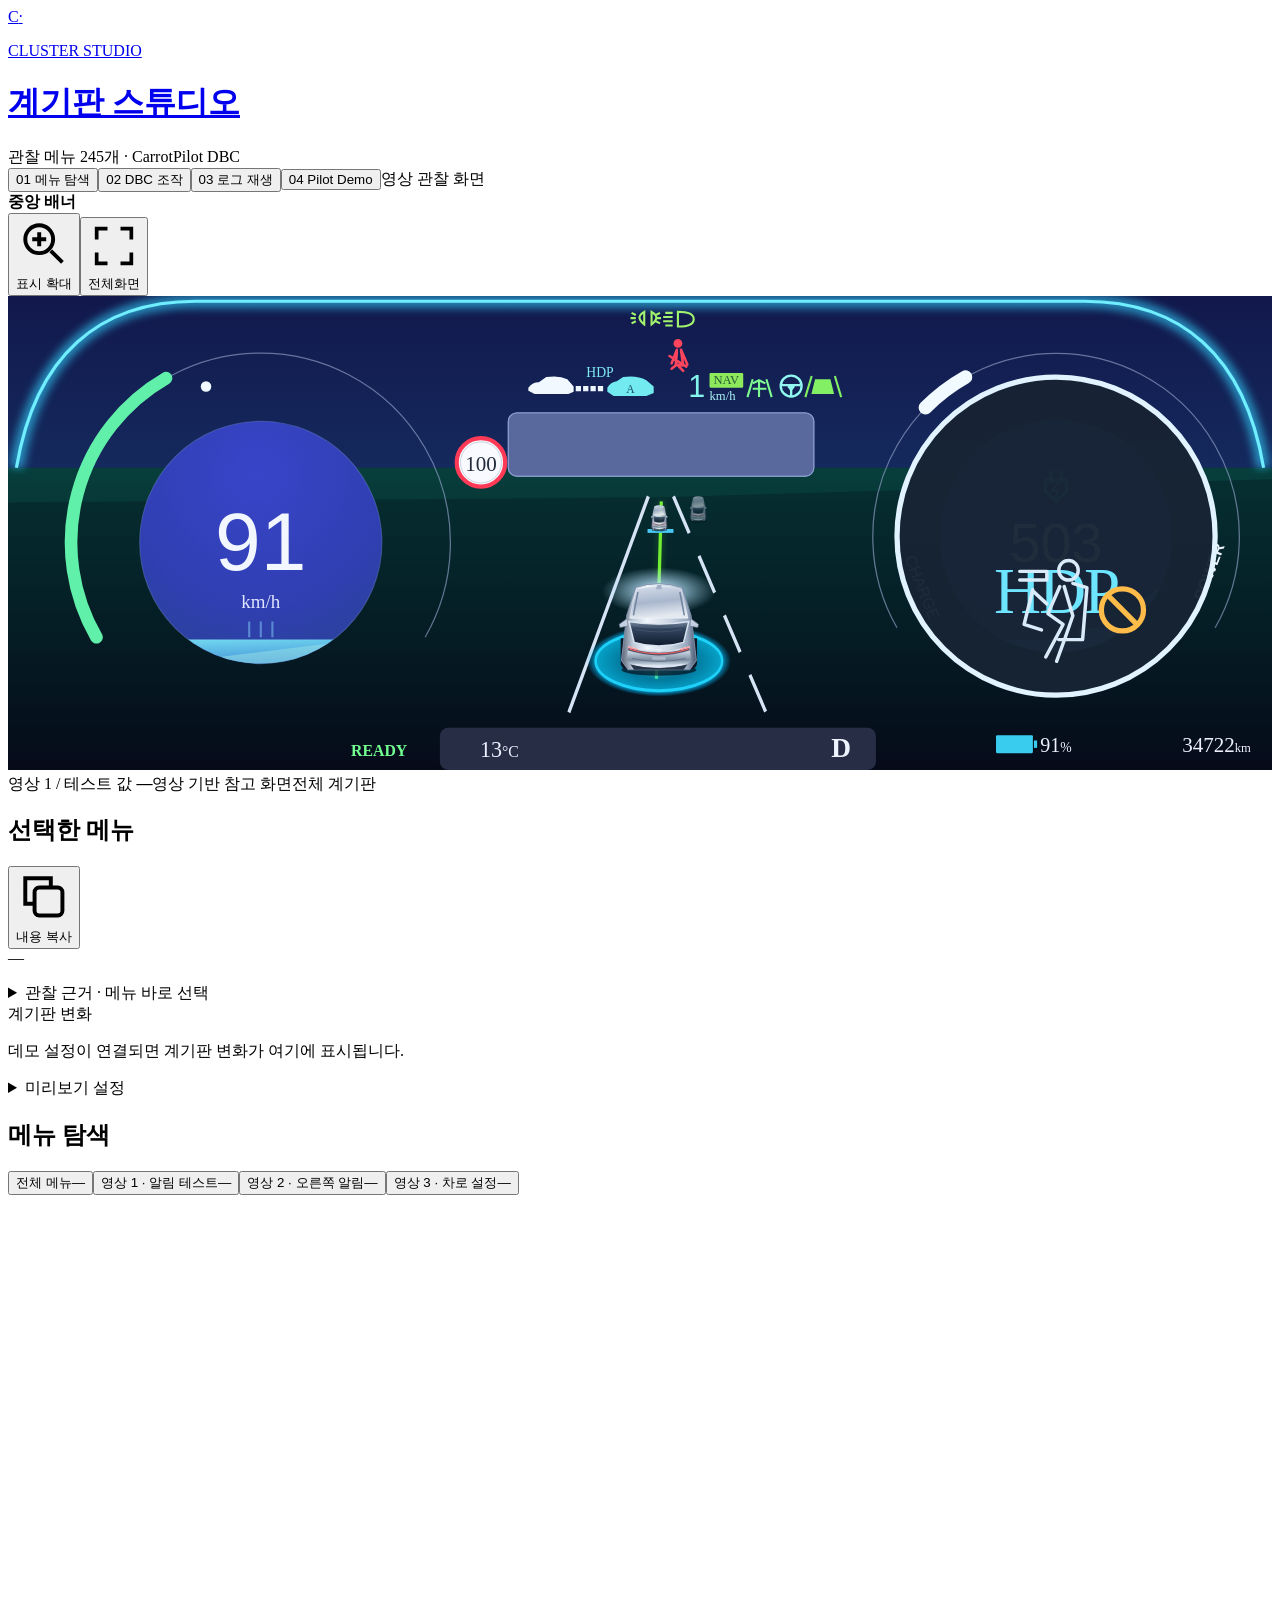
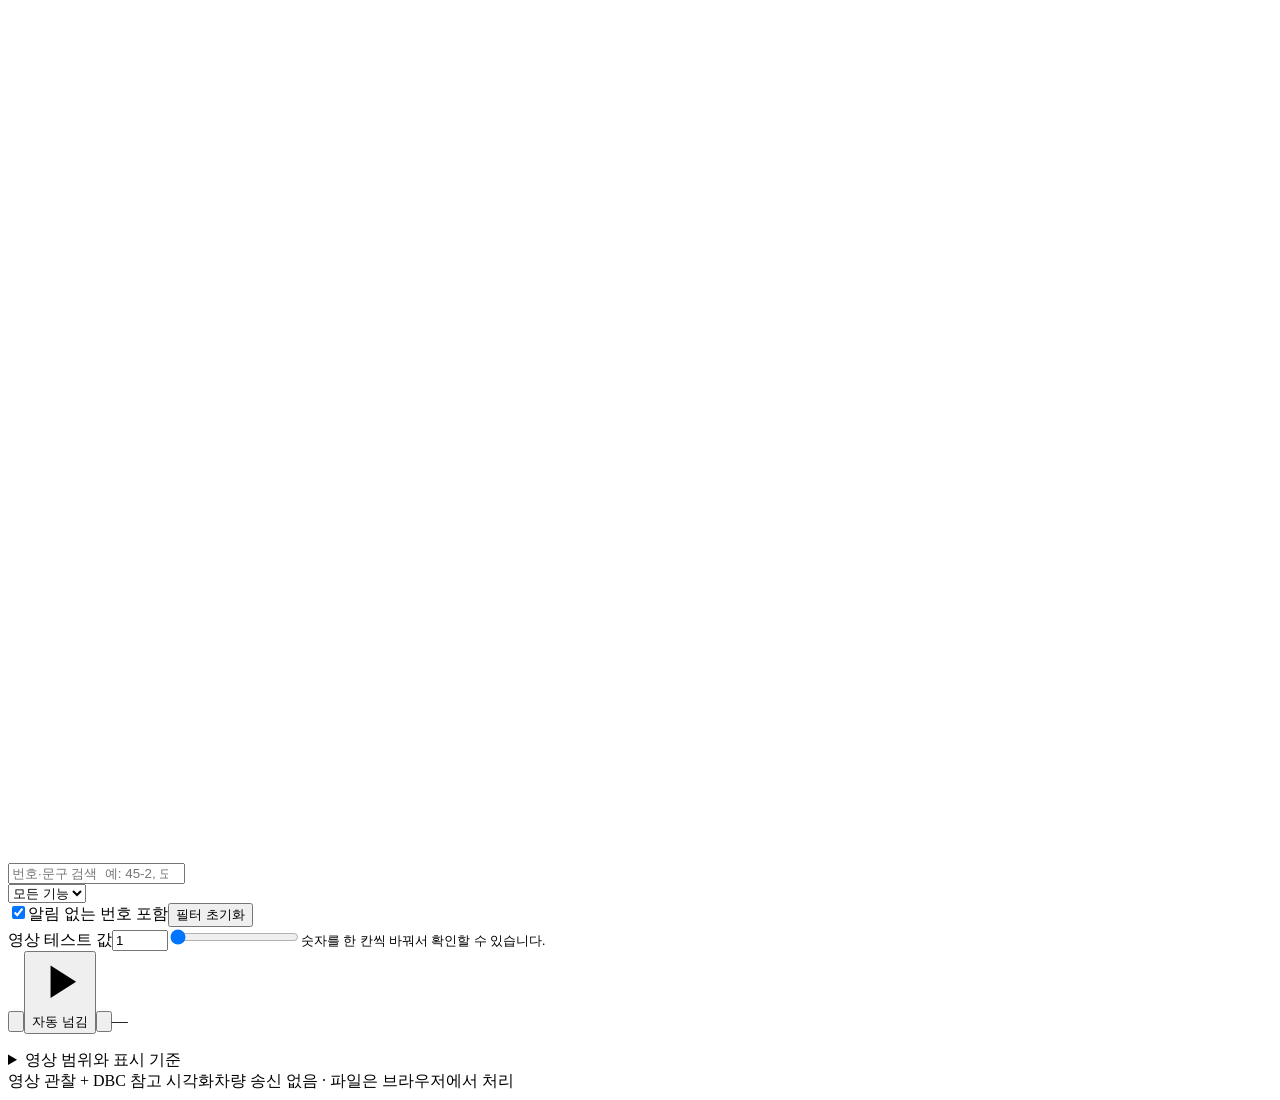
<file: src/template.html>
<!doctype html>
<html lang="ko"><head><meta charset="utf-8"><meta name="viewport" content="width=device-width, initial-scale=1"><meta name="theme-color" content="#080e19"><title>계기판 스튜디오 · 메뉴 / DBC / CAN 로그</title><meta name="description" content="세 개의 촬영 영상에서 확인한 일반 경고, 주행 보조, HDP, 차로 설정을 번호별로 살펴보는 계기판 시뮬레이터."><style>__PROJECT_STYLE__</style></head>
<body><div class="app" id="cluster-app" data-mode="menu">
<header class="masthead"><a class="brand" href="#" aria-label="계기판 스튜디오 처음으로"><span class="brand-symbol" aria-hidden="true">C<span>·</span></span><div><p class="eyebrow">CLUSTER STUDIO</p><h1>계기판 스튜디오</h1></div></a><span class="source-tag"><span class="source-dot"></span>관찰 메뉴 245개 · CarrotPilot DBC</span></header>
<nav class="mode-nav" aria-label="작업 모드"><button type="button" data-mode="menu" aria-pressed="true"><span class="mode-number">01</span> 메뉴 탐색</button><button type="button" data-mode="dbc" aria-pressed="false"><span class="mode-number">02</span> DBC 조작</button><button type="button" data-mode="log" aria-pressed="false"><span class="mode-number">03</span> 로그 재생</button><button type="button" data-mode="pilot" aria-pressed="false"><span class="mode-number">04</span> Pilot Demo</button><span class="workspace-status" id="workspace-status">영상 관찰 화면</span></nav>
<main class="workspace"><div class="preview-column"><section class="stage-card" id="stage-card" aria-label="계기판 미리보기"><div class="stage-toolbar"><div class="stage-heading"><span class="live-dot" aria-hidden="true"></span><strong id="surface-title">중앙 배너</strong></div><div class="stage-actions"><button class="ghost-btn" type="button" id="focus-btn" aria-pressed="false"><svg viewBox="0 0 24 24" fill="none" stroke="currentColor" stroke-width="1.7" aria-hidden="true"><circle cx="10" cy="10" r="6"/><path d="m15 15 5 5M7 10h6m-3-3v6"/></svg><span>표시 확대</span></button><button class="ghost-btn" type="button" id="fullscreen-btn" aria-label="계기판 전체화면"><svg viewBox="0 0 24 24" fill="none" stroke="currentColor" stroke-width="1.7" aria-hidden="true"><path d="M4 9V4h5m6 0h5v5m0 6v5h-5M9 20H4v-5"/></svg><span>전체화면</span></button></div></div><div class="cluster-wrap" id="cluster-wrap"><svg class="cluster-svg" id="cluster-svg" viewBox="0 0 1200 450" role="img" aria-labelledby="cluster-title cluster-desc">
        <title id="cluster-title">전체 메뉴 계기판 미리보기</title><desc id="cluster-desc">영상에서 확인한 메뉴의 계기판 표시 예시입니다.</desc>
        <defs>
          <linearGradient id="screen-bg" x2="0" y2="1"><stop stop-color="#12184c"/><stop offset=".42" stop-color="#152c60"/><stop offset="1" stop-color="#080b1c"/></linearGradient>
          <linearGradient id="land-bg" x2="0" y2="1"><stop stop-color="#073e3c"/><stop offset=".55" stop-color="#052328"/><stop offset="1" stop-color="#070a19"/></linearGradient>
          <radialGradient id="dial-fill" cx=".48" cy=".22" r=".9"><stop stop-color="#3845c9"/><stop offset=".6" stop-color="#303fb2"/><stop offset="1" stop-color="#284393"/></radialGradient>
          <linearGradient id="dial-foot" x2=".3" y2="1"><stop stop-color="#76ddf2"/><stop offset="1" stop-color="#3c89d4"/></linearGradient>
          <linearGradient id="car-metal"><stop stop-color="#5b6577"/><stop offset=".15" stop-color="#bdc9d8"/><stop offset=".34" stop-color="#f0f4fb"/><stop offset=".65" stop-color="#cbd5e3"/><stop offset=".88" stop-color="#98a8bf"/><stop offset="1" stop-color="#48566d"/></linearGradient>
          <linearGradient id="car-roof" x2=".2" y2="1"><stop stop-color="#d6deeb"/><stop offset=".55" stop-color="#a9b7cd"/><stop offset="1" stop-color="#e4e9f0"/></linearGradient>
          <linearGradient id="windscreen" x2="0" y2="1"><stop stop-color="#7b8ca4"/><stop offset=".28" stop-color="#33465f"/><stop offset="1" stop-color="#101b2d"/></linearGradient>
          <linearGradient id="car-tail" x2="0" y2="1"><stop stop-color="#fafcff"/><stop offset=".35" stop-color="#bac8d8"/><stop offset=".7" stop-color="#7b8c9f"/><stop offset="1" stop-color="#dce6f3"/></linearGradient>
          <radialGradient id="halo"><stop stop-color="#9eeaff" stop-opacity=".8"/><stop offset=".5" stop-color="#00c6ff" stop-opacity=".55"/><stop offset=".86" stop-color="#07cfff" stop-opacity=".75"/><stop offset="1" stop-color="#00aaff" stop-opacity="0"/></radialGradient>
          <radialGradient id="car-headlight"><stop stop-color="#fff" stop-opacity=".95"/><stop offset=".4" stop-color="#b8e6ff" stop-opacity=".65"/><stop offset="1" stop-color="#b8e6ff" stop-opacity="0"/></radialGradient>
          <filter id="light-glow" x="-100%" y="-100%" width="300%" height="300%"><feGaussianBlur stdDeviation="4"/></filter>
          
          <clipPath id="screen-clip"><rect width="1200" height="450"/></clipPath>
          <clipPath id="left-dial-clip"><circle cx="240" cy="234" r="115"/></clipPath>
          <clipPath id="right-dial-clip"><circle cx="995" cy="228" r="110"/></clipPath>
          <symbol id="vehicle" viewBox="0 0 130 150" preserveAspectRatio="none">
            <ellipse cx="65" cy="138" rx="50" ry="9" fill="#010711" opacity=".65"/>
            <path d="M14 91v39q3 8 10 7h6V91Zm86 0v46h7q9-1 9-9V91Z" fill="#101725"/>
            <path d="M15 124 22 57 34 15Q65 4 96 15l12 42 7 67-9 14H24Z" fill="url(#car-metal)" stroke="#7a8ca7" stroke-width="1.4"/>
            <path d="m35 18-9 43 78 0-9-43Q65 9 35 18Z" fill="url(#car-roof)" stroke="#f5f8ff" stroke-opacity=".65"/>
            <path d="m37 22-6 35m62-35 6 35" fill="none" stroke="#71839e" stroke-width="2"/>
            <path d="M61 18h8l-1-7h-5Z" fill="#a3b0c5"/>
            <path d="M25 66q40 8 80 0l-7 31q-33 11-66 0Z" fill="url(#windscreen)" stroke="#d9e3f0" stroke-width="2"/>
            <path d="M32 72q33 7 66 0M34 78q31 7 62 0" fill="none" stroke="#8598ae" opacity=".3"/>
            <path d="M24 103q41 14 82 0l2 22-9 7H31l-9-7Z" fill="url(#car-tail)"/>
            <path d="M24 107q41 15 82 0" fill="none" stroke="#4b5265" stroke-width="4"/>
            <path d="M25 107q40 14 80 0" fill="none" stroke="#eb5b62" stroke-width="1.8"/>
            <path d="m24 104 13 4m56 0 13-4" stroke="#ff9c9d" stroke-width="2"/>
            <path d="M29 121q36 9 72 0" fill="none" stroke="#65758b" stroke-width="1.5"/>
            <path d="M27 130q38 11 76 0l-5 8H32Z" fill="#273648"/>
            <path d="M33 130q32 7 64 0" fill="none" stroke="#dde8f4" stroke-width="2"/>
            <rect x="56" y="118" width="18" height="5" rx="1" fill="#aebac9"/>
            <ellipse cx="65" cy="109" rx="4" ry="1.5" fill="none" stroke="#f2f6fc"/>
            <path d="m22 62-10 8 1 5 10-2m85-11 10 8-1 5-10-2" fill="#c4d0e1" stroke="#596b83"/>
          </symbol>
          <symbol id="steering" viewBox="0 0 30 30"><circle cx="15" cy="15" r="11" fill="none" stroke="currentColor" stroke-width="2.5"/><path d="M5 14h20M15 15v11m-3-11 3 4 3-4" fill="none" stroke="currentColor" stroke-width="2.5"/></symbol>
          <symbol id="person-seat" viewBox="0 0 100 105"><g fill="none" stroke="currentColor" stroke-width="3.2" stroke-linecap="round" stroke-linejoin="round"><circle cx="61" cy="14" r="9"/><path d="m53 29-11 25 14 10-16 30m17-65 8 27-7 20-8 22M28 32l-8 32 16 5m29-43 13 4-4 48H52M16 15h25v8H16m12 10 13 12"/></g></symbol>
        <linearGradient id="camera-sky" x2="0" y2="1"><stop stop-color="#6584a1"/><stop offset=".5" stop-color="#a4b2ba"/><stop offset=".51" stop-color="#657078"/><stop offset="1" stop-color="#3b434e"/></linearGradient><clipPath id="camera-clip"><circle cx="980" cy="272" r="148"/></clipPath></defs>
        <g clip-path="url(#screen-clip)">
          <rect width="1200" height="450" fill="url(#screen-bg)"/>
          <path d="M0 163H1200V450H0Z" fill="url(#land-bg)"/>
          <path d="M0 196 620 191 1200 174V450H0Z" fill="#040e1c" opacity=".28"/>
          <path id="top-glow" d="M8 163C26 56 87 5 178 5H1022C1113 5 1174 56 1192 163" fill="none" stroke="#30d4ff" stroke-width="13" opacity=".6" filter="url(#light-glow)"/>
          <path id="top-line" d="M8 163C26 56 87 5 178 5H1022C1113 5 1174 56 1192 163" fill="none" stroke="#70eeff" stroke-width="3"/>
          <g opacity=".65" stroke="#93a2c8" stroke-width="1.2" fill="none"><path d="M84 324A180 180 0 1 1 396 324"/><path d="M844 315A174 174 0 1 1 1146 315"/></g>
          <path d="M84 324A180 180 0 0 1 150 78" fill="none" stroke="#60f0aa" stroke-width="12" stroke-linecap="round"/>
          <circle cx="188" cy="86" r="5" fill="#f1fbff"/>
          <circle cx="240" cy="234" r="115" fill="url(#dial-fill)" stroke="#7188d4" stroke-opacity=".4"/>
          <g clip-path="url(#left-dial-clip)"><path d="M120 326H360V355H120Z" fill="url(#dial-foot)"/><path d="m151 349 185-23h24v25Z" fill="#99e4e7" opacity=".5"/></g>
          <text id="speed-text" font-family="Segoe UI,Arial,sans-serif" x="240" y="260" text-anchor="middle" font-size="78" font-weight="300" fill="#f2f6ff">91</text>
          <text x="240" y="296" text-anchor="middle" font-size="18" fill="#e0e6ff">km/h</text>
          <path d="M229 309v15m11-15v15m11-15v15" stroke="#79bcf0" stroke-width="2" opacity=".6"/>
          <g id="range-dial" font-family="Segoe UI,Arial,sans-serif">
            <circle cx="995" cy="228" r="110" fill="url(#dial-fill)" stroke="#7188d4" stroke-opacity=".4"/>
            <g clip-path="url(#right-dial-clip)"><path d="M877 326h139v-11h26v-13h19l45-36v80H877Z" fill="#5899f2"/><path d="M877 336h139v-10h29v-12h20l41-29v61H877Z" fill="#91c0ff" opacity=".4"/></g>
            <g transform="translate(995 180)" stroke="#50e1ff" stroke-width="3" fill="none" stroke-linejoin="round"><path d="M-5-14v12m10-12v12M-10-5h20v10L0 15-10 5Z"/><path d="m2-3-6 8h6l-3 7" stroke-width="2"/></g>
            <text x="995" y="253" fill="#f0f5ff" text-anchor="middle" font-size="53" font-weight="400">503</text>
            <text x="995" y="285" fill="#dce4ff" text-anchor="middle" font-size="18">km</text>
            <text transform="translate(851 249) rotate(68)" fill="#b4edff" font-size="15">CHARGE</text>
            <text transform="translate(1135 290) rotate(-69)" fill="#edf4ff" font-size="15" font-weight="600">POWER</text>
            <path d="M871 106A174 174 0 0 1 909 77" fill="none" stroke="#f0faff" stroke-width="13" stroke-linecap="round"/>
          </g>
          <g id="road-scene" transform="translate(159  -25) scale(.77 .936)">
  <g id="lane-lines">
    <path id="lane-left-fill" d="M550 230 583 230 485 449 360 449Z" fill="#82ef39" opacity=".26" style="display:none"/>
    <path id="lane-right-fill" d="M614 230 647 230 853 449 728 449Z" fill="#82ef39" opacity=".26" style="display:none"/>
    <path id="lane-center-fill" d="M583 230 614 230 728 449 485 449Z" fill="#82ef39" opacity=".24" style="display:none"/>
    <path id="lane-left" class="road-dashes" d="M583 230 485 449" fill="none" stroke="#d6e4f5" stroke-width="4"/>
    <path id="lane-right" class="road-dashes" d="M614 230 728 449" fill="none" stroke="#d6e4f5" stroke-width="4" stroke-dasharray="42 26"/>
    <path id="lane-left-double" class="road-dashes" d="M577 230 472 449" fill="none" stroke="#d6e4f5" stroke-width="3" style="display:none"/>
    <path id="lane-right-double" class="road-dashes" d="M620 230 741 449" fill="none" stroke="#d6e4f5" stroke-width="3" style="display:none"/>
  </g>
  <path id="drive-path-glow" d="M599 235 593 415" fill="none" stroke="#6be72c" stroke-width="7" opacity=".18" filter="url(#light-glow)"/>
  <path id="drive-path" d="M599 235 593 415" fill="none" stroke="#72ef33" stroke-width="4"/>
  <path d="M582 265h32" stroke="#48c7f0" stroke-width="4"/>
  <g id="surrounding-cars" opacity=".55"><use href="#vehicle" x="632" y="228" width="25" height="29"/></g>
  <use id="lead-car" class="lead-car" href="#vehicle" x="584" y="237" width="25" height="29" opacity=".95"/>
  <path id="lane-arrow-left" d="M579 355q-63-34-100-8m13-18-17 19 24 9" fill="none" stroke="#7ce842" stroke-width="7" stroke-linecap="round" stroke-linejoin="round" style="display:none"/>
  <path id="lane-arrow-right" d="M617 355q63-34 100-8m-13-18 17 19-24 9" fill="none" stroke="#7ce842" stroke-width="7" stroke-linecap="round" stroke-linejoin="round" style="display:none"/>
  <g id="wave-left" fill="none" stroke="#ff4f49" stroke-width="5" opacity=".9" style="display:none"><path d="M527 391q-27 25 0 49m-14-54q-36 29 0 60m-13-65q-44 34 0 71"/></g><g id="wave-right" fill="none" stroke="#ff4f49" stroke-width="5" opacity=".9" style="display:none"><path d="M665 391q27 25 0 49m14-54q36 29 0 60m13-65q44 34 0 71"/></g><g id="ego-group"><ellipse id="ego-aura" class="aura" cx="596" cy="397" rx="89" ry="36" fill="url(#halo)"/><ellipse id="ego-ring" class="aura" cx="596" cy="397" rx="78" ry="30" fill="none" stroke="#22d8ff" stroke-width="3" opacity=".9"/><ellipse cx="596" cy="326" rx="70" ry="24" fill="url(#car-headlight)"/><use href="#vehicle" x="536" y="312" width="120" height="102"/></g>
</g>
<g transform="translate(591 15)" stroke="#a2f36d" fill="none" stroke-width="2">
  <path d="M13 0Q4 5 13 12V0Zm7 0q9 5 0 12V0ZM1 1l4 2M0 6h5m-4 5 4-2m23-8-4 2m5 3h-5m4 5-4-2"/>
  <path d="M45 0q15 0 15 7t-15 7ZM40 1h-7m7 4h-9m9 4h-9m9 4h-7"/>
</g>
<g id="reference-seatbelt" transform="translate(630 43)" fill="none" stroke="#ff455d" stroke-width="2.4" stroke-linecap="round" stroke-linejoin="round"><circle cx="6" cy="2" r="3" fill="#ff455d"/><path d="m5 8-5 13m9-13 6 14M5 10l-1 12 7 1-2-14M0 26l5-4 6 6M-2 14l16 10"/></g>
          <g id="top-status" transform="translate(494 72)">
            <path d="M0 15q4-5 10-5l7-5q12-2 20 2l6 7v5l-5 2H6l-6-3Z" fill="#f1f8ff"/><path d="M45 16h27" stroke="#edf6ff" stroke-width="5" stroke-dasharray="5 2"/>
            <text id="top-system" x="55" y="5" font-size="13" fill="#7fecf5">HDP</text>
            <path d="M75 15q3-5 9-6l6-4q13-2 22 3l7 6v6l-7 3H81l-6-4Z" fill="#73eaf0"/>
            <text x="97" y="20" text-anchor="middle" font-size="11" fill="#184d61">A</text>
            <text id="test-value" font-family="Segoe UI,Arial,sans-serif" x="168" y="24" text-anchor="end" font-size="29" font-weight="400" fill="#83f5ed">1</text>
            <rect x="172" y="1" width="32" height="14" rx="1" fill="#8ee95d"/><text x="188" y="12" text-anchor="middle" font-size="12" fill="#265b37">NAV</text>
            <text x="172" y="27" font-size="12" fill="#adf7f5">km/h</text>
            <g transform="translate(213 7)" stroke="#7dfb91" fill="none" stroke-width="2"><path d="m0 0-5 17m18-17 5 17M0 9h13m-7-8v16"/><path d="m0 4 6-3 6 3"/></g>
            <use id="top-steering" href="#steering" x="236" y="0" width="27" height="27" style="color:#91f6f0"/>
            <path d="m269 4-6 20m28-20 6 20M273 8h13l3 12h-19Z" fill="#82ef64" stroke="#82ef64" stroke-width="2"/>
          </g>
          <g transform="translate(449 158)"><circle r="23" fill="#f8faff" stroke="#ff3a56" stroke-width="4"/><circle r="19.5" fill="none" stroke="#b8c5d2" stroke-width=".7"/><text id="speed-sign-text" y="8" text-anchor="middle" font-size="20" font-weight="400" fill="#222b3a">100</text></g>
          <g id="nav-banner"><rect x="475" y="111" width="290" height="60" rx="8" fill="#4c598e" stroke="#8c9ed0"/><path d="m494 145 0-14 12 0m-11 1 7-7m-7 7 7 7" stroke="#6cdeff" stroke-width="4" fill="none" stroke-linecap="round" stroke-linejoin="round"/><text x="518" y="150" font-size="22" fill="#f2f6ff">1.6 km</text><path d="M608 123v34" stroke="#90acc2" opacity=".5"/><text x="626" y="149" font-size="19" fill="#e1e9ff">좌회전</text></g>
          <g id="center-message"><rect id="center-box" x="475" y="111" width="290" height="60" rx="8" fill="#59699d" stroke="#9caee2" stroke-opacity=".65" stroke-width="1.2"/><text id="center-message-text" text-anchor="middle" fill="#f4f7ff" font-size="18" font-weight="400"></text></g>
          <g id="right-message" transform="translate(15 -44)"><circle cx="980" cy="272" r="151" fill="#172433" fill-opacity=".96" stroke="#e0f3ff" stroke-width="5" id="message-ring"/><text id="right-message-text" text-anchor="middle" fill="#f5f8ff" font-size="20" font-weight="400"></text><text id="right-hdp" x="980" y="345" text-anchor="middle" font-size="62" font-weight="500" letter-spacing="-2" fill="#6de5ff">HDP</text><use id="right-steering" href="#steering" x="931" y="287" width="98" height="98" style="color:#d9eaf8;display:none"/>
<g id="right-cruise" style="display:none" fill="none" stroke="#dcebf5" stroke-width="5" stroke-linecap="round"><path d="M930 351a51 51 0 1 1 100 0M980 340l26-28M941 324l8 5m27-37v11m42 18-9 6"/><circle cx="980" cy="340" r="7" fill="#dcebf5"/></g>
<g id="right-lead" style="display:none"><path d="M937 382 957 297m66 85-20-85" fill="none" stroke="#8d9eaf" stroke-width="3"/><use href="#vehicle" x="953" y="335" width="54" height="62"/><use href="#vehicle" x="962" y="289" width="36" height="42"/><path d="M980 286v-18m-8 8 8-9 8 9" stroke="#59e0ff" stroke-width="5" fill="none" stroke-linejoin="round"/></g>
<g id="right-triangle" style="display:none" fill="none" stroke="#ffd34d" stroke-width="5" stroke-linejoin="round"><path d="m980 290 52 86H928Z"/><path d="M980 318v27" stroke-linecap="round"/><circle cx="980" cy="360" r="3" fill="#ffd34d"/></g>
<g id="right-front-warning" style="display:none"><use href="#vehicle" x="941" y="318" width="78" height="90"/><path d="m980 268 29 48h-58Z" fill="none" stroke="#ffd34d" stroke-width="3.5" stroke-linejoin="round"/><path d="M980 283v14m0 7v2" stroke="#ffd34d" stroke-width="3.5" stroke-linecap="round"/></g>
<g id="right-pedal" style="display:none" fill="none" stroke="#dcebf5" stroke-width="3" stroke-linejoin="round"><rect x="925" y="294" width="37" height="70" rx="5"/><path d="M936 312h15m-7-7v14m-8 28h15"/><path d="m988 302 21 3-10 43 23 23q-3 13-16 8l-31-22 4-22Z"/><path d="m1007 294 19 6-8 31-19-6Z"/></g>
<g id="off-mark" transform="translate(1043 342)"><circle r="20" fill="#172433" stroke="#ffbc49" stroke-width="5"/><path d="m-13-13 26 26" stroke="#ffbc49" stroke-width="5"/></g><use id="attention-icon" href="#person-seat" x="929" y="290" width="103" height="108" style="color:#d9eaf8"/></g>
          <g id="camera-preview" transform="translate(15 -44)" style="display:none"><g clip-path="url(#camera-clip)"><circle cx="980" cy="272" r="149" fill="url(#camera-sky)"/><path d="M910 420 970 241l109 179" fill="#545b65"/><path d="M955 420 982 247m83 173-65-170" stroke="#f5f0d3" stroke-width="5"/><path d="M845 296 960 233m-131 52 126-63" stroke="#c9d7de" stroke-width="4"/><path d="M1105 296 1012 233m116 52-110-63" stroke="#aab5be" stroke-width="3"/><path d="M1038 420q-13-70 8-110l36-34 52 77v67Z" fill="#a4afbb"/><path d="m1064 310 15-21 31 47-40 1Z" fill="#303c4c"/></g><circle cx="980" cy="272" r="150" fill="none" stroke="#d0e5f4" stroke-width="3"/></g><g id="camera-left-preview" transform="translate(-740 -38)" style="display:none"><g clip-path="url(#camera-clip)"><circle cx="980" cy="272" r="149" fill="url(#camera-sky)"/><path d="M910 420 970 241l109 179" fill="#545b65"/><path d="M955 420 982 247m83 173-65-170" stroke="#f5f0d3" stroke-width="5"/><path d="M845 296 960 233m-131 52 126-63" stroke="#c9d7de" stroke-width="4"/><path d="M1105 296 1012 233m116 52-110-63" stroke="#aab5be" stroke-width="3"/><path d="M1038 420q-13-70 8-110l36-34 52 77v67Z" fill="#a4afbb"/><path d="m1064 310 15-21 31 47-40 1Z" fill="#303c4c"/></g><circle cx="980" cy="272" r="150" fill="none" stroke="#d0e5f4" stroke-width="3"/></g><path id="turn-arrow" d="M1065 93h45m-16-13 17 13-17 13" stroke="#88ef41" stroke-width="7" fill="none" stroke-linecap="round" stroke-linejoin="round" style="display:none"/>
<g id="secondary-sign-camera" transform="translate(449 220)" style="display:none"><circle r="19" fill="#f0f4fa" stroke="#ff3a56" stroke-width="4"/><path d="M-10-7h15v14h-15Zm15 3 8-3V7L5 4Z" fill="#536273"/></g>
<g id="secondary-sign-exclamation" transform="translate(449 220)" style="display:none"><path d="m0-22 23 39h-46Z" fill="#ffe66b" stroke="#ff5545" stroke-width="3.5" stroke-linejoin="round"/><path d="M0-8V4m0 7v1" stroke="#364454" stroke-width="4" stroke-linecap="round"/></g>
<g id="secondary-sign-right-bend" transform="translate(449 220)" style="display:none"><path d="m0-22 23 39h-46Z" fill="#ffe66b" stroke="#ff5545" stroke-width="3.5" stroke-linejoin="round"/><path d="M-5 11V-2H7m-4-5 5 5-5 5" fill="none" stroke="#364454" stroke-width="3" stroke-linejoin="round"/></g>
<g id="secondary-sign-zigzag" transform="translate(449 220)" style="display:none"><path d="m0-22 23 39h-46Z" fill="#ffe66b" stroke="#ff5545" stroke-width="3.5" stroke-linejoin="round"/><path d="m-6 10 10-8-8-6 8-5m-6 0h6v6" fill="none" stroke="#364454" stroke-width="3" stroke-linejoin="round"/></g>
<g id="ipedal-mark" fill="#a1e84b" font-size="10" font-weight="650" text-anchor="middle" style="display:none"><text x="1080" y="409">i-PEDAL</text><text x="1080" y="421" fill="#c4ebff">MAX</text></g><g id="status-footer"><rect x="410" y="410" width="414" height="40" rx="8" fill="#262d45"/><text x="448" y="438" font-size="21" fill="#edf0ff">13<tspan font-size="15">°C</tspan></text><text x="791" y="438" text-anchor="middle" font-size="26" fill="#eef5ff" font-weight="600">D</text><text x="379" y="437" text-anchor="end" font-size="15" font-weight="600" fill="#73ff90">READY</text><rect x="938" y="417" width="35" height="17" rx="1" fill="#39ccef"/><rect x="974" y="422" width="3" height="7" fill="#39ccef"/><text x="980" y="433" font-size="19" fill="#eff1ff">91<tspan font-size="13">%</tspan></text><text x="1180" y="433" text-anchor="end" font-size="20" fill="#eef0ff">34722<tspan font-size="12">km</tspan></text></g>
        </g>
      </svg></div><div class="stage-caption"><span><span class="caption-key" id="stage-source">영상 1</span> / <span id="value-label">테스트 값</span> <strong class="caption-code" id="stage-code">—</strong></span><span class="secondary-caption">영상 기반 참고 화면</span><span id="zoom-caption">전체 계기판</span></div></section>
<div class="preview-info"><section class="message-panel" aria-labelledby="selected-heading"><div class="panel-top"><h2 id="selected-heading">선택한 메뉴</h2><button class="ghost-btn" id="copy-btn" type="button"><svg viewBox="0 0 24 24" fill="none" stroke="currentColor" stroke-width="1.7" aria-hidden="true"><rect x="8" y="8" width="12" height="12" rx="2"/><path d="M15 8V4H4v11h4"/></svg>내용 복사</button></div><div class="selection"><div class="current-meta"><span class="code-badge" id="selected-code">—</span><span class="type-badge" id="selected-group"></span><span class="type-badge" id="selected-kind"></span></div><p class="current-text" id="current-text" aria-live="polite"></p><p class="selected-note" id="selected-note"></p><details class="selection-details"><summary>관찰 근거 · 메뉴 바로 선택</summary><label class="select-label" for="message-select">번호나 내용을 선택하면 계기판 표시가 바뀝니다.</label><select id="message-select" aria-label="계기판 메뉴 선택"></select><div class="source-line"><span id="source-file"></span><span class="dot">·</span><span id="source-time"></span><span class="dot">·</span><span id="source-surface"></span></div></details></div>
</section><section class="pilot-feedback"><span>계기판 변화</span><p id="pilot-difference" role="status">데모 설정이 연결되면 계기판 변화가 여기에 표시됩니다.</p></section><section class="change-panel" id="change-panel" hidden><div class="panel-top"><h2>바뀐 신호</h2><span class="count" id="change-count">0개</span></div><div id="can-changes" class="change-list"><p class="muted">신호를 적용하거나 예제 프레임을 넘겨 보세요.</p></div><p class="mapping-note">참고 시각화 · 실차 동작과의 대응은 미검증</p></section><details class="preview-settings"><summary>미리보기 설정</summary><div class="drive-controls"><label class="speed-label" for="speed-range"><span>모의 주행속도</span><strong id="speed-control-value">91</strong><small>km/h</small></label><input type="range" min="0" max="130" value="91" step="1" id="speed-range" aria-label="모의 주행속도"><button type="button" class="ghost-btn" id="motion-btn" aria-pressed="false">차로 움직임</button></div></details></div></div><aside class="control-column" aria-label="계기판 조작"><section id="mode-menu-panel" class="browse-panel" aria-labelledby="list-heading"><div class="panel-top"><h2 id="list-heading">메뉴 탐색</h2><span class="count" id="list-count"></span></div><nav class="bank-nav" role="tablist" aria-label="원본 영상 선택"><button type="button" class="bank-tab" data-bank="all" role="tab" aria-selected="true"><span>전체 메뉴</span><span class="bank-count" data-bank="all">—</span></button><button type="button" class="bank-tab" data-bank="v1" role="tab" aria-selected="false"><span>영상 1 · 알림 테스트</span><span class="bank-count" data-bank="v1">—</span></button><button type="button" class="bank-tab" data-bank="v2" role="tab" aria-selected="false"><span>영상 2 · 오른쪽 알림</span><span class="bank-count" data-bank="v2">—</span></button><button type="button" class="bank-tab" data-bank="lanes" role="tab" aria-selected="false"><span>영상 3 · 차로 설정</span><span class="bank-count" data-bank="lanes">—</span></button></nav><div class="browse-search"><div class="search-field"><svg viewBox="0 0 24 24" fill="none" stroke-width="1.7" aria-hidden="true"><circle cx="10" cy="10" r="6"/><path d="m15 15 5 5"/></svg><input class="search-input" id="search-input" type="search" placeholder="번호·문구 검색  예: 45-2, 도어, SCC" aria-label="번호 또는 문구 검색"></div><div class="filter-row"><select id="category-select" aria-label="기능별 분류"><option value="all">모든 기능</option></select></div><div class="filter-options"><label><input type="checkbox" id="include-empty" checked>알림 없는 번호 포함</label><button type="button" id="reset-filters" class="text-btn">필터 초기화</button></div></div><div class="code-controls" id="code-controls"><label for="code-input" id="code-range-label">영상 테스트 값</label><input type="number" id="code-input" min="0" max="254" value="1" aria-label="테스트 번호 직접 입력"><input type="range" id="code-range" min="0" max="254" value="1" step="1" aria-label="테스트 번호 조절"><small>숫자를 한 칸씩 바꿔서 확인할 수 있습니다.</small></div>
<div class="playback"><button type="button" class="nav-btn" id="prev-btn" aria-label="이전 메뉴"><svg viewBox="0 0 24 24" fill="none" stroke="currentColor" stroke-width="1.8" aria-hidden="true"><path d="m14 5-7 7 7 7"/></svg></button><button type="button" class="play-btn" id="play-btn" aria-pressed="false"><svg id="play-svg" viewBox="0 0 24 24" fill="currentColor" aria-hidden="true"><path d="m8 5 11 7-11 7Z"/></svg><span id="play-label">자동 넘김</span></button><button type="button" class="nav-btn" id="next-btn" aria-label="다음 메뉴"><svg viewBox="0 0 24 24" fill="none" stroke="currentColor" stroke-width="1.8" aria-hidden="true"><path d="m10 5 7 7-7 7"/></svg></button><span class="position" id="position">—</span></div><div class="play-progress" aria-hidden="true"><span id="play-progress"></span></div>
<p class="filter-summary" id="filter-summary"></p><div class="message-list" id="message-list" role="tabpanel" aria-label="선택 가능한 전체 메뉴"></div></section><section class="can-panel" id="can-panel" aria-labelledby="can-heading" hidden>
  <div class="panel-top"><div><p class="eyebrow">CARROTPILOT</p><h2 id="can-heading">DBC 신호 조작</h2></div><button type="button" class="text-btn" id="can-clear">초기화</button></div>
  <p class="panel-intro" id="can-intro">바꿀 표시를 고르고 값을 적용해 보세요.</p>
  <div class="can-start"><button type="button" class="ghost-btn" id="can-demo">예제 4프레임 열기 <span aria-hidden="true">↗</span></button><span>합성 데이터</span></div>
  <div id="log-controls" hidden>
    <label class="file-drop">CAN 로그 불러오기 <span>candump · JSONL / 최대 4 MB</span><input type="file" id="can-file" accept=".log,.txt,.jsonl" aria-label="로그 파일"></label>
    <div class="log-timeline"><div class="log-top"><label>버스 <select id="can-bus" disabled></select></label><strong id="can-frame-count">0 / 0</strong></div><input type="range" id="can-frame" min="0" max="0" value="0" disabled aria-label="CAN 로그 프레임"><div class="log-buttons"><button class="ghost-btn" type="button" id="can-prev" disabled>← 이전</button><button class="play-btn" type="button" id="can-play" disabled aria-pressed="false">자동 재생</button><button class="ghost-btn" type="button" id="can-next" disabled>다음 →</button></div><p class="log-help">자동 재생은 1초 간격입니다.</p></div>
  </div>
  <div id="signal-controls">
    <div class="quick-signals" aria-label="자주 쓰는 신호">
      <button type="button" data-signal="LANELINE_LEFT">왼쪽 차선</button><button type="button" data-signal="LANELINE_RIGHT">오른쪽 차선</button><button type="button" data-signal="ALERTS_4">중앙 알림</button><button type="button" data-signal="ALERTS_5">오른쪽 알림</button><button type="button" data-signal="HDA_ICON">HDA / HDP</button><button type="button" data-signal="CAR_CIRCLE">차량 주변 원</button>
    </div>
    <div class="can-fields"><label>CAN 메시지<select id="can-message"></select></label><label>신호 선택<select id="can-signal"></select></label><label class="check-label"><input type="checkbox" id="can-mapped" checked>화면에 반영되는 신호만</label></div>
    <div class="signal-editor"><div class="signal-title"><strong id="can-signal-name">왼쪽 차선</strong><span id="can-signal-effect" class="type-badge">참고 시각화</span></div><p id="can-signal-key" class="mono"></p><label class="select-label" for="can-value">원시 값 <span id="can-value-range"></span></label><div class="value-controls"><button type="button" class="ghost-btn" id="can-minus" aria-label="신호 값 1 감소">−</button><input type="number" id="can-value" step="1"><button type="button" class="ghost-btn" id="can-plus" aria-label="신호 값 1 증가">＋</button><button type="button" class="play-btn" id="can-apply">적용</button></div><div id="can-presets" class="value-presets" aria-label="신호 값 바로 적용"></div><p id="can-value-label"></p></div>
  </div>
  <p id="can-status" class="can-status" role="status">값을 적용하면 계기판과 변경 내역에 바로 반영됩니다.</p>
  <label class="preview-toggle"><input type="checkbox" id="can-enabled">계기판에 DBC 반영</label>
  <details class="advanced"><summary>신호 표 · 원시 프레임</summary><div class="advanced-body"><p id="can-definition" class="can-description"></p><label>CAN 데이터 · 16진수<textarea id="can-hex" rows="3" spellcheck="false"></textarea></label><button type="button" class="ghost-btn" id="can-decode">프레임 읽기</button><div class="can-table-wrap"><table class="can-table"><caption>현재 메시지 · 강조 행은 변경된 신호</caption><thead><tr><th>신호 / 메뉴</th><th>이전 → 현재</th><th>환산 / DBC 설명</th><th>화면</th></tr></thead><tbody id="can-values"></tbody></table></div></div></details>
  <details class="advanced"><summary>지원 형식과 해석 범위</summary><div class="advanced-body"><p>파일은 이 브라우저 안에서만 읽습니다. 차량에 전송하지 않습니다. 최대 4 MB / 지원 프레임 20,000개. rlog.zst는 직접 읽지 않습니다.</p><pre>(123.45) can0 161##1…64자리 HEX…
{"time":123.45,"bus":0,"address":353,"data":"…64자리 HEX…"}</pre><p>ALERTS_4·ALERTS_5는 DBC 열거값과 같은 번호의 영상 문구를 대조한 참고 표시입니다. 실차 대응 확정이 아닙니다. 40–44·49–51의 영상 매핑 미확정, 52번 번호 추정을 유지합니다. 위치 비율은 시연용입니다. CRC·카운터는 검증하거나 갱신하지 않습니다.</p><p id="can-source"></p></div></details>
</section><section id="pilot-panel" class="can-panel" hidden>
<div class="panel-top"><div><p class="eyebrow">PILOT DEMO</p><h2>데모와 계기판 함께 보기</h2></div><button id="pilot-reconnect" class="text-btn" type="button">다시 연결</button></div>
<p class="panel-intro">표시 테스트의 칸·값을 바꾸면 옆 계기판에 반영됩니다. 다른 주행 설정은 데모에서만 바뀝니다.</p>
<div class="pilot-controls"><label for="pilot-field">테스트 칸<input id="pilot-field" type="number" step="1" min="-1" max="173" value="45" required></label><label for="pilot-value">테스트 값<input id="pilot-value" type="number" step="1" min="-4" max="4095" value="8" required></label><button type="button" id="pilot-apply" class="play-btn" disabled>데모에 적용</button></div>
<p class="pilot-hint">예: 칸 45 / 값 8 → 왼쪽 점선 · 칸 21 / 값 240 → 연료 알림</p>
<p id="pilot-status" class="can-status" role="status">연결 대기 중</p><p id="pilot-effect" class="pilot-effect" aria-live="polite">신호 한 개를 적용한 합성 프레임으로 비교합니다.</p>
<div class="pilot-links"><span id="pilot-source">개발 버전</span><a href="https://demopilot.joongyu.co.kr/dev/" target="_blank" rel="noopener">데모 새 창 ↗</a></div>
<iframe id="pilot-frame" title="Pilot Demo 설정 화면" sandbox="allow-scripts allow-same-origin allow-forms allow-modals allow-downloads allow-popups"></iframe>
<p class="mapping-note">인터넷 연결 필요 · 설정은 데모 브라우저에 저장 · 차량 송신 없음</p>
</section></aside></main><details class="source-details"><summary>영상 범위와 표시 기준</summary><p><strong>포함한 범위</strong> — IMG_4952.mp4의 시험 값 0–254, IMG_4953.mp4의 시험 값 0–31, IMG_4955.mp4에서 확인한 차로 설정과 화면 변화를 담았습니다. 같은 기본 화면이 이어지는 구간은 목록에서 묶었으며, 숫자 입력으로 각 값을 선택할 수 있습니다.</p><p><strong>번호의 의미</strong> — 영상 1·2는 계기판 중앙의 작은 시험 숫자, 영상 3은 판독 가능한 휴대폰 메뉴·설정 값입니다. 서로 다른 번호 체계입니다. 확인되지 않은 휴대폰 메뉴에 40번 등을 임의로 붙이지 않았습니다. 번호가 읽히지 않는 변화는 ‘미확인’ 항목으로 남겼습니다.</p><p><strong>문구와 그래픽</strong> — 실제로 읽힌 문구는 원문을 유지했습니다. 차로 설정 설명은 화면 변화에 대한 해석이며 계기판 경고 문구가 아닙니다. 차선 위치·이동량과 카메라 화면은 변화를 보기 위한 도식입니다. 일부 경고·카메라는 해당 값과 같은 순간에 관찰되었으며, 번호와의 직접 연동까지 확인된 것은 아닙니다.</p><p>영상에 별도 알림이 없는 번호도 포함했습니다. 이는 해당 기능이 없다는 뜻이 아닙니다. 내비게이션 거리·목적지와 주변 차량은 주행에 따라 달라지므로 미리보기에서는 대표 그래픽을 사용합니다. 실제 차량의 작동 속도 기준을 나타내는 화면이 아닙니다. 기본 배경·차선 색·등화·안전벨트 아이콘은 추가로 제공된 계기판 사진의 대표 상태입니다. 1번 장면의 카메라 표지도 사진에서 함께 관찰된 표시이며, 번호가 해당 표시를 발생시켰다는 뜻이 아닙니다. 차량 도형은 직접 그린 SVG로 제조사 원본 3D 자산이 아닙니다.</p><p class="inventory-line"><span>전체 <strong id="total-count">—</strong>개 항목</span><span>문구 <strong id="message-count">—</strong></span><span>차로·화면 변화 <strong id="graphic-count">—</strong></span><span>알림 없는 구간 <strong id="empty-count">—</strong></span></p></details>
<footer class="footer"><span>영상 관찰 + DBC 참고 시각화</span><span>차량 송신 없음 · 파일은 브라우저에서 처리</span></footer></div><div class="toast" id="toast" role="status"></div><script id="message-data" type="application/json">__PROJECT_DATA__</script><script id="can-schema" type="application/json">__PROJECT_CAN_SCHEMA__</script><script>__PROJECT_CAN_CORE__</script><script>__PROJECT_JS__</script><script>__PROJECT_CAN_UI__</script><script>__PROJECT_PILOT_MODEL__</script><script>__PROJECT_PILOT_UI__</script></body></html>
</file>
